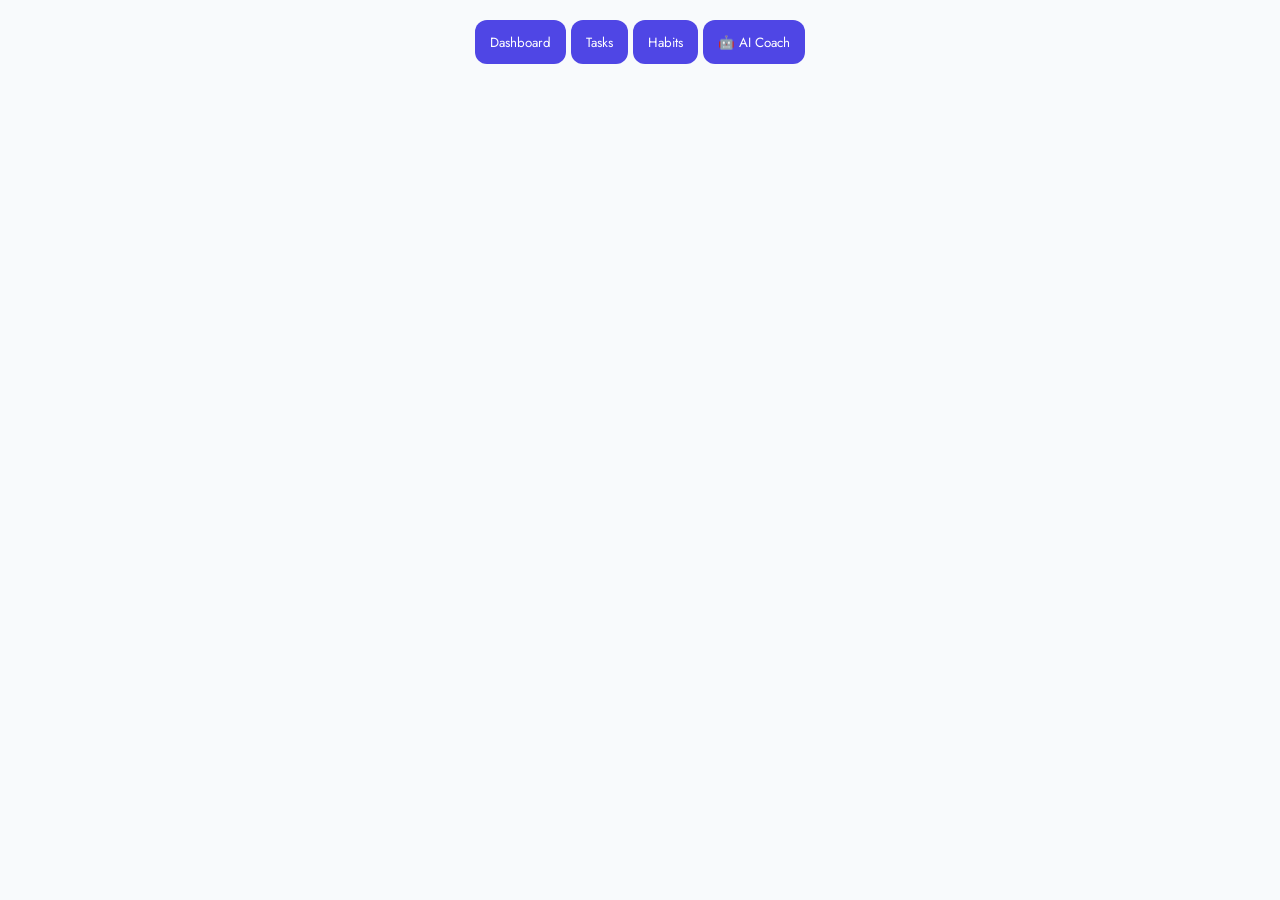
<file: www/ai-coach.html>
<!-- ===== AI STUDY COACH INTEGRATION GUIDE ===== -->
<!-- Add these script tags to your index.html BEFORE the closing </body> tag -->

<!-- AI Coach Core Modules -->
<script src="js/ai-coach/behaviorAnalyzer.js"></script>
<script src="js/ai-coach/weakSubjectDetector.js"></script>
<script src="js/ai-coach/productivityPredictor.js"></script>
<script src="js/ai-coach/examPreparationAdvisor.js"></script>
<script src="js/ai-coach/studyPatternAnalyzer.js"></script>
<script src="js/ai-coach/motivationGenerator.js"></script>
<script src="js/ai-coach/studyRecommendationEngine.js"></script>
<script src="js/ai-coach/aiCoachEngine.js"></script>
<script src="js/ai-coach/coachUIRenderer.js"></script>

<!-- Optional: Test Data Generator (for development only, remove in production) -->
<script src="js/ai-coach/testDataGenerator.js"></script>

<!-- Add this CSS link to your <head> section -->
<link rel="stylesheet" href="js/ai-coach/ai-coach.css">

<!-- ===== SAMPLE HTML STRUCTURE ===== -->
<!-- Add this to create an AI Coach dashboard page/tab -->

<!-- Option 1: As a separate tab in your navigation -->
<div class="tab-content" id="aiCoachTab" style="display: none;">
    <div id="aiCoachDashboard"></div>
</div>

<!-- Option 2: As a modal popup -->
<div id="aiCoachModal" class="modal" style="display: none;">
    <div class="modal-content">
        <span class="close-modal">&times;</span>
        <div id="aiCoachDashboard"></div>
    </div>
</div>

<!-- Option 3: As a dedicated page section -->
<section id="ai-coach-section" class="page-section">
    <div id="aiCoachDashboard"></div>
</section>

<!-- ===== EVENT DISPATCH INTEGRATION ===== -->
<!-- Add these event dispatches to your existing functions -->

<script>
// Example 1: After completing a focus session
function onFocusSessionComplete() {
    // Your existing code to save the focus session...
    
    // Trigger AI Coach update
    document.dispatchEvent(new Event('focusSessionCompleted'));
}

// Example 2: After completing a task
function markTaskAsComplete(taskId) {
    // Your existing code to mark task complete...
    
    // Trigger AI Coach update
    document.dispatchEvent(new Event('taskCompleted'));
}

// Example 3: After updating a habit
function updateHabit(habitId) {
    // Your existing code to update habit...
    
    // Trigger AI Coach update
    document.dispatchEvent(new Event('habitUpdated'));
}

// Example 4: After adding an exam
function addNewExam(examData) {
    // Your existing code to add exam...
    
    // Trigger AI Coach update
    document.dispatchEvent(new Event('examAdded'));
}

// Example 5: Show AI Coach dashboard when tab is clicked
document.getElementById('aiCoachTabButton').addEventListener('click', function() {
    // Show the AI Coach tab
    document.getElementById('aiCoachTab').style.display = 'block';
    
    // Render the dashboard (will use cached data if fresh)
    CoachUIRenderer.renderDashboard();
    
    // Optional: Force refresh
    // AICoachEngine.recalculateInsights('manual_refresh');
});
</script>

<!-- ===== QUICK START FOR TESTING ===== -->
<!-- Use these commands in the browser console to test -->

<script>
// Quick Test Commands (run in browser console after page loads)

// 1. Generate test data
// TestDataGenerator.generateAll();

// 2. View AI Coach data
// console.log(AICoachEngine.getCoachData());

// 3. Manually render dashboard
// CoachUIRenderer.renderDashboard();

// 4. Test with excellent student scenario
// TestDataGenerator.scenarios.excellentStudent();
// AICoachEngine.recalculateInsights();
// CoachUIRenderer.renderDashboard();

// 5. Clear all test data
// TestDataGenerator.clearAll();
</script>

<!-- ===== COMPLETE INTEGRATION EXAMPLE ===== -->
<!-- Full example showing complete integration -->

<!DOCTYPE html>
<html lang="en">
<head>
    <meta charset="UTF-8">
    <meta name="viewport" content="width=device-width, initial-scale=1.0">
    <title>Prodify - AI Study Coach</title>
    
    <!-- Your existing stylesheets -->
    <link rel="stylesheet" href="css/style.css">
    
    <!-- AI Coach CSS -->
    <link rel="stylesheet" href="js/ai-coach/ai-coach.css">
</head>
<body>
    <!-- Your existing navigation -->
    <nav>
        <button data-tab="dashboard">Dashboard</button>
        <button data-tab="tasks">Tasks</button>
        <button data-tab="habits">Habits</button>
        <button data-tab="ai-coach" id="aiCoachTabButton">🤖 AI Coach</button>
    </nav>
    
    <!-- Your existing tabs -->
    <div id="dashboard-tab" class="tab-content">
        <!-- Dashboard content -->
    </div>
    
    <div id="tasks-tab" class="tab-content" style="display: none;">
        <!-- Tasks content -->
    </div>
    
    <div id="habits-tab" class="tab-content" style="display: none;">
        <!-- Habits content -->
    </div>
    
    <!-- AI Coach Tab -->
    <div id="ai-coach-tab" class="tab-content" style="display: none;">
        <div id="aiCoachDashboard"></div>
    </div>
    
    <!-- Your existing scripts -->
    <script src="js/core/data.js"></script>
    <script src="js/core/ui.js"></script>
    <!-- ... other scripts ... -->
    
    <!-- AI Coach Scripts (load after core scripts) -->
    <script src="js/ai-coach/behaviorAnalyzer.js"></script>
    <script src="js/ai-coach/weakSubjectDetector.js"></script>
    <script src="js/ai-coach/productivityPredictor.js"></script>
    <script src="js/ai-coach/examPreparationAdvisor.js"></script>
    <script src="js/ai-coach/studyPatternAnalyzer.js"></script>
    <script src="js/ai-coach/motivationGenerator.js"></script>
    <script src="js/ai-coach/studyRecommendationEngine.js"></script>
    <script src="js/ai-coach/aiCoachEngine.js"></script>
    <script src="js/ai-coach/coachUIRenderer.js"></script>
    <script src="js/ai-coach/testDataGenerator.js"></script>
    
    <!-- Tab switching logic -->
    <script>
        // Handle tab switching
        document.querySelectorAll('[data-tab]').forEach(button => {
            button.addEventListener('click', function() {
                const tabName = this.getAttribute('data-tab');
                
                // Hide all tabs
                document.querySelectorAll('.tab-content').forEach(tab => {
                    tab.style.display = 'none';
                });
                
                // Show selected tab
                const selectedTab = document.getElementById(tabName + '-tab');
                if (selectedTab) {
                    selectedTab.style.display = 'block';
                    
                    // If AI Coach tab, render dashboard
                    if (tabName === 'ai-coach') {
                        CoachUIRenderer.renderDashboard();
                    }
                }
                
                // Update active button
                document.querySelectorAll('[data-tab]').forEach(btn => {
                    btn.classList.remove('active');
                });
                this.classList.add('active');
            });
        });
    </script>
</body>
</html>

<!-- ===== INTEGRATION CHECKLIST ===== -->
<!--
✅ Step 1: Add AI Coach CSS to <head>
✅ Step 2: Add AI Coach scripts before </body>
✅ Step 3: Create container <div id="aiCoachDashboard"></div>
✅ Step 4: Add event dispatches to existing functions
✅ Step 5: Add tab/button to navigate to AI Coach
✅ Step 6: Test with TestDataGenerator.generateAll()
✅ Step 7: Verify dashboard renders correctly
✅ Step 8: Remove testDataGenerator.js in production
-->

<!-- ===== CUSTOMIZATION OPTIONS ===== -->
<!--
1. Change cache duration:
   Edit CONFIG.CACHE_DURATION in aiCoachEngine.js

2. Modify analysis window:
   Edit CONFIG.ANALYSIS_WINDOW_DAYS in behaviorAnalyzer.js

3. Adjust recommendation count:
   Edit CONFIG.MAX_RECOMMENDATIONS in studyRecommendationEngine.js

4. Customize colors:
   Edit CONFIG.PRIORITY_COLORS in coachUIRenderer.js

5. Change auto-refresh interval:
   Edit CONFIG.CONFIG.REFRESH_INTERVAL in coachUIRenderer.js
-->
</file>
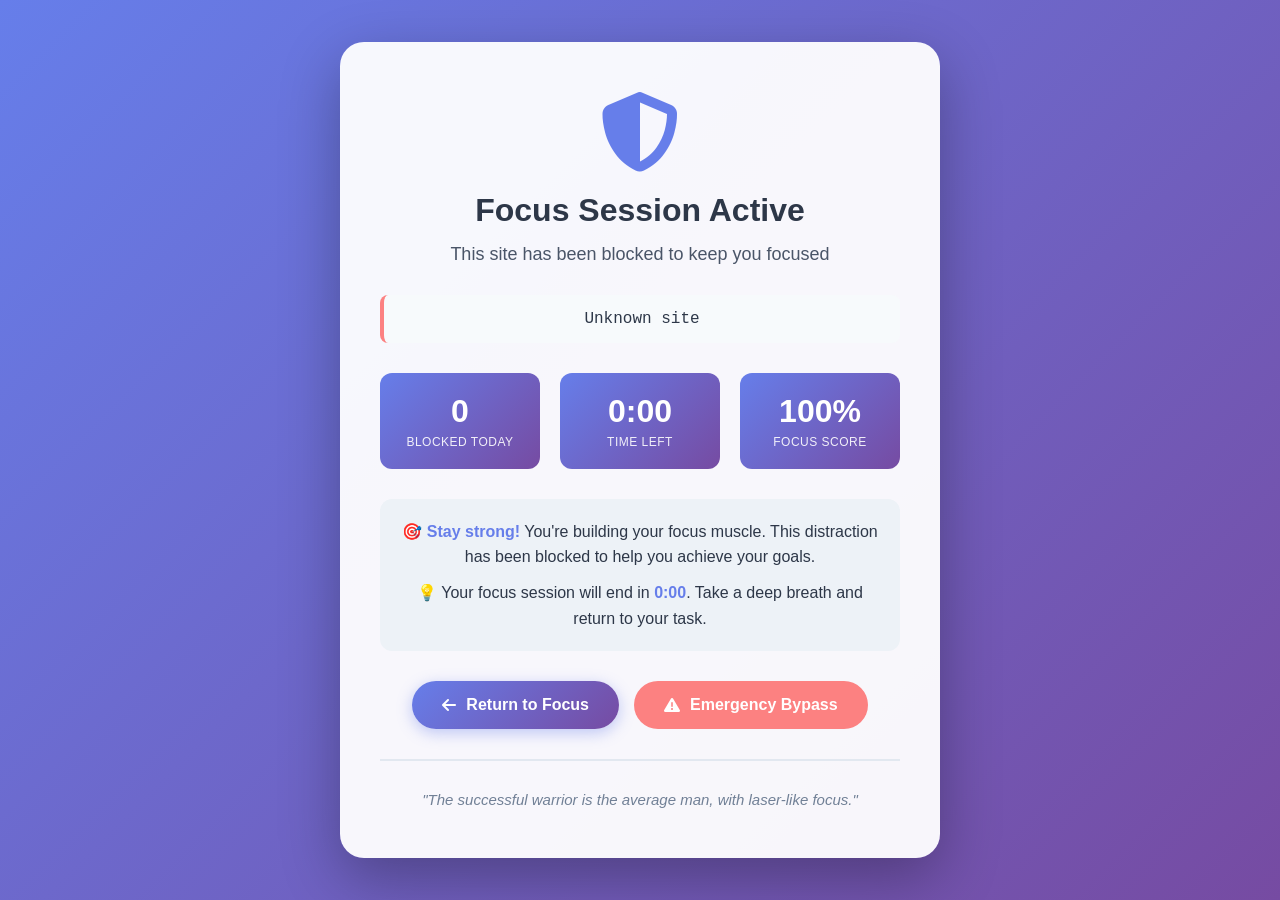
<file: www/focus-warning.html>
<!DOCTYPE html>
<html lang="en">
<head>
    <meta charset="UTF-8">
    <meta name="viewport" content="width=device-width, initial-scale=1.0">
    <title>Focus Session Active - Site Blocked</title>
    <link rel="stylesheet" href="https://cdnjs.cloudflare.com/ajax/libs/font-awesome/6.5.1/css/all.min.css">
    <style>
        * {
            margin: 0;
            padding: 0;
            box-sizing: border-box;
        }

        body {
            font-family: 'Segoe UI', Tahoma, Geneva, Verdana, sans-serif;
            background: linear-gradient(135deg, #667eea 0%, #764ba2 100%);
            min-height: 100vh;
            display: flex;
            align-items: center;
            justify-content: center;
            color: white;
            padding: 20px;
        }

        .warning-container {
            background: rgba(255, 255, 255, 0.95);
            border-radius: 24px;
            padding: 50px 40px;
            max-width: 600px;
            width: 100%;
            box-shadow: 0 20px 60px rgba(0, 0, 0, 0.3);
            text-align: center;
            animation: slideIn 0.4s ease-out;
        }

        @keyframes slideIn {
            from {
                opacity: 0;
                transform: translateY(-30px);
            }
            to {
                opacity: 1;
                transform: translateY(0);
            }
        }

        .shield-icon {
            font-size: 80px;
            color: #667eea;
            margin-bottom: 20px;
            animation: pulse 2s infinite;
        }

        @keyframes pulse {
            0%, 100% {
                transform: scale(1);
            }
            50% {
                transform: scale(1.05);
            }
        }

        h1 {
            color: #2d3748;
            font-size: 32px;
            margin-bottom: 15px;
            font-weight: 700;
        }

        .subtitle {
            color: #4a5568;
            font-size: 18px;
            margin-bottom: 30px;
        }

        .blocked-site {
            background: #f7fafc;
            border-left: 4px solid #fc8181;
            padding: 15px 20px;
            border-radius: 8px;
            margin: 25px 0;
            color: #2d3748;
            font-family: 'Courier New', monospace;
            font-size: 16px;
            word-break: break-all;
        }

        .stats-grid {
            display: grid;
            grid-template-columns: repeat(3, 1fr);
            gap: 20px;
            margin: 30px 0;
        }

        .stat-card {
            background: linear-gradient(135deg, #667eea 0%, #764ba2 100%);
            padding: 20px;
            border-radius: 12px;
            color: white;
        }

        .stat-value {
            font-size: 32px;
            font-weight: 700;
            display: block;
        }

        .stat-label {
            font-size: 12px;
            opacity: 0.9;
            text-transform: uppercase;
            letter-spacing: 0.5px;
            margin-top: 5px;
            display: block;
        }

        .message-box {
            background: #edf2f7;
            border-radius: 12px;
            padding: 20px;
            margin: 25px 0;
            color: #2d3748;
            line-height: 1.6;
        }

        .message-box strong {
            color: #667eea;
        }

        .actions {
            display: flex;
            gap: 15px;
            justify-content: center;
            margin-top: 30px;
        }

        button {
            padding: 15px 30px;
            border: none;
            border-radius: 50px;
            font-size: 16px;
            font-weight: 600;
            cursor: pointer;
            transition: all 0.3s ease;
            display: inline-flex;
            align-items: center;
            gap: 10px;
        }

        .btn-primary {
            background: linear-gradient(135deg, #667eea 0%, #764ba2 100%);
            color: white;
            box-shadow: 0 4px 15px rgba(102, 126, 234, 0.4);
        }

        .btn-primary:hover {
            transform: translateY(-2px);
            box-shadow: 0 6px 20px rgba(102, 126, 234, 0.6);
        }

        .btn-secondary {
            background: #e2e8f0;
            color: #4a5568;
        }

        .btn-secondary:hover {
            background: #cbd5e0;
        }

        .btn-danger {
            background: #fc8181;
            color: white;
        }

        .btn-danger:hover {
            background: #f56565;
        }

        .motivation-quote {
            margin-top: 30px;
            padding-top: 30px;
            border-top: 2px solid #e2e8f0;
            color: #718096;
            font-style: italic;
            font-size: 15px;
        }

        .timer {
            font-size: 48px;
            font-weight: 700;
            color: #667eea;
            margin: 20px 0;
        }

        @media (max-width: 640px) {
            .warning-container {
                padding: 30px 20px;
            }

            h1 {
                font-size: 24px;
            }

            .stats-grid {
                grid-template-columns: 1fr;
                gap: 10px;
            }

            .actions {
                flex-direction: column;
            }

            button {
                width: 100%;
            }
        }

        /* Loading animation */
        .loading {
            display: inline-block;
            width: 20px;
            height: 20px;
            border: 3px solid rgba(255,255,255,.3);
            border-radius: 50%;
            border-top-color: #fff;
            animation: spin 1s ease-in-out infinite;
        }

        @keyframes spin {
            to { transform: rotate(360deg); }
        }
    </style>
</head>
<body>
    <div class="warning-container">
        <i class="fa-solid fa-shield-halved shield-icon"></i>
        
        <h1>Focus Session Active</h1>
        <p class="subtitle">This site has been blocked to keep you focused</p>

        <div class="blocked-site" id="blockedUrl">
            Loading...
        </div>

        <div class="stats-grid">
            <div class="stat-card">
                <span class="stat-value" id="attempts">0</span>
                <span class="stat-label">Blocked Today</span>
            </div>
            <div class="stat-card">
                <span class="stat-value" id="timeRemaining">--:--</span>
                <span class="stat-label">Time Left</span>
            </div>
            <div class="stat-card">
                <span class="stat-value" id="focusScore">100%</span>
                <span class="stat-label">Focus Score</span>
            </div>
        </div>

        <div class="message-box">
            <p>🎯 <strong>Stay strong!</strong> You're building your focus muscle. This distraction has been blocked to help you achieve your goals.</p>
            <p style="margin-top: 10px;">💡 Your focus session will end in <strong id="timeRemainingText">loading...</strong>. Take a deep breath and return to your task.</p>
        </div>

        <div class="actions">
            <button class="btn-primary" onclick="returnToApp()">
                <i class="fa-solid fa-arrow-left"></i>
                Return to Focus
            </button>
            <button class="btn-danger" onclick="requestBypass()">
                <i class="fa-solid fa-triangle-exclamation"></i>
                Emergency Bypass
            </button>
        </div>

        <div class="motivation-quote" id="quote">
            "The ability to concentrate is a superpower."
        </div>
    </div>

    <script>
        // Motivational quotes
        const quotes = [
            "The ability to concentrate is a superpower.",
            "Focus is the gateway to thinking, doing, and achieving.",
            "Where focus goes, energy flows.",
            "Concentration is the secret of strength.",
            "The successful warrior is the average man, with laser-like focus.",
            "Your focus determines your reality.",
            "It's not about time, it's about focus.",
            "Productivity is never an accident. It is always the result of commitment to excellence and intelligent planning.",
            "The key to success is to focus our conscious mind on things we desire.",
            "One way to boost our will power and focus is to manage our distractions instead of letting them manage us."
        ];

        // Parse URL parameters
        const params = new URLSearchParams(window.location.search);
        const sessionId = params.get('sessionId');
        const attempts = params.get('attempts') || 0;
        const timeRemaining = parseInt(params.get('timeRemaining')) || 0;

        // Display blocked URL (referrer)
        const blockedUrl = document.referrer || 'Unknown site';
        document.getElementById('blockedUrl').textContent = extractDomain(blockedUrl);

        // Display stats
        document.getElementById('attempts').textContent = attempts;
        updateTimeDisplay(timeRemaining);

        // Calculate focus score
        const focusScore = Math.max(0, 100 - (attempts * 5));
        document.getElementById('focusScore').textContent = focusScore + '%';

        // Random motivational quote
        const randomQuote = quotes[Math.floor(Math.random() * quotes.length)];
        document.getElementById('quote').textContent = `"${randomQuote}"`;

        // Update timer
        let currentTime = timeRemaining;
        setInterval(() => {
            if (currentTime > 0) {
                currentTime--;
                updateTimeDisplay(currentTime);
            }
        }, 1000);

        function updateTimeDisplay(seconds) {
            const minutes = Math.floor(seconds / 60);
            const secs = seconds % 60;
            const display = `${minutes}:${secs.toString().padStart(2, '0')}`;
            
            document.getElementById('timeRemaining').textContent = display;
            document.getElementById('timeRemainingText').textContent = display;
        }

        function extractDomain(url) {
            try {
                const urlObj = new URL(url);
                return urlObj.hostname.replace('www.', '');
            } catch (e) {
                return url;
            }
        }

        function returnToApp() {
            // Return to the app's main page
            if (window.opener) {
                window.close();
            } else {
                // Navigate to app home
                window.location.href = 'index.html';
            }
        }

        function requestBypass() {
            const confirmed = confirm(
                '⚠️ EMERGENCY BYPASS REQUEST\n\n' +
                'This will give you 1 minute access and significantly reduce your focus score.\n\n' +
                'Are you sure this is truly urgent?'
            );

            if (confirmed) {
                // Store bypass request
                sessionStorage.setItem('bypassRequested', 'true');
                sessionStorage.setItem('bypassTime', Date.now());
                
                // Show loading state
                const btn = event.target.closest('button');
                btn.innerHTML = '<span class="loading"></span> Processing...';
                btn.disabled = true;

                // Redirect back after 1 second
                setTimeout(() => {
                    // Go back to previous page
                    if (document.referrer && document.referrer !== window.location.href) {
                        window.location.href = document.referrer;
                    } else {
                        returnToApp();
                    }
                }, 1000);
            }
        }

        // Prevent back navigation
        history.pushState(null, null, location.href);
        window.onpopstate = function () {
            history.go(1);
        };

        // Log page view for analytics
        console.log('🛡️ Focus warning page displayed:', {
            sessionId,
            attempts,
            timeRemaining,
            blocked: blockedUrl
        });
    </script>
</body>
</html>
</file>
<file: www/js/ai-coach/ai-coach.css>
/* ===== AI STUDY COACH STYLES ===== */
/* Modern, responsive styling for AI Coach dashboard with optimized performance */

/* Global Optimizations */
* {
    box-sizing: border-box;
}

/* Smooth scrolling for whole page */
html {
    scroll-behavior: smooth;
}

/* Dashboard Container */
.ai-coach-dashboard {
    max-width: 1100px;
    margin: 0 auto;
    padding: 0 0 20px 0;
    animation: fadeInUp 0.4s ease-out;
    will-change: opacity, transform;
}

/* Keyframe Animations */
@keyframes fadeInUp {
    from {
        opacity: 0;
        transform: translateY(20px);
    }
    to {
        opacity: 1;
        transform: translateY(0);
    }
}

@keyframes pulse {
    0%, 100% {
        opacity: 1;
    }
    50% {
        opacity: 0.5;
    }
}

@keyframes slideInRight {
    from {
        opacity: 0;
        transform: translateX(-20px);
    }
    to {
        opacity: 1;
        transform: translateX(0);
    }
}

/* Header */
.ai-coach-header {
    display: flex;
    align-items: center;
    justify-content: center;
    gap: 16px;
    margin-bottom: 30px;
    padding: 24px;
    background: linear-gradient(135deg, #667eea 0%, #764ba2 100%);
    border-radius: 16px;
    box-shadow: 0 10px 25px rgba(102, 126, 234, 0.3);
    animation: slideInRight 0.5s ease-out;
}

.ai-coach-header-icon {
    font-size: 2.5rem;
    color: white;
    animation: pulse 2s ease-in-out infinite;
}

.ai-coach-header-icon i {
    filter: drop-shadow(0 2px 4px rgba(0, 0, 0, 0.2));
}

.ai-coach-header-text {
    text-align: center;
}

.ai-coach-header-text h2 {
    font-size: 2rem;
    font-weight: 700;
    color: white;
    margin: 0 0 4px 0;
    text-shadow: 0 2px 4px rgba(0, 0, 0, 0.1);
}

.ai-coach-subtitle {
    font-size: 1rem;
    color: rgba(255, 255, 255, 0.9);
    margin: 0;
}

/* Grid Layout */
.ai-coach-grid {
    display: grid;
    grid-template-columns: repeat(auto-fit, minmax(280px, 1fr));
    gap: 14px;
    margin-bottom: 18px;
}

/* Staggered card animations */
.ai-coach-card:nth-child(1) { animation-delay: 0.1s; }
.ai-coach-card:nth-child(2) { animation-delay: 0.2s; }
.ai-coach-card:nth-child(3) { animation-delay: 0.3s; }
.ai-coach-card:nth-child(4) { animation-delay: 0.4s; }
.ai-coach-card:nth-child(5) { animation-delay: 0.5s; }
.ai-coach-card:nth-child(6) { animation-delay: 0.6s; }

/* Card Base */
.ai-coach-card {
    background: white;
    border-radius: 10px;
    box-shadow: 0 1px 3px rgba(0, 0, 0, 0.1);
    padding: 14px;
    transition: all 0.3s cubic-bezier(0.4, 0, 0.2, 1);
    animation: fadeInUp 0.5s ease-out backwards;
    position: relative;
    overflow: hidden;
}

.ai-coach-card::before {
    content: '';
    position: absolute;
    top: 0;
    left: 0;
    right: 0;
    height: 4px;
    background: linear-gradient(90deg, #3b82f6, #8b5cf6);
    transform: scaleX(0);
    transition: transform 0.3s ease;
}

.ai-coach-card:hover::before {
    transform: scaleX(1);
}

.ai-coach-card:hover {
    transform: translateY(-4px);
    box-shadow: 0 12px 24px rgba(0, 0, 0, 0.15);
}

/* Card Header */
.ai-coach-card-header {
    display: flex;
    justify-content: space-between;
    align-items: center;
    margin-bottom: 14px;
    padding-bottom: 10px;
    border-bottom: 2px solid #f3f4f6;
}

.ai-coach-card-header h3 {
    font-size: 1.25rem;
    font-weight: 600;
    color: #1f2937;
    margin: 0;
    display: flex;
    align-items: center;
    gap: 8px;
}

.ai-coach-card-header h3 i {
    color: #3b82f6;
    font-size: 1.1rem;
}

.ai-coach-badge {
    background: linear-gradient(135deg, #3b82f6 0%, #8b5cf6 100%);
    color: white;
    padding: 4px 12px;
    border-radius: 20px;
    font-size: 0.875rem;
    font-weight: 600;
    box-shadow: 0 2px 8px rgba(59, 130, 246, 0.3);
    animation: pulse 2s ease-in-out infinite;
}

.ai-coach-refresh-btn {
    background: #f3f4f6;
    border: none;
    padding: 8px 12px;
    border-radius: 8px;
    cursor: pointer;
    transition: all 0.2s ease;
    display: flex;
    align-items: center;
    justify-content: center;
}

.ai-coach-refresh-btn:hover {
    background: #e5e7eb;
    transform: scale(1.05);
}

.ai-coach-refresh-btn:active {
    transform: scale(0.95);
}

.ai-coach-refresh-btn i {
    transition: transform 0.3s ease;
    color: #1f2937;
    font-size: 14px;
}

.ai-coach-refresh-btn:hover i {
    transform: rotate(180deg);
    color: #111827;
}

/* Performance Summary */
.performance-summary {
    grid-column: span 2;
    background: linear-gradient(135deg, #f0f9ff 0%, #e0f2fe 100%);
    border: 2px solid #bae6fd;
}

.ai-coach-metrics-grid {
    display: grid;
    grid-template-columns: repeat(auto-fit, minmax(150px, 1fr));
    gap: 16px;
}

.ai-coach-metric {
    text-align: center;
    padding: 20px 16px;
    background: white;
    border-radius: 12px;
    transition: all 0.3s ease;
    cursor: pointer;
    position: relative;
    overflow: hidden;
    will-change: transform;
    transform: translateZ(0); /* GPU acceleration */
    -webkit-backface-visibility: hidden;
    backface-visibility: hidden;
}

.ai-coach-metric::before {
    content: '';
    position: absolute;
    top: 0;
    left: 0;
    right: 0;
    bottom: 0;
    background: linear-gradient(135deg, rgba(59, 130, 246, 0.1), rgba(139, 92, 246, 0.1));
    opacity: 0;
    transition: opacity 0.3s ease;
}

.ai-coach-metric:hover::before {
    opacity: 1;
}

.ai-coach-metric:hover {
    transform: translateY(-4px) translateZ(0);
    box-shadow: 0 8px 16px rgba(0, 0, 0, 0.1);
}

.ai-coach-metric-icon {
    font-size: 2rem;
    margin-bottom: 12px;
    color: #3b82f6;
    transition: transform 0.3s ease;
}

.ai-coach-metric:hover .ai-coach-metric-icon {
    transform: scale(1.2);
}

.ai-coach-metric-icon i {
    filter: drop-shadow(0 2px 4px rgba(59, 130, 246, 0.3));
}

.ai-coach-metric-value {
    font-size: 1.875rem;
    font-weight: 700;
    color: #1f2937;
    margin-bottom: 4px;
    background: linear-gradient(135deg, #1f2937 0%, #3b82f6 100%);
    -webkit-background-clip: text;
    -webkit-text-fill-color: transparent;
    background-clip: text;
}

.ai-coach-metric-label {
    font-size: 0.875rem;
    color: #6b7280;
    font-weight: 500;
    text-transform: uppercase;
    letter-spacing: 0.5px;
}

/* Recommendations */
.ai-coach-recommendations-list {
    display: flex;
    flex-direction: column;
    gap: 16px;
}

.ai-coach-recommendation {
    display: flex;
    gap: 16px;
    padding: 16px;
    background: #f9fafb;
    border-radius: 10px;
    border-left: 4px solid #3b82f6;
    transition: all 0.3s ease;
    position: relative;
    overflow: hidden;
}

.ai-coach-recommendation::after {
    content: '';
    position: absolute;
    top: 0;
    right: 0;
    bottom: 0;
    width: 4px;
    background: linear-gradient(180deg, #3b82f6, #8b5cf6);
    transform: scaleY(0);
    transition: transform 0.3s ease;
}

.ai-coach-recommendation:hover::after {
    transform: scaleY(1);
}

.ai-coach-recommendation[data-priority="critical"] {
    border-left-color: #ef4444;
    background: linear-gradient(135deg, #fef2f2 0%, #fee2e2 100%);
    animation: pulse 2s ease-in-out infinite;
}

.ai-coach-recommendation[data-priority="high"] {
    border-left-color: #f59e0b;
    background: linear-gradient(135deg, #fffbeb 0%, #fef3c7 100%);
}

.ai-coach-recommendation[data-priority="medium"] {
    border-left-color: #3b82f6;
}

.ai-coach-recommendation[data-priority="low"] {
    border-left-color: #10b981;
    background: linear-gradient(135deg, #f0fdf4 0%, #dcfce7 100%);
}

.ai-coach-recommendation:hover {
    transform: translateX(4px);
    box-shadow: 0 4px 12px rgba(0, 0, 0, 0.1);
}

.ai-coach-rec-icon {
    font-size: 2rem;
    flex-shrink: 0;
    filter: drop-shadow(0 2px 4px rgba(0, 0, 0, 0.1));
}

.ai-coach-rec-content {
    flex: 1;
}

.ai-coach-rec-header {
    display: flex;
    justify-content: space-between;
    align-items: flex-start;
    gap: 12px;
    margin-bottom: 8px;
}

.ai-coach-rec-header h4 {
    font-size: 1rem;
    font-weight: 600;
    color: #1f2937;
    margin: 0;
}

.ai-coach-priority-badge {
    padding: 4px 10px;
    border-radius: 12px;
    font-size: 0.75rem;
    font-weight: 600;
    color: white;
    text-transform: uppercase;
    flex-shrink: 0;
}

.ai-coach-rec-message {
    font-size: 0.875rem;
    color: #4b5563;
    margin-bottom: 8px;
}

.ai-coach-rec-action {
    font-size: 0.875rem;
    color: #6b7280;
}

/* Predictions */
.ai-coach-prediction-group {
    display: flex;
    flex-direction: column;
    gap: 20px;
}

.ai-coach-prediction {
    display: flex;
    gap: 16px;
    padding: 16px;
    background: #f9fafb;
    border-radius: 8px;
}

.ai-coach-pred-icon {
    font-size: 2rem;
    flex-shrink: 0;
}

.ai-coach-pred-content {
    flex: 1;
}

.ai-coach-pred-content h4 {
    font-size: 0.875rem;
    font-weight: 600;
    color: #6b7280;
    margin-bottom: 8px;
    text-transform: uppercase;
}

.ai-coach-pred-value {
    font-size: 1.5rem;
    font-weight: 700;
    color: #3b82f6;
    margin-bottom: 8px;
}

.ai-coach-pred-detail {
    font-size: 0.875rem;
    color: #4b5563;
    margin-bottom: 8px;
}

.ai-coach-confidence {
    margin-top: 8px;
}

.ai-coach-confidence-badge {
    display: inline-block;
    padding: 4px 12px;
    border-radius: 12px;
    font-size: 0.75rem;
    font-weight: 600;
}

.confidence-high {
    background: #d1fae5;
    color: #065f46;
}

.confidence-medium {
    background: #dbeafe;
    color: #1e40af;
}

.confidence-low {
    background: #fef3c7;
    color: #92400e;
}

/* Patterns */
.ai-coach-pattern-list {
    display: flex;
    flex-direction: column;
    gap: 16px;
}

.ai-coach-pattern {
    display: flex;
    gap: 16px;
    padding: 16px;
    background: #f9fafb;
    border-radius: 8px;
}

.ai-coach-pattern-icon {
    font-size: 1.5rem;
    flex-shrink: 0;
}

.ai-coach-pattern-content {
    flex: 1;
}

.ai-coach-pattern-content h4 {
    font-size: 0.875rem;
    font-weight: 600;
    color: #6b7280;
    margin-bottom: 4px;
    text-transform: uppercase;
}

.ai-coach-pattern-value {
    font-size: 1.125rem;
    font-weight: 700;
    color: #1f2937;
    margin-bottom: 8px;
}

.ai-coach-pattern-detail {
    font-size: 0.875rem;
    color: #4b5563;
    margin-bottom: 8px;
}

.ai-coach-pattern-rec {
    font-size: 0.875rem;
    color: #6b7280;
    padding: 8px 12px;
    background: white;
    border-radius: 6px;
    border-left: 3px solid #3b82f6;
}

/* Weak Subjects */
.ai-coach-weak-subjects-list {
    display: flex;
    flex-direction: column;
    gap: 16px;
}

.ai-coach-weak-subject {
    padding: 16px;
    background: #f9fafb;
    border-radius: 8px;
}

.ai-coach-ws-header {
    display: flex;
    justify-content: space-between;
    align-items: center;
    margin-bottom: 12px;
}

.ai-coach-ws-name {
    font-size: 1rem;
    font-weight: 600;
    color: #1f2937;
    padding-left: 12px;
}

.ai-coach-ws-stats {
    display: flex;
    gap: 16px;
    margin-bottom: 12px;
}

.ai-coach-ws-stat {
    flex: 1;
    text-align: center;
    padding: 8px;
    background: white;
    border-radius: 6px;
}

.ai-coach-ws-label {
    display: block;
    font-size: 0.75rem;
    color: #6b7280;
    margin-bottom: 4px;
}

.ai-coach-ws-value {
    display: block;
    font-size: 1rem;
    font-weight: 700;
    color: #1f2937;
}

.ai-coach-ws-value.deficit {
    color: #ef4444;
}

.ai-coach-ws-progress {
    display: flex;
    align-items: center;
    gap: 12px;
}

.ai-coach-progress-bar {
    flex: 1;
    height: 8px;
    background: #e5e7eb;
    border-radius: 4px;
    overflow: hidden;
}

.ai-coach-progress-fill {
    height: 100%;
    border-radius: 4px;
    transition: width 0.3s;
}

.ai-coach-ws-percentage {
    font-size: 0.875rem;
    font-weight: 600;
    color: #6b7280;
}

/* Motivation */
.motivation-card {
    background: linear-gradient(135deg, #667eea 0%, #764ba2 100%);
    color: white;
}

.motivation-card .ai-coach-card-header h3 {
    color: white;
}

.ai-coach-motivation-list {
    display: flex;
    flex-direction: column;
    gap: 12px;
}

.ai-coach-motivation-message {
    display: flex;
    align-items: center;
    gap: 12px;
    padding: 12px;
    background: rgba(255, 255, 255, 0.2);
    border-radius: 8px;
    backdrop-filter: blur(10px);
}

.ai-coach-msg-icon {
    font-size: 1.5rem;
    flex-shrink: 0;
}

.ai-coach-msg-text {
    font-size: 0.875rem;
    line-height: 1.5;
    margin: 0;
}

/* Exam Preparation */
.ai-coach-exams-list {
    display: flex;
    flex-direction: column;
    gap: 16px;
}

.ai-coach-exam {
    padding: 16px;
    background: #f9fafb;
    border-radius: 8px;
    border-left: 4px solid #3b82f6;
}

.ai-coach-exam.urgent {
    border-left-color: #ef4444;
    background: #fef2f2;
}

.ai-coach-exam.high {
    border-left-color: #f59e0b;
    background: #fffbeb;
}

.ai-coach-exam-header {
    display: flex;
    justify-content: space-between;
    align-items: center;
    margin-bottom: 8px;
}

.ai-coach-exam-header h4 {
    font-size: 1rem;
    font-weight: 600;
    color: #1f2937;
    margin: 0;
}

.ai-coach-exam-countdown {
    padding: 4px 12px;
    background: #3b82f6;
    color: white;
    border-radius: 12px;
    font-size: 0.75rem;
    font-weight: 700;
}

.ai-coach-exam.urgent .ai-coach-exam-countdown {
    background: #ef4444;
}

.ai-coach-exam.high .ai-coach-exam-countdown {
    background: #f59e0b;
}

.ai-coach-exam-subject {
    font-size: 0.875rem;
    color: #6b7280;
    margin-bottom: 12px;
}

.ai-coach-exam-strategy {
    font-size: 0.875rem;
    color: #4b5563;
    margin-bottom: 12px;
}

.ai-coach-exam-readiness {
    display: flex;
    align-items: center;
    gap: 12px;
    margin-bottom: 12px;
}

.ai-coach-readiness-label {
    font-size: 0.75rem;
    font-weight: 600;
    color: #6b7280;
}

.ai-coach-readiness-bar {
    flex: 1;
    height: 8px;
    background: #e5e7eb;
    border-radius: 4px;
    overflow: hidden;
}

.ai-coach-readiness-fill {
    height: 100%;
    border-radius: 4px;
    transition: width 0.3s;
}

.ai-coach-readiness-score {
    font-size: 0.75rem;
    font-weight: 600;
    text-transform: uppercase;
}

.ai-coach-exam-tips {
    list-style: none;
    padding: 0;
    margin: 0;
}

.ai-coach-exam-tips li {
    font-size: 0.875rem;
    color: #4b5563;
    padding-left: 20px;
    position: relative;
    margin-bottom: 4px;
}

.ai-coach-exam-tips li:before {
    content: "•";
    position: absolute;
    left: 8px;
    color: #3b82f6;
}

/* Empty State */
.ai-coach-empty {
    text-align: center;
    padding: 40px 20px;
    color: #9ca3af;
}

.ai-coach-empty i {
    font-size: 3rem;
    margin-bottom: 16px;
    display: block;
    color: #10b981;
    animation: pulse 2s ease-in-out infinite;
}

.ai-coach-empty p {
    font-size: 0.875rem;
    margin: 0;
    font-weight: 500;
}

/* Loading State */
.ai-coach-loading {
    text-align: center;
    padding: 60px 20px;
    color: #6b7280;
}

.ai-coach-loading i {
    font-size: 2.5rem;
    margin-bottom: 16px;
    display: block;
    color: #3b82f6;
    animation: spin 1s linear infinite;
}

@keyframes spin {
    from {
        transform: rotate(0deg);
    }
    to {
        transform: rotate(360deg);
    }
}

.ai-coach-loading p {
    font-size: 1rem;
    margin: 0;
    animation: pulse 1.5s ease-in-out infinite;
}

/* Skeleton Loading */
.ai-coach-skeleton {
    background: linear-gradient(90deg, #f3f4f6 25%, #e5e7eb 50%, #f3f4f6 75%);
    background-size: 200% 100%;
    animation: shimmer 1.5s infinite;
    border-radius: 8px;
}

@keyframes shimmer {
    0% {
        background-position: 200% 0;
    }
    100% {
        background-position: -200% 0;
    }
}

.ai-coach-skeleton-card {
    padding: 20px;
    background: white;
    border-radius: 12px;
    box-shadow: 0 1px 3px rgba(0, 0, 0, 0.1);
}

.ai-coach-skeleton-header {
    height: 24px;
    width: 60%;
    margin-bottom: 16px;
}

.ai-coach-skeleton-text {
    height: 16px;
    margin-bottom: 12px;
}

.ai-coach-skeleton-text:last-child {
    width: 80%;
}

/* Footer */
.ai-coach-footer {
    text-align: center;
    padding: 20px;
    border-top: 1px solid #e5e7eb;
    margin-top: 20px;
    background: linear-gradient(135deg, #f9fafb 0%, #ffffff 100%);
    border-radius: 12px;
}

.ai-coach-updated {
    font-size: 0.75rem;
    color: #9ca3af;
    margin: 0;
    display: flex;
    align-items: center;
    justify-content: center;
    gap: 8px;
}

.ai-coach-updated::before {
    content: '\f017';
    font-family: 'Font Awesome 6 Free';
    font-weight: 900;
    color: #3b82f6;
}

/* Responsive Design */
@media (max-width: 1024px) {
    .ai-coach-grid {
        grid-template-columns: repeat(auto-fit, minmax(300px, 1fr));
    }
    
    .performance-summary {
        grid-column: span 1;
    }
}

@media (max-width: 768px) {
    .ai-coach-dashboard {
        padding: 16px;
    }
    
    .ai-coach-header {
        flex-direction: column;
        padding: 20px;
    }
    
    .ai-coach-header-icon {
        font-size: 2rem;
    }
    
    .ai-coach-header-text h2 {
        font-size: 1.5rem;
    }
    
    .ai-coach-grid {
        grid-template-columns: 1fr;
        gap: 16px;
    }
    
    .performance-summary {
        grid-column: span 1;
    }
    
    .ai-coach-metrics-grid {
        grid-template-columns: repeat(2, 1fr);
        gap: 12px;
    }
    
    .ai-coach-metric {
        padding: 16px 12px;
    }
    
    .ai-coach-metric-value {
        font-size: 1.5rem;
    }
    
    .ai-coach-ws-stats {
        flex-direction: column;
        gap: 8px;
    }
    
    .ai-coach-card {
        padding: 16px;
    }
    
    .ai-coach-card-header h3 {
        font-size: 1.125rem;
    }
}

@media (max-width: 480px) {
    .ai-coach-metrics-grid {
        grid-template-columns: 1fr;
    }
    
    .ai-coach-recommendation,
    .ai-coach-prediction,
    .ai-coach-pattern {
        flex-direction: column;
        text-align: center;
    }
    
    .ai-coach-rec-icon,
    .ai-coach-pred-icon,
    .ai-coach-pattern-icon {
        margin: 0 auto 12px;
    }
}

/* Dark Mode Support (optional) */
@media (prefers-color-scheme: dark) {
    .ai-coach-dashboard {
        background: #0f172a;
    }
    
    .ai-coach-header {
        background: linear-gradient(135deg, #1e293b 0%, #334155 100%);
        box-shadow: 0 10px 25px rgba(0, 0, 0, 0.5);
    }
    
    .ai-coach-card {
        background: #1e293b;
        box-shadow: 0 1px 3px rgba(0, 0, 0, 0.3);
    }
    
    .ai-coach-card:hover {
        box-shadow: 0 12px 24px rgba(0, 0, 0, 0.4);
    }
    
    .ai-coach-card-header {
        border-bottom-color: #334155;
    }
    
    .ai-coach-card-header h3,
    .ai-coach-metric-value,
    .ai-coach-pattern-value,
    .ai-coach-rec-header h4,
    .ai-coach-ws-name,
    .ai-coach-exam-header h4 {
        color: #f1f5f9;
    }
    
    .ai-coach-metric,
    .ai-coach-recommendation,
    .ai-coach-prediction,
    .ai-coach-pattern,
    .ai-coach-weak-subject,
    .ai-coach-exam {
        background: #334155;
    }
    
    .ai-coach-ws-stat {
        background: #1e293b;
    }
    
    .ai-coach-subtitle,
    .ai-coach-metric-label,
    .ai-coach-rec-message,
    .ai-coach-pred-detail,
    .ai-coach-pattern-detail {
        color: #cbd5e1;
    }
    
    .ai-coach-footer {
        background: #1e293b;
        border-top-color: #334155;
    }
    
    .performance-summary {
        background: linear-gradient(135deg, #1e3a5f 0%, #1e293b 100%);
        border-color: #334155;
    }
    
    .ai-coach-metric {
        background: #1e293b;
    }
    
    .ai-coach-loading,
    .ai-coach-empty {
        color: #cbd5e1;
    }
}

/* Accessibility Improvements */
.ai-coach-card:focus,
.ai-coach-metric:focus,
.ai-coach-refresh-btn:focus {
    outline: 3px solid #3b82f6;
    outline-offset: 2px;
}

.ai-coach-card:focus-visible,
.ai-coach-metric:focus-visible,
.ai-coach-refresh-btn:focus-visible {
    outline: 3px solid #3b82f6;
    outline-offset: 2px;
}

/* Remove outline for mouse users */
.ai-coach-card:focus:not(:focus-visible),
.ai-coach-metric:focus:not(:focus-visible),
.ai-coach-refresh-btn:focus:not(:focus-visible) {
    outline: none;
}

/* Keyboard navigation support */
.ai-coach-metric:focus {
    transform: translateY(-4px) translateZ(0);
    box-shadow: 0 8px 16px rgba(0, 0, 0, 0.1);
}

/* Screen reader only content */
.sr-only {
    position: absolute;
    width: 1px;
    height: 1px;
    padding: 0;
    margin: -1px;
    overflow: hidden;
    clip: rect(0, 0, 0, 0);
    white-space: nowrap;
    border-width: 0;
}

/* Reduced Motion Support */
@media (prefers-reduced-motion: reduce) {
    *,
    *::before,
    *::after {
        animation-duration: 0.01ms !important;
        animation-iteration-count: 1 !important;
        transition-duration: 0.01ms !important;
    }
}

/* Print Styles */
@media print {
    .ai-coach-header {
        background: white;
        color: black;
        box-shadow: none;
    }
    
    .ai-coach-card {
        break-inside: avoid;
        box-shadow: none;
        border: 1px solid #e5e7eb;
    }
    
    .ai-coach-refresh-btn {
        display: none;
    }
}

/* High Contrast Mode */
@media (prefers-contrast: high) {
    .ai-coach-card {
        border: 2px solid currentColor;
    }
    
    .ai-coach-badge {
        border: 1px solid white;
    }
}
</file>
<file: www/css/style.css>
@import url('https://fonts.googleapis.com/css2?family=Jost:wght@400;500;600;700&display=swap');

* {
    margin: 0;
    padding: 0;
    box-sizing: border-box;
    -webkit-tap-highlight-color: transparent;
    -webkit-touch-callout: none;
}

/* Remove blue focus outlines globally — use accent-based ring instead */
*:focus {
    outline: none;
}

*:focus-visible {
    outline: 2px solid var(--accent-color);
    outline-offset: 0;
}

body,
input,
button,
select,
textarea,
.fc {
    font-family: 'Jost', sans-serif;
}

/* ===== Animations ===== */
@keyframes fadeIn {
    from {
        opacity: 0;
        transform: translateY(-10px);
    }

    to {
        opacity: 1;
        transform: translateY(0);
    }
}

/* Smooth section reveal utility used when content first appears */
.fade-section {
    opacity: 0;
    transform: translateY(8px);
    transition: opacity 0.22s ease-out, transform 0.22s ease-out;
}

.fade-section.is-visible {
    opacity: 1;
    transform: translateY(0);
}

@keyframes slideOut {
    from {
        opacity: 1;
        transform: translateX(0);
    }

    to {
        opacity: 0;
        transform: translateX(100%);
    }
}

@keyframes slideInHabit {
    from {
        opacity: 0;
        transform: translateX(-10px);
    }

    to {
        opacity: 1;
        transform: translateX(0);
    }
}

@keyframes bounce {

    0%,
    100% {
        transform: translateY(0);
    }

    25% {
        transform: translateY(-10px);
    }

    50% {
        transform: translateY(-5px);
    }

    75% {
        transform: translateY(-7px);
    }
}

@keyframes spin {
    from {
        transform: rotate(0deg);
    }

    to {
        transform: rotate(360deg);
    }
}

@keyframes buttonPress {
    0% {
        transform: scale(1);
    }

    50% {
        transform: scale(0.95);
    }

    100% {
        transform: scale(1);
    }
}

/* ===== Theme Variables ===== */

/* ── Dark Theme (default) ── */
:root {
    /* Background */
    --bg-gradient: #0a0f1e;
    --glass-bg: #0f172a;
    --card-bg: #111827;
    --input-bg: #0f172a;

    /* Text */
    --text-color: #f1f5f9;
    --text-secondary: #94a3b8;
    --text-rgb: 148, 163, 184;

    /* Accent – Royal Indigo (Default) */
    --accent-color: #4F46E5;
    --accent-rgb: 79, 70, 229;
    --accent-hover: #4338CA;
    --accent-light: rgba(79, 70, 229, 0.10);
    --accent-muted: rgba(79, 70, 229, 0.06);
    --accent-surface: rgba(79, 70, 229, 0.06);
    --accent-surface-hover: rgba(79, 70, 229, 0.10);
    --accent-border: rgba(79, 70, 229, 0.20);
    --progress-track: rgba(79, 70, 229, 0.15);

    /* Borders */
    --surface-border: rgba(148, 163, 184, 0.12);
    --border-color: rgba(148, 163, 184, 0.15);

    /* Semantic */
    --danger-color: #ef4444;
    --warning-color: #eab308;
    --success-color: #10b981;

    /* Shadows & Glow */
    --shadow-sm: 0 1px 3px rgba(0, 0, 0, 0.3);
    --shadow-md: 0 4px 12px rgba(0, 0, 0, 0.4);
    --shadow-lg: 0 8px 32px rgba(0, 0, 0, 0.5);
    --accent-glow: 0 0 20px rgba(var(--accent-rgb), 0.25);
    --focus-ring: 0 0 0 2px rgba(var(--accent-rgb), 0.25);

    /* Hover */
    --hover-bg: rgba(var(--accent-rgb), 0.08);
    --hover-overlay: rgba(255, 255, 255, 0.06);

    /* Spinner */
    --spinner-border: rgba(255, 255, 255, 0.3);
    --spinner-active: #ffffff;

    /* Radii */
    --radius-card: 14px;
    --radius-input: 12px;
    --radius-button: 12px;
    --radius-chip: 999px;

    /* Transition speed */
    --transition-fast: 0.15s ease;
    --transition-normal: 0.25s ease;
}

/* ── Light Theme ── */
body.light {
    /* Background */
    --bg-gradient: #f8fafc;
    --glass-bg: #ffffff;
    --card-bg: #ffffff;
    --input-bg: #ffffff;

    /* Text */
    --text-color: #0f172a;
    --text-secondary: #64748b;
    --text-rgb: 100, 116, 139;

    /* Accent – Royal Indigo (Default) */
    --accent-color: #4F46E5;
    --accent-rgb: 79, 70, 229;
    --accent-hover: #4338CA;
    --accent-light: rgba(79, 70, 229, 0.08);
    --accent-muted: rgba(79, 70, 229, 0.04);
    --accent-surface: #f5f3ff;
    --accent-surface-hover: #ede9fe;
    --accent-border: #c7d2fe;
    --progress-track: #e5e7eb;

    /* Borders */
    --surface-border: rgba(148, 163, 184, 0.20);
    --border-color: #e2e8f0;

    /* Shadows & Glow */
    --shadow-sm: 0 1px 3px rgba(0, 0, 0, 0.05);
    --shadow-md: 0 4px 12px rgba(0, 0, 0, 0.08);
    --shadow-lg: 0 8px 32px rgba(0, 0, 0, 0.12);
    --accent-glow: none;
    --focus-ring: 0 0 0 2px var(--accent-light);

    /* Hover */
    --hover-bg: var(--accent-muted);
    --hover-overlay: rgba(0, 0, 0, 0.03);

    /* Spinner */
    --spinner-border: var(--accent-light);
    --spinner-active: var(--accent-color);
}

/* ── Theme Transition ── */
body,
.container,
.auth-box,
.task-stats,
.tabs-nav,
.task-stats__card,
.tabs-sidebar,
.grid-box,
.empty-state,
.task-options,
.header,
.tab-bar,
.tab-item,
.card,
.home-card,
.home-score,
.app,
.badge-item,
.level-card,
.menu-pill,
.mood-btn,
.setting-section,
.setting-row,
.toggle-header,
.toggle-content,
textarea,
input,
select,
button,
li,
a,
span,
h1,
h2,
h3,
h4,
p,
label {
    transition: background-color 0.3s ease,
        color 0.3s ease,
        border-color 0.3s ease,
        box-shadow 0.3s ease;
}

/* ===== Layout ===== */
body {
    min-height: 100vh;
    min-height: -webkit-fill-available;
    /* iOS fix */
    display: flex;
    justify-content: center;
    align-items: center;
    background: var(--bg-gradient);
    color: var(--text-color);
    transition: background-color 0.3s ease, color 0.3s ease;
    padding: 20px;
    /* Safe area insets for notched iPhones & Android */
    padding-top: max(20px, env(safe-area-inset-top));
    padding-bottom: max(20px, env(safe-area-inset-bottom));
    padding-left: max(20px, env(safe-area-inset-left));
    padding-right: max(20px, env(safe-area-inset-right));
}

.container {
    width: 100%;
    max-width: 420px;
    padding: 24px 30px 40px;
    /* Reduced top padding to alleviate double scrolling */
    border-radius: var(--radius-card);
    background: var(--glass-bg);
    box-shadow: var(--shadow-md);
    border: 1px solid var(--surface-border);
    transition: background-color 0.3s ease, box-shadow 0.3s ease, border-color 0.3s ease;
}

@media (min-width: 900px) {
    body {
        align-items: flex-start;
    }

    .container {
        width: min(1120px, calc(100vw - 40px));
        max-width: 1120px;
        min-height: calc(100vh - 40px);
    }

    .tabs-wrapper,
    .tabs-track,
    .tab-content.active {
        min-height: 0;
    }
}



/* ===== Auth Section ===== */

/* -- Entrance Animations -- */
@keyframes authFadeSlideUp {
    from {
        opacity: 0;
        transform: translateY(24px);
    }

    to {
        opacity: 1;
        transform: translateY(0);
    }
}

@keyframes authOrbFloat {

    0%,
    100% {
        transform: translate(0, 0) scale(1);
    }

    33% {
        transform: translate(30px, -20px) scale(1.05);
    }

    66% {
        transform: translate(-20px, 15px) scale(0.95);
    }
}

@keyframes authLogoPulse {

    0%,
    100% {
        box-shadow: 0 0 0 0 rgba(var(--accent-rgb), 0.4);
    }

    50% {
        box-shadow: 0 0 0 12px rgba(var(--accent-rgb), 0);
    }
}

@keyframes authShimmer {
    0% {
        background-position: -200% center;
    }

    100% {
        background-position: 200% center;
    }
}

/* Stagger delays */
.auth-stagger-1 {
    animation: authFadeSlideUp 0.6s cubic-bezier(0.22, 1, 0.36, 1) 0.1s both;
}

.auth-stagger-2 {
    animation: authFadeSlideUp 0.6s cubic-bezier(0.22, 1, 0.36, 1) 0.2s both;
}

.auth-stagger-3 {
    animation: authFadeSlideUp 0.6s cubic-bezier(0.22, 1, 0.36, 1) 0.35s both;
}

.auth-stagger-4 {
    animation: authFadeSlideUp 0.6s cubic-bezier(0.22, 1, 0.36, 1) 0.45s both;
}

.auth-stagger-5 {
    animation: authFadeSlideUp 0.6s cubic-bezier(0.22, 1, 0.36, 1) 0.55s both;
}

.auth-stagger-6 {
    animation: authFadeSlideUp 0.6s cubic-bezier(0.22, 1, 0.36, 1) 0.65s both;
}

/* -- Container -- */
.auth-container {
    display: flex !important;
    justify-content: center !important;
    align-items: center !important;
    min-height: 100vh;
    min-height: 100dvh;
    padding: 0 !important;
    overflow-y: auto;
    overflow-x: hidden;
    box-sizing: border-box;
    position: fixed !important;
    top: 0;
    left: 0;
    width: 100%;
    height: 100%;
    z-index: 9999;
    background: var(--bg-gradient);
}

/* Hidden state for auth container */
.auth-container.auth-hidden {
    display: none !important;
    visibility: hidden !important;
    opacity: 0 !important;
    pointer-events: none !important;
}

/* -- Animated Background Orbs -- */
.auth-orb {
    position: absolute;
    border-radius: 50%;
    filter: blur(80px);
    opacity: 0.35;
    pointer-events: none;
    z-index: 0;
    animation: authOrbFloat 8s ease-in-out infinite;
    will-change: transform;
}

.auth-orb--1 {
    width: 260px;
    height: 260px;
    background: radial-gradient(circle, rgba(var(--accent-rgb), 0.6), transparent 70%);
    top: -60px;
    left: -40px;
    animation-delay: 0s;
}

.auth-orb--2 {
    width: 200px;
    height: 200px;
    background: radial-gradient(circle, rgba(124, 58, 237, 0.5), transparent 70%);
    bottom: -30px;
    right: -30px;
    animation-delay: -3s;
}

.auth-orb--3 {
    width: 150px;
    height: 150px;
    background: radial-gradient(circle, rgba(16, 185, 129, 0.35), transparent 70%);
    top: 40%;
    right: 10%;
    animation-delay: -5s;
}

body.light .auth-orb {
    opacity: 0.2;
    filter: blur(100px);
}

/* -- Logo / Brand Area -- */
.auth-logo {
    display: flex;
    justify-content: center;
    margin-bottom: 20px;
}

.auth-logo__ring {
    width: 72px;
    height: 72px;
    border-radius: 50%;
    background: linear-gradient(135deg, var(--accent-color), #7c3aed);
    display: flex;
    align-items: center;
    justify-content: center;
    font-size: 28px;
    color: #fff;
    position: relative;
    animation: authLogoPulse 2.5s ease-in-out infinite;
    box-shadow: 0 0 30px rgba(var(--accent-rgb), 0.4),
                0 8px 24px rgba(0, 0, 0, 0.2);
}

.auth-logo__ring::before {
    content: '';
    position: absolute;
    inset: -4px;
    border-radius: 50%;
    background: linear-gradient(135deg, var(--accent-color), #7c3aed, #10b981);
    z-index: -1;
    opacity: 0.3;
    animation: spin 6s linear infinite;
}

body.light .auth-logo__ring {
    box-shadow: 0 0 24px rgba(var(--accent-rgb), 0.25),
                0 6px 18px rgba(0, 0, 0, 0.08);
}

.auth-box h2 {
    font-size: 24px;
    font-weight: 700;
    color: var(--text-color);
    margin-bottom: 4px;
    text-align: center;
}

.auth-tagline {
    font-size: 13px;
    font-weight: 500;
    color: var(--text-secondary);
    letter-spacing: 1.5px;
    text-transform: uppercase;
    margin-bottom: 28px;
    text-align: center;
}

/* -- Icon-Prefixed Input Fields -- */
.auth-field {
    position: relative;
    display: flex;
    align-items: center;
    width: 100%;
}

.auth-field__icon {
    position: absolute;
    left: 14px;
    font-size: 15px;
    color: var(--text-secondary);
    pointer-events: none;
    transition: color 0.25s ease;
    z-index: 1;
}

.auth-field input {
    width: 100%;
    padding: 14px 44px 14px 42px;
    font-size: 15px;
    border-radius: var(--radius-input);
    border: 1px solid var(--surface-border);
    background: var(--input-bg);
    color: var(--text-color);
    transition: border-color 0.25s ease, box-shadow 0.25s ease;
}

.auth-field input:focus {
    border-color: var(--accent-color);
    box-shadow: 0 0 0 3px rgba(var(--accent-rgb), 0.15);
}

.auth-field input:focus~.auth-field__icon,
.auth-field:focus-within .auth-field__icon {
    color: var(--accent-color);
}

/* Password toggle inside auth-field */
.auth-field .password-toggle-btn {
    position: absolute;
    right: 8px;
    top: 50%;
    transform: translateY(-50%);
    background: transparent !important;
    border: none;
    color: var(--text-secondary);
    cursor: pointer;
    padding: 10px;
    display: flex;
    align-items: center;
    justify-content: center;
    border-radius: 6px;
    transition: color 0.2s ease;
    box-shadow: none !important;
    min-width: auto;
    z-index: 2;
}

@media (hover: hover) {
    .auth-field .password-toggle-btn:hover {
        color: var(--accent-color);
        background: transparent !important;
        transform: translateY(-50%);
        box-shadow: none !important;
    }
}

.auth-field .password-toggle-btn:active {
    transform: translateY(-50%) scale(0.92);
}

/* -- Forgot Password -- */
.auth-forgot-row {
    display: flex;
    justify-content: flex-end;
    margin-top: -4px;
}

.auth-forgot-link {
    font-size: 13px;
    font-weight: 500;
    color: var(--accent-color);
    text-decoration: none;
    transition: opacity 0.2s ease;
    background: none;
    border: none;
    cursor: pointer;
}

.auth-forgot-link:hover {
    opacity: 0.8;
    text-decoration: underline;
}

.header {
    display: flex;
    justify-content: space-between;
    align-items: center;
    margin-bottom: 40px;
    transition: opacity 0.3s ease, transform 0.3s ease;
    position: sticky;
    top: 0;
    background: var(--bg-primary);
    z-index: 100;
    padding-top: 16px;
    padding-bottom: 16px;
}

.header.hide-for-settings {
    display: none;
}

.header-titles {
    display: flex;
    flex-direction: column;
    align-items: flex-start;
}

.app-subtitle {
    font-size: 11px;
    font-weight: 500;
    opacity: 0.6;
    margin-top: 2px;
    letter-spacing: 0.5px;
}

.header-controls {
    display: flex;
    align-items: center;
    gap: 10px;
}

/* ── Header Theme Toggle Button (Sun/Moon) ── */
.theme-toggle-btn {
    position: relative;
    width: 40px;
    height: 40px;
    border: none;
    background: transparent;
    color: var(--text-color);
    border-radius: 10px;
    cursor: pointer;
    display: flex;
    align-items: center;
    justify-content: center;
    overflow: hidden;
    padding: 0;
}

.theme-toggle-btn:active {
    transform: scale(0.9);
}

@media (hover: hover) {
    .theme-toggle-btn:hover {
        background: var(--hover-bg, rgba(var(--accent-rgb), 0.08));
    }
}

.theme-toggle-icon {
    position: absolute;
    font-size: 18px;
    transition: transform 0.45s cubic-bezier(0.34, 1.56, 0.64, 1),
        opacity 0.3s ease;
}

/* Dark mode (default): moon visible, sun hidden */
.theme-icon-sun {
    color: #f59e0b;
    opacity: 0;
    transform: scale(0.5) rotate(-90deg);
}

.theme-icon-moon {
    color: #a78bfa;
    opacity: 1;
    transform: scale(1) rotate(0deg);
}

/* Light mode: sun visible, moon hidden */
body.light .theme-icon-sun {
    opacity: 1;
    transform: scale(1) rotate(0deg);
}

body.light .theme-icon-moon {
    opacity: 0;
    transform: scale(0.5) rotate(90deg);
}

/* ── Minimal Settings Checkbox ── */
.settings-checkbox {
    position: relative;
    width: 22px;
    height: 22px;
    border: 2px solid rgba(var(--text-rgb), 0.3);
    border-radius: 6px;
    background: transparent;
    cursor: pointer;
    flex-shrink: 0;
    transition: all 0.25s cubic-bezier(0.4, 0, 0.2, 1);
    display: flex;
    align-items: center;
    justify-content: center;
    pointer-events: none;
}

.checkbox-tick {
    font-size: 13px;
    color: #ffffff;
    opacity: 0;
    transform: scale(0.3);
    transition: all 0.2s cubic-bezier(0.34, 1.56, 0.64, 1);
}

/* Notification Checkbox - OFF state (default) */
#notifToggleBtn {
    border-color: rgba(var(--text-rgb), 0.3);
    background: transparent;
}

#notifToggleBtn .checkbox-tick {
    opacity: 0;
    transform: scale(0.3);
}

/* Notification Checkbox - ON state */
#notifToggleBtn.notif-on {
    background: var(--accent-color);
    border-color: var(--accent-color);
}

#notifToggleBtn.notif-on .checkbox-tick {
    opacity: 1;
    transform: scale(1);
}

/* Theme Checkbox - Dark mode active */
body:not(.light) #profileThemeToggleBtn {
    background: var(--accent-color);
    border-color: var(--accent-color);
}

body:not(.light) #profileThemeToggleBtn .checkbox-tick {
    opacity: 1;
    transform: scale(1);
}

/* Theme Checkbox - Light mode active */
body.light #profileThemeToggleBtn {
    border-color: rgba(var(--text-rgb), 0.3);
    background: transparent;
}

body.light #profileThemeToggleBtn .checkbox-tick {
    opacity: 0;
    transform: scale(0.3);
}

.profile-btn {
    background: transparent;
    color: var(--text-color);
    border: none;
    font-size: 20px;
    cursor: pointer;
    transition: all 0.3s ease;
    padding: 12px;
    /* Increased touch target */
    border-radius: 8px;
    line-height: 1;
    display: flex;
    align-items: center;
    justify-content: center;
}

@media (hover: hover) {
    .profile-btn:hover {
        transform: scale(1.1);
        background: var(--hover-overlay);
    }
}

/* 
#themeToggle {
    background: transparent;
    color: var(--text-color);
    border: none;
    font-size: 20px;
    cursor: pointer;
    transition: all 0.3s ease;
    padding: 8px;
    border-radius: 8px;
    line-height: 1;
    display: flex;
    align-items: center;
    justify-content: center;
}
*/

@media (hover: hover) {
    /*
    #themeToggle:hover {
        transform: scale(1.1);
        background: var(--hover-overlay);
    }
    */
}

.logout-btn {
    background: transparent;
    color: var(--text-color);
    border: 1px solid var(--surface-border);
    padding: 10px 16px;
    /* Increased for mobile taps */
    font-size: 13px;
    /* Slightly larger readability */
    border-radius: 6px;
    cursor: pointer;
    transition: 0.3s ease;
}

@media (hover: hover) {
    .logout-btn:hover {
        background: rgba(239, 68, 68, 0.1);
        color: #ef4444;
        border-color: #ef4444;
    }
}

h1 {
    font-size: 22px;
}

/* ===== Input Section ===== */
.input-section {
    display: flex;
    flex-direction: column;
    gap: 10px;
    margin-bottom: 50px;
    /* extra space between input & task list */
}

/* Habits tab: input section sits right below tab nav — reduce bottom gap */
#habits-tab .input-section {
    margin-bottom: 16px;
}

.task-input-row {
    display: flex;
    gap: 10px;
}

.task-input-row input {
    flex: 1;
}

/* ===== Inline Validation Error ===== */
.input-error-msg {
    display: none;
    font-size: 12px;
    font-weight: 600;
    color: #ef4444;
    margin: 4px 0 0 2px;
    padding: 0;
    animation: errorSlideIn .25s cubic-bezier(.34, 1.56, .64, 1);
}

@keyframes errorSlideIn {
    from {
        opacity: 0;
        transform: translateY(-4px);
    }

    to {
        opacity: 1;
        transform: translateY(0);
    }
}

input.input-error {
    border-color: #ef4444 !important;
    box-shadow: 0 0 0 2px rgba(239, 68, 68, .15) !important;
}

.priority-select {
    padding: 10px;
    border: 1px solid rgba(0, 0, 0, 0.1);
    border-radius: 8px;
    font-size: 0.9rem;
    font-family: inherit;
    background: var(--input-bg);
    color: var(--text-color);
    outline: none;
    transition: all 0.2s ease;
    cursor: pointer;
}

.priority-select:focus {
    border-color: var(--accent-color);
    box-shadow: var(--focus-ring);
}

.input-options {
    margin-top: 10px;
    display: flex;
    flex-direction: column;
    gap: 15px;
    width: 100%;
}

.habit-options-row {
    display: flex;
    gap: 15px;
    width: 100%;
    align-items: flex-start;
    /* Align top to prevent box shifting */
}

.frequency-container {
    flex: 1;
    display: flex;
    flex-direction: column;
    gap: 8px;
    /* Match spacing */
}

.frequency-container select {
    width: 100%;
    height: 42px;
    /* Match the height of the reminder input/button */
}

/* Reminders Custom Styling */
.reminders-box {
    flex: 1;
    margin-top: 0;
}

.reminders-box-title {
    font-size: 13px;
    font-weight: 600;
    color: var(--text-color);
    margin-bottom: 8px;
    text-transform: uppercase;
    letter-spacing: 0.5px;
    opacity: 0.8;
}

.reminders-container {
    display: flex;
    flex-direction: column;
    gap: 10px;
}

.reminder-row {
    display: flex;
    gap: 10px;
    align-items: center;
    width: 100%;
}

.reminder-row input[type="time"] {
    flex: 1;
}

.reminder-row input[type="time"]::-webkit-calendar-picker-indicator {
    filter: invert(0.8);
}

body.light .reminder-row input[type="time"]::-webkit-calendar-picker-indicator {
    filter: invert(0);
}

.small-btn {
    width: 44px;
    /* Slightly larger for touch */
    height: 44px;
    padding: 0;
    display: flex;
    justify-content: center;
    align-items: center;
    font-size: 20px;
    font-weight: bold;
    border-radius: 8px;
    flex-shrink: 0;
    background: var(--accent-color);
    color: white;
    border: none;
    cursor: pointer;
    transition: all 0.3s ease;
}

@media (hover: hover) {
    .small-btn:hover {
        background: var(--accent-hover);
        transform: translateY(-2px);
        box-shadow: var(--shadow-md);
    }
}

.small-btn:active {
    transform: translateY(0) scale(0.95);
}

.delete-reminder-btn {
    background: #ef4444;
    /* Red for delete */
}

.delete-reminder-btn:hover {
    background: #dc2626;
    box-shadow: 0 2px 8px rgba(239, 68, 68, 0.3);
}

.day-checkboxes {
    display: flex;
    flex-wrap: wrap;
    gap: 5px;
}

.day-checkboxes label {
    display: flex;
    align-items: center;
    gap: 5px;
    /* Increase gap slightly */
    font-size: 0.95rem;
    /* Better readability */
    color: var(--text-color);
    background: var(--glass-bg);
    padding: 8px 12px;
    /* Ensure 44px-ish touch target on mobile */
    border-radius: 12px;
    border: 1px solid rgba(0, 0, 0, 0.05);
    cursor: pointer;
    transition: 0.2s;
}

@media (hover: hover) {
    .day-checkboxes label:hover {
        background: rgba(0, 0, 0, 0.05);
    }
}

.day-checkboxes input[type="checkbox"] {
    accent-color: var(--accent-color);
}

input {
    flex: 1;
    padding: 12px;
    min-height: 44px;
    /* Minimum touch target */
    border-radius: var(--radius-input);
    border: 1px solid var(--surface-border);
    outline: none;
    background: var(--input-bg);
    color: var(--text-color);
    transition: all 0.3s ease;
    /* Prevent iOS auto-zoom on focus — font-size must be >= 16px */
    font-size: 16px;
}

input:focus {
    border-color: var(--accent-color);
    box-shadow: var(--focus-ring);
}

input::placeholder {
    color: #999999;
}

.task-options {
    display: flex;
    flex-wrap: wrap;
    gap: 15px;
    margin-top: 15px;
    padding-top: 15px;
    border-top: 1px solid var(--surface-border);
    max-height: 1000px;
    opacity: 1;
    transform: translateY(0);
    transition: max-height 0.28s ease, opacity 0.28s ease, transform 0.28s ease, margin-top 0.28s ease, padding-top 0.28s ease, border-top-color 0.28s ease;
    overflow: hidden;
}

.task-options.collapsed {
    max-height: 0;
    opacity: 0;
    margin-top: 0;
    padding-top: 0;
    border-top: none;
    transform: translateY(-4px);
}

.option-group {
    display: flex;
    flex-direction: column;
    gap: 5px;
    flex: 1;
    min-width: 120px;
}

.priority-group {
    flex: 2;
}

.option-group label {
    font-size: 12px;
    font-weight: 600;
    color: var(--text-color);
    opacity: 0.8;
}

.option-group input,
.option-group select {
    width: 100%;
    padding: 10px;
    font-size: 13px;
    border-radius: 8px;
    cursor: pointer;
}

.option-group select {
    background: var(--input-bg);
    color: var(--text-color);
    border: 2px solid var(--accent-border);
    outline: none;
    transition: all 0.3s ease;
    appearance: none;
}

.option-group select:focus {
    border-color: var(--accent-color);
    box-shadow: var(--focus-ring);
}

.task-due-date {
    font-size: 12px;
    color: var(--accent-color);
    margin-right: 10px;
    white-space: nowrap;
    font-style: italic;
    display: flex;
    align-items: center;
    gap: 5px;
}

.task-due-date:empty {
    display: none;
}

/* Task Priority Background Colors */
#taskList li.priority-vital-quick {
    background: rgba(239, 68, 68, 0.15) !important;
    /* Light Red */
    border-left: 4px solid #ef4444;
}

#taskList li.priority-vital-notquick {
    background: rgba(234, 179, 8, 0.15) !important;
    /* Light Yellow */
    border-left: 4px solid #eab308;
}

#taskList li.priority-notvital-quick {
    background: var(--accent-light) !important;
    /* Light Blue */
    border-left: 4px solid var(--accent-color);
}

#taskList li.priority-notvital-notquick {
    background: rgba(156, 163, 175, 0.15) !important;
    /* Light Gray */
    border-left: 4px solid #9ca3af;
}

body.light #taskList li.priority-vital-quick {
    background: rgba(239, 68, 68, 0.1) !important;
}

body.light #taskList li.priority-vital-notquick {
    background: rgba(234, 179, 8, 0.1) !important;
}

body.light #taskList li.priority-notvital-quick {
    background: rgba(var(--accent-rgb), 0.1) !important;
}

body.light #taskList li.priority-notvital-notquick {
    background: rgba(156, 163, 175, 0.1) !important;
}

/* Hide the old text badge but keep it in DOM if needed, or remove completely from ui.js */
.priority-badge {
    display: none;
}

button {
    padding: 12px 15px;
    min-height: 44px;
    /* Minimum touch target for mobile */
    border-radius: var(--radius-button);
    border: none;
    background: var(--accent-color);
    color: white;
    cursor: pointer;
    transition: all 0.3s ease;
    -webkit-tap-highlight-color: transparent;
    /* Remove tap flash on iOS/Android */
    touch-action: manipulation;
    /* Faster tap response, no double-tap zoom */
}

@media (hover: hover) {
    button:hover {
        background: var(--accent-hover);
        box-shadow: var(--shadow-md);
    }
}

/* Reusable tap-scale effect for primary interactive buttons */
.btn-press {
    transform: scale(1);
    transition: transform 0.16s ease-out, box-shadow 0.3s ease, background-color 0.3s ease;
}

.btn-press:active {
    transform: scale(0.97);
}

/* ===== AI Habit Suggestions Button & Container ===== */
.habit-input-container {
    display: flex;
    gap: 10px;
    width: 100%;
    margin-bottom: 5px;
    /* space between input and options */
}

.habit-input-container input {
    flex: 1;
}

.ai-habits-btn {
    display: flex;
    align-items: center;
    justify-content: center;
    gap: 6px;
    padding: 0 16px;
    font-weight: 600;
    font-size: 15px;
    border-radius: 10px;
    border: none;
    cursor: pointer;
    background: linear-gradient(135deg, #6366f1, #a855f7, #ec4899);
    background-size: 200% 200%;
    color: white;
    box-shadow: 0 4px 15px rgba(168, 85, 247, 0.4);
    transition: all 0.3s cubic-bezier(0.25, 0.8, 0.25, 1);
    animation: gradientShift 4s ease infinite;
    flex-shrink: 0;
}

@keyframes gradientShift {
    0% {
        background-position: 0% 50%;
    }

    50% {
        background-position: 100% 50%;
    }

    100% {
        background-position: 0% 50%;
    }
}

@media (hover: hover) {
    .ai-habits-btn:hover {
        transform: translateY(-3px) scale(1.02);
        box-shadow: 0 8px 25px rgba(168, 85, 247, 0.6);
    }
}

.ai-habits-btn:active {
    transform: translateY(1px) scale(0.96);
    box-shadow: 0 2px 10px rgba(168, 85, 247, 0.4);
}

.ai-icon {
    font-size: 16px;
    display: inline-block;
    animation: sparkle 2s infinite alternate;
}

@keyframes sparkle {
    0% {
        transform: scale(1) rotate(0deg);
        opacity: 0.8;
    }

    100% {
        transform: scale(1.2) rotate(10deg);
        opacity: 1;
    }
}

.ai-suggestions-container {
    display: flex;
    flex-wrap: wrap;
    gap: 8px;
    margin-bottom: 15px;
    padding: 10px 12px;
    background: var(--card-bg);
    border-radius: 10px;
    border: 1px solid rgba(168, 85, 247, 0.2);
    animation: slideDownFade 0.3s cubic-bezier(0.175, 0.885, 0.32, 1.275);
}

@keyframes slideDownFade {
    0% {
        opacity: 0;
        transform: translateY(-10px);
    }

    100% {
        opacity: 1;
        transform: translateY(0);
    }
}

.ai-suggestion-chip {
    padding: 6px 14px;
    background: rgba(168, 85, 247, 0.1);
    color: var(--text-color);
    border: 1px solid rgba(168, 85, 247, 0.3);
    border-radius: 20px;
    font-size: 13px;
    font-weight: 500;
    cursor: pointer;
    transition: all 0.2s ease;
    animation: fadeIn 0.4s ease forwards;
    opacity: 0;
    /* Starting state for stagger animation */
}

/* Stagger chip animations */
.ai-suggestion-chip:nth-child(1) {
    animation-delay: 0.05s;
}

.ai-suggestion-chip:nth-child(2) {
    animation-delay: 0.1s;
}

.ai-suggestion-chip:nth-child(3) {
    animation-delay: 0.15s;
}

.ai-suggestion-chip:nth-child(4) {
    animation-delay: 0.2s;
}

.ai-suggestion-chip:nth-child(5) {
    animation-delay: 0.25s;
}

body.light .ai-suggestion-chip {
    background: rgba(168, 85, 247, 0.08);
}

.ai-suggestion-chip:hover {
    background: rgba(168, 85, 247, 0.25);
    transform: translateY(-2px);
    border-color: rgba(168, 85, 247, 0.6);
}

.ai-generating-text {
    width: 100%;
    text-align: center;
    font-size: 13px;
    color: #a855f7;
    font-style: italic;
    padding: 5px 0;
    animation: pulse 1.5s infinite;
}

@keyframes pulse {
    0% {
        opacity: 0.6;
    }

    50% {
        opacity: 1;
    }

    100% {
        opacity: 0.6;
    }
}

/* ===== Task List ===== */
ul {
    list-style: none;
    display: flex;
    flex-direction: column;
    gap: 24px;
}

li {
    padding: 12px;
    border-radius: var(--radius-card);
    background: var(--card-bg);
    display: flex;
    justify-content: space-between;
    /* text left, button right */
    align-items: center;
    transition: all 0.3s ease;
    cursor: grab;
    border-top: 3px solid transparent;
    animation: fadeIn 0.3s ease;
}

li.deleting {
    animation: slideOut 0.3s ease forwards;
}

li:active {
    cursor: grabbing;
}

@media (hover: hover) {
    li:hover {
        transform: scale(1.02);
        background: rgba(255, 255, 255, 0.25);
    }
}

li.completed {
    opacity: 0.6;
    transform: scale(0.98);
}

li.bouncing {
    animation: bounce 0.6s ease;
}

li.overdue {
    background: rgba(244, 67, 54, 0.15);
    border-left: 4px solid #F44336;
}

li.overdue span {
    color: #D32F2F;
    font-weight: bold;
}

li.due-today {
    background: rgba(255, 193, 7, 0.15);
    border-left: 4px solid #FFC107;
}

li.due-today span {
    color: #F57F17;
}

li.completed span {
    text-decoration: line-through;
    opacity: 0.7;
}

li span {
    flex: 0 1 auto;
    cursor: pointer;
    word-break: break-word;
    overflow-wrap: break-word;
    white-space: pre-wrap;
    padding-right: 10px;
}

li input {
    flex: 1;
}

.delete-btn {
    padding: 0;
    width: 32px;
    height: 32px;
    background: transparent;
    color: var(--text-secondary);
    border: 1.5px solid var(--surface-border, rgba(255, 255, 255, .12));
    font-size: 12px;
    font-weight: 700;
    border-radius: 50%;
    display: flex;
    align-items: center;
    justify-content: center;
    transition: all 0.3s cubic-bezier(.34, 1.56, .64, 1);
    cursor: pointer;
}

.delete-btn:hover {
    background: rgba(239, 68, 68, .12);
    color: #ef4444;
    border-color: #ef4444;
    transform: translateY(-2px);
}

.task-buttons {
    display: flex;
    gap: 6px;
    align-items: center;
}

.edit-btn {
    padding: 0;
    width: 32px;
    height: 32px;
    background: transparent;
    color: var(--text-secondary);
    border: 1.5px solid var(--surface-border, rgba(255, 255, 255, .12));
    font-size: 13px;
    border-radius: 50%;
    display: flex;
    align-items: center;
    justify-content: center;
    transition: all 0.3s cubic-bezier(.34, 1.56, .64, 1);
    cursor: pointer;
}

.edit-btn:hover {
    background: var(--accent-light, rgba(37, 99, 235, .10));
    color: var(--accent-color);
    border-color: var(--accent-color);
    transform: translateY(-2px);
}

.edit-btn:active {
    transform: translateY(0) scale(0.95);
}

.small-btn:disabled {
    opacity: 0.4;
    cursor: not-allowed;
    background: var(--input-bg);
    border-color: rgba(0, 0, 0, 0.1);
    box-shadow: none;
    transform: none;
}

.edit-input {
    flex: 1;
    padding: 8px;
    border-radius: 5px;
    border: 2px solid var(--accent-color);
    outline: none;
    background: var(--input-bg);
    color: var(--text-color);
    font-family: 'Jost', sans-serif;
    font-size: 14px;
}

/* ===== Progress Bar ===== */
/* ===== Task Progress Bar ===== */
.task-progress {
    margin-bottom: 32px;
}

.task-progress__labels {
    display: flex;
    justify-content: space-between;
    margin-bottom: 8px;
}

.task-progress__title {
    font-size: 13px;
    font-weight: 600;
    color: var(--text-color);
}

.task-progress__pct {
    font-size: 13px;
    font-weight: 700;
    color: var(--accent-color);
}

.progress-container {
    width: 100%;
    height: 10px;
    background: var(--input-bg, rgba(37, 99, 235, 0.12));
    border-radius: 20px;
    overflow: hidden;
    border: 1px solid var(--surface-border, rgba(255, 255, 255, .06));
}

body.light .progress-container {
    background: #e5e7eb;
    box-shadow: none;
}

#progressBar {
    height: 100%;
    width: 0%;
    background: linear-gradient(90deg, var(--accent-color), var(--accent-hover));
    transition: width 0.5s cubic-bezier(.34, 1.56, .64, 1);
    border-radius: 20px;
    box-shadow: 0 0 8px rgba(var(--accent-rgb), .25);
}

/* ===== Task Filters (pill toggle) ===== */
.task-filters {
    display: flex;
    gap: 6px;
    margin: 24px 0 18px;
    justify-content: center;
}

.task-filters__btn {
    display: inline-flex;
    align-items: center;
    gap: 5px;
    padding: 7px 16px;
    border-radius: 20px;
    border: 1.5px solid var(--surface-border, rgba(255, 255, 255, .12));
    cursor: pointer;
    background: transparent;
    color: var(--text-secondary);
    font-size: 13px;
    font-weight: 600;
    transition: all .25s cubic-bezier(.34, 1.56, .64, 1);
}

.task-filters__btn i {
    font-size: 11px;
}

.task-filters__btn:hover {
    border-color: var(--accent-color);
    color: var(--accent-color);
    background: var(--accent-light, rgba(37, 99, 235, .08));
}

.task-filters__btn.active,
.task-filters__btn.active-filter {
    background: var(--accent-color);
    color: #fff;
    border-color: var(--accent-color);
    box-shadow: 0 2px 8px rgba(var(--accent-rgb), .25);
}

/* ===== Task Statistics Panel ===== */
.task-stats {
    margin-top: 18px;
    padding: 16px;
    border-radius: var(--radius-card);
    background: var(--card-bg);
    border: 1px solid var(--surface-border, rgba(255, 255, 255, .08));
}

.task-stats__heading {
    display: flex;
    align-items: center;
    justify-content: center;
    gap: 7px;
    margin-bottom: 14px;
    font-size: 13px;
    font-weight: 700;
    color: var(--text-color);
    letter-spacing: .3px;
    text-transform: uppercase;
}

.task-stats__heading i {
    font-size: 14px;
    color: var(--accent-color);
}

.task-stats__grid {
    display: grid;
    grid-template-columns: repeat(3, 1fr);
    gap: 10px;
}

.task-stats__card {
    display: flex;
    flex-direction: column;
    align-items: center;
    gap: 4px;
    padding: 14px 8px;
    border-radius: var(--radius-card);
    background: var(--input-bg, var(--card-bg));
    border: 1px solid var(--surface-border, rgba(255, 255, 255, .08));
    transition: all .3s cubic-bezier(.34, 1.56, .64, 1);
}

.task-stats__card:hover {
    transform: translateY(-3px);
    border-color: var(--accent-color);
    box-shadow: 0 4px 14px rgba(var(--accent-rgb), .12);
}

.task-stats__icon {
    font-size: 18px;
    line-height: 1;
}

.task-stats__value {
    font-size: 22px;
    font-weight: 800;
    color: var(--text-color);
    line-height: 1.1;
}

.task-stats__label {
    font-size: 11px;
    font-weight: 600;
    color: var(--text-secondary);
    text-transform: uppercase;
    letter-spacing: .4px;
}

/* ===== Tabs Navigation ===== */
.tabs-nav {
    display: flex;
    gap: 10px;
    margin-top: 25px;
    margin-bottom: 20px;
    justify-content: center;
    border-bottom: 1px solid rgba(0, 0, 0, 0.1);
    padding-bottom: 10px;
    /* Prevent text selection on tap */
    -webkit-user-select: none;
    user-select: none;
    position: relative;
}

body.light .tabs-nav {
    border-bottom: 1px solid #e5e5e5;
}

.tab-btn {
    display: flex;
    align-items: center;
    justify-content: center;
    gap: 8px;
    padding: 8px 16px;
    min-height: 40px;
    /* Minimum touch target */
    border-radius: 12px;
    border: none;
    background: transparent;
    color: var(--text-color);
    cursor: pointer;
    font-size: 14px;
    font-weight: 600;
    transition: all 0.3s ease;
    border-bottom: none;
    -webkit-tap-highlight-color: transparent;
    /* Remove tap flash on iOS */
}

.tab-btn svg {
    width: 18px;
    height: 18px;
    stroke-width: 2.5px;
    transition: transform 0.3s ease;
}

.tab-btn.active svg {
    transform: scale(1.1);
}

.tab-btn.active {
    background: color-mix(in srgb, var(--accent-color) 18%, transparent);
    color: var(--accent-color);
    transform: translateY(-2px);
    box-shadow: 0 6px 16px rgba(var(--accent-rgb), 0.18);
    border: 1px solid rgba(var(--accent-rgb), 0.12);
}

body.light .tab-btn.active {
    background: rgba(var(--accent-rgb), 0.12);
    color: var(--accent-color);
    border: 1px solid rgba(var(--accent-rgb), 0.14);
}

.tab-btn:hover {
    background: var(--hover-bg);
    transform: translateY(-1px);
}

body.light .tab-btn:hover {
    background: #f8f9ff;
    transform: translateY(-1px);
}

/* Sliding pill indicator that tracks the active tab */
.tabs-indicator {
    display: none;
}

.tabs-indicator.visible {
    opacity: 1;
}

/* ===== Tabs Container Structure ===== */
.tabs-wrapper {
    flex: 1;
    display: flex;
    flex-direction: column;
    overflow: hidden;
    min-height: 0;
    /* Important for flex children to respect overflow */
}

.tabs-track {
    flex: 1;
    display: flex;
    flex-direction: column;
    overflow: hidden;
    min-height: 0;
    /* Important for flex children to respect overflow */
}

/* ===== Tab Content ===== */
.tab-content {
    display: none;
}

.tab-content.active {
    display: flex;
    flex-direction: column;
    gap: 24px;
    overflow-y: auto;
    overflow-x: hidden;
    height: 100%;
    -webkit-overflow-scrolling: touch;
}

/* Settings Tab Full Screen Layout - Covers Entire Screen */
#settings-tab {
    padding: 0;
    gap: 0;
}

#settings-tab.active {
    display: block;
    position: fixed;
    top: 0;
    left: 0;
    width: 100%;
    height: 100vh;
    height: 100dvh;
    overflow-y: auto;
    overflow-x: hidden;
    -webkit-overflow-scrolling: touch;
    background: var(--bg-color);
    z-index: 9999;
    overscroll-behavior: contain;
}

.settings-header-bar {
    display: flex;
    align-items: center;
    gap: 16px;
    padding: max(61px, env(safe-area-inset-top) + 61px) 20px 16px 20px;
    background: #ffffff;
    border-bottom: none;
    position: sticky;
    top: 0;
    z-index: 100;
    backdrop-filter: blur(10px);
    -webkit-backdrop-filter: blur(10px);
    min-height: 76px;
    margin-bottom: 16px;
}

body:not(.light) .settings-header-bar {
    background: var(--bg-color);
}

.settings-back-btn {
    background: transparent;
    border: none;
    color: var(--text-color);
    font-size: 26px;
    cursor: pointer;
    padding: 8px;
    display: flex;
    align-items: center;
    justify-content: center;
    border-radius: 10px;
    transition: background 0.2s ease, transform 0.15s ease;
    flex-shrink: 0;
    width: 40px;
    height: 40px;
}

.settings-back-btn:hover {
    background: rgba(148, 163, 184, 0.1);
}

.settings-back-btn:active {
    transform: scale(0.95);
    background: rgba(148, 163, 184, 0.15);
}

.settings-title {
    font-size: 22px;
    font-weight: 700;
    color: var(--text-color);
    margin: 0;
    letter-spacing: -0.5px;
    line-height: 1.2;
}

.ai-coach-container {
    display: flex;
    flex-direction: column;
    gap: 12px;
    padding: 16px 20px 20px;
}

.ai-coach-page-header {
    display: flex;
    flex-direction: column;
    gap: 4px;
    padding: 16px 18px;
    background: var(--card-bg);
    border-radius: var(--radius-card);
    border: 1px solid var(--border-color);
}

.ai-coach-page-title {
    font-size: 22px;
    font-weight: 700;
    color: var(--text-primary);
    margin: 0;
    letter-spacing: -0.4px;
    line-height: 1.2;
}

.ai-coach-page-subtitle {
    margin: 0;
    font-size: 13px;
    color: var(--text-secondary);
}

#settings-tab .profile-header,
#settings-tab .profile-stats,
#settings-tab .premium-card,
#settings-tab .profile-chart-section,
#settings-tab .profile-settings-section,
#settings-tab .smart-insights-section {
    margin: 0 20px 24px 20px;
}

#settings-tab .profile-header {
    margin-top: 8px;
}

#settings-tab .profile-settings-section:last-child {
    margin-bottom: max(40px, env(safe-area-inset-bottom) + 40px); /* Extra space at bottom for comfortable scrolling + safe area */
}

/* Mobile overrides for tab-content */

@media (max-width: 899px) {
    #mind-tab.active {
        max-height: none !important;
        overflow: visible !important;
        visibility: visible !important;
        opacity: 1 !important;
    }
}

/* ===== Habit List ===== */
#habitList {
    list-style: none;
    display: flex;
    flex-direction: column;
    gap: 24px;
}

.habit-item {
    padding: 14px 16px;
    border-radius: var(--radius-card);
    background: var(--card-bg);
    border: 1px solid var(--surface-border, rgba(255, 255, 255, .08));
    display: flex;
    justify-content: space-between;
    align-items: center;
    transition: all 0.3s cubic-bezier(.34, 1.56, .64, 1);
    cursor: grab;
    animation: slideInHabit 0.3s ease;
}

.habit-item.deleting {
    animation: slideOut 0.3s ease forwards;
}

.habit-item:active {
    cursor: grabbing;
}

@media (hover: hover) {
    .habit-item:hover {
        transform: translateY(-2px);
        border-color: var(--accent-color);
        box-shadow: 0 4px 16px rgba(var(--accent-rgb), .10);
    }
}

.habit-info {
    flex: 1;
    display: flex;
    flex-direction: column;
    gap: 6px;
    min-width: 0;
}

.habit-name {
    font-size: 1rem;
    font-weight: 600;
    color: var(--text-color);
}

.habit-streak {
    display: flex;
    align-items: center;
    gap: 4px;
    font-size: 0.82rem;
    color: var(--text-secondary);
    font-weight: 500;
}

.habit-streak i {
    font-size: 0.9em;
}

.habit-grid {
    display: flex;
    gap: 5px;
    margin-top: 8px;
}

.grid-box {
    width: 22px;
    height: 22px;
    border-radius: 6px;
    background: var(--input-bg, rgba(255, 255, 255, .06));
    border: 1.5px solid var(--surface-border, rgba(255, 255, 255, .10));
    transition: all .3s cubic-bezier(.34, 1.56, .64, 1);
    display: flex;
    align-items: center;
    justify-content: center;
    font-size: 9px;
    font-weight: 700;
    color: var(--text-secondary);
}

body.light .grid-box {
    background: rgba(0, 0, 0, 0.04);
}

.grid-box.done {
    background: #10B981;
    border-color: #10B981;
    color: #fff;
    box-shadow: 0 1px 6px rgba(16, 185, 129, .35);
    transform: scale(1.05);
}

.grid-box.done::after {
    content: '\\f00c';
    font-family: 'Font Awesome 6 Free';
    font-weight: 900;
    font-size: 10px;
}

.habit-actions {
    display: flex;
    gap: 8px;
    align-items: center;
}

.habit-complete-btn {
    padding: 0;
    width: 36px;
    height: 36px;
    background: var(--accent-color);
    color: white;
    border: none;
    border-radius: 50%;
    cursor: pointer;
    font-size: 15px;
    font-weight: 700;
    display: flex;
    align-items: center;
    justify-content: center;
    transition: all 0.3s cubic-bezier(.34, 1.56, .64, 1);
    box-shadow: 0 2px 8px rgba(var(--accent-rgb), .20);
}

.habit-complete-btn:hover:not(:disabled) {
    background: var(--accent-hover);
    transform: translateY(-2px) scale(1.08);
    box-shadow: 0 4px 14px rgba(var(--accent-rgb), .30);
}

.habit-complete-btn:active:not(:disabled) {
    transform: translateY(0) scale(0.95);
}

.habit-complete-btn.done {
    background: #10B981;
    animation: none;
    box-shadow: 0 2px 10px rgba(16, 185, 129, .30);
}

.habit-complete-btn.done:hover:not(:disabled) {
    background: #059669;
    transform: translateY(-2px) scale(1.08);
    box-shadow: 0 4px 14px rgba(16, 185, 129, .35);
}

/* Disabled state */
.habit-complete-btn:disabled {
    cursor: not-allowed;
    opacity: 0.85;
    background: #10B981;
    color: white;
}

.habit-complete-btn:disabled:hover {
    background: #10B981;
    transform: none;
    box-shadow: none;
}

.habit-complete-btn:disabled::after {
    content: " (Check in tomorrow)";
}

@keyframes buttonPulse {
    0% {
        transform: scale(1);
    }

    50% {
        transform: scale(1.05);
    }

    100% {
        transform: scale(1);
    }
}

.habit-delete-btn {
    padding: 0;
    width: 36px;
    height: 36px;
    background: transparent;
    color: var(--text-secondary);
    border: 1.5px solid var(--surface-border, rgba(255, 255, 255, .12));
    border-radius: 50%;
    cursor: pointer;
    font-size: 12px;
    font-weight: 700;
    display: flex;
    align-items: center;
    justify-content: center;
    transition: all 0.3s cubic-bezier(.34, 1.56, .64, 1);
}

.habit-delete-btn:hover {
    background: rgba(239, 68, 68, .12);
    color: #ef4444;
    border-color: #ef4444;
    transform: translateY(-2px);
}

/* ===== Chart Container Fix ===== */
.chart-container {
    position: relative;
    width: 100%;
    height: 220px;
    /* Fixed proportional height */
    max-height: 100%;
    overflow: hidden;
    /* Prevent the long-stick graph bug */
}

/* Force canvas to strictly respect parent bounds */
canvas#habitChart {
    width: 100% !important;
    height: 100% !important;
}

/* ===== Auth UI (Extended) ===== */

.auth-input-group {
    display: flex;
    flex-direction: column;
    gap: 14px;
    margin-bottom: 24px;
}

/* -- Error Message -- */
.auth-error {
    color: #ef4444;
    font-size: 13px;
    font-weight: 600;
    margin-bottom: 14px;
    min-height: 0;
    text-align: center;
    display: none;
    padding: 10px 14px;
    background: rgba(239, 68, 68, 0.08);
    border: 1px solid rgba(239, 68, 68, 0.2);
    border-radius: 10px;
    animation: authFadeSlideUp 0.3s cubic-bezier(0.22, 1, 0.36, 1);
    max-width: 380px;
    width: 100%;
}

/* -- Buttons -- */
.auth-btn {
    width: 100%;
    font-size: 16px;
    font-weight: 600;
    margin-bottom: 12px;
    position: relative;
    border-radius: var(--radius-button);
    min-height: 48px;
    transition: all 0.25s ease;
    cursor: pointer;
    letter-spacing: 0.3px;
}

.auth-btn--primary {
    background: linear-gradient(135deg, var(--accent-color), #7c3aed);
    color: #fff;
    border: none;
    box-shadow: 0 4px 15px rgba(var(--accent-rgb), 0.35);
}

.auth-btn--primary:hover {
    box-shadow: 0 6px 24px rgba(var(--accent-rgb), 0.5);
    transform: translateY(-1px);
    background: linear-gradient(135deg, var(--accent-hover), #6d28d9);
}

.auth-btn--primary:active {
    transform: translateY(0) scale(0.98);
    box-shadow: 0 2px 10px rgba(var(--accent-rgb), 0.3);
}

.auth-btn--secondary {
    background: transparent;
    border: 1.5px solid rgba(var(--accent-rgb), 0.4);
    color: var(--accent-color);
}

.auth-btn--secondary:hover {
    background: rgba(var(--accent-rgb), 0.08);
    border-color: var(--accent-color);
    box-shadow: none;
}

.auth-btn--secondary:active {
    transform: scale(0.98);
}

body.light .auth-btn--secondary {
    border-color: rgba(var(--accent-rgb), 0.35);
    color: var(--accent-color);
}

body.light .auth-btn--secondary:hover {
    background: rgba(var(--accent-rgb), 0.06);
    border-color: var(--accent-color);
}

/* Google sign-in button */
.auth-btn--google {
    display: flex;
    align-items: center;
    justify-content: center;
    gap: 10px;
    background: rgba(255, 255, 255, 0.04);
    border: 1.5px solid rgba(255, 255, 255, 0.18);
    color: var(--text-color);
    font-weight: 600;
    transition: all 0.25s ease;
    backdrop-filter: blur(8px);
    -webkit-backdrop-filter: blur(8px);
}

.auth-btn--google:hover {
    background: rgba(255, 255, 255, 0.08);
    border-color: rgba(255, 255, 255, 0.35);
    box-shadow: 0 4px 20px rgba(0, 0, 0, 0.15);
    transform: translateY(-1px);
}

.auth-btn--google:active {
    transform: scale(0.97);
    box-shadow: 0 2px 8px rgba(0, 0, 0, 0.1);
}

body.light .auth-btn--google {
    background: rgba(0, 0, 0, 0.02);
    border-color: rgba(0, 0, 0, 0.15);
    color: var(--text-color);
    backdrop-filter: none;
}

body.light .auth-btn--google:hover {
    background: rgba(0, 0, 0, 0.04);
    border-color: rgba(0, 0, 0, 0.25);
    box-shadow: 0 4px 16px rgba(0, 0, 0, 0.06);
}

.auth-btn--google .google-icon {
    flex-shrink: 0;
}

/* Loading spinner */
.auth-btn.loading,
.btn-loading {
    color: transparent !important;
    pointer-events: none;
}

.auth-btn.loading::after,
.btn-loading::after {
    content: "";
    position: absolute;
    width: 22px;
    height: 22px;
    top: 50%;
    left: 50%;
    margin-top: -11px;
    margin-left: -11px;
    border: 3px solid rgba(255, 255, 255, 0.3);
    border-top-color: white;
    border-radius: 50%;
    animation: spin 0.8s linear infinite;
}

body.light .auth-btn.loading.auth-btn--secondary::after {
    border: 3px solid var(--accent-light);
    border-top-color: var(--accent-color);
}

/* -- Divider -- */
.auth-divider {
    display: flex;
    align-items: center;
    margin: 16px 0;
    color: var(--text-secondary);
    font-size: 13px;
    font-weight: 500;
}

.auth-divider::before,
.auth-divider::after {
    content: "";
    flex: 1;
    height: 1px;
    background: var(--surface-border);
    margin: 0 12px;
}

/* -- Switch Text -- */
.auth-switch-text {
    margin-top: 18px;
    font-size: 14px;
    color: var(--text-secondary);
    text-align: center;
}

.auth-switch-text a {
    color: var(--accent-color);
    text-decoration: none;
    font-weight: 700;
    margin-left: 5px;
    transition: opacity 0.2s ease;
}

.auth-switch-text a:hover {
    text-decoration: underline;
    opacity: 0.85;
}

.header-actions {
    display: flex;
    align-items: center;
    gap: 10px;
}

#themeToggle {
    padding: 6px 10px;
    font-size: 14px;
    border-radius: 6px;
}

.logout-btn {
    background: var(--accent-color);
    padding: 6px 10px;
    font-size: 12px;
    border-radius: 6px;
    color: white;
}

.logout-btn:hover {
    background: var(--accent-hover);
    /* darker blue */
}

/* ===== Modal UI ===== */
.modal-overlay {
    position: fixed;
    top: 0;
    left: 0;
    width: 100%;
    height: 100%;
    background: rgba(15, 23, 42, 0.6);
    backdrop-filter: blur(10px);
    display: flex;
    justify-content: center;
    align-items: center;
    overflow-y: auto;
    /* overlay itself scrolls */
    padding: 24px 16px;
    /* breathing room top & bottom */
    z-index: 2000;
    opacity: 0;
    transition: opacity 0.3s ease;
    pointer-events: none;
    box-sizing: border-box;
}

.modal-overlay.show {
    opacity: 1;
    pointer-events: all;
}

.modal-box {
    width: 90%;
    max-width: 320px;
    background: var(--card-bg);
    padding: 25px;
    border-radius: var(--radius-card);
    text-align: center;
    box-shadow: 0 10px 25px rgba(0, 0, 0, 0.3);
    border: 1px solid rgba(255, 255, 255, 0.1);
    transform: translateY(20px);
    transition: transform 0.3s ease;
    margin: auto;
    /* centers short modals (delete) vertically in the scrollable overlay */
    flex-shrink: 0;
}

.modal-overlay.show .modal-box {
    transform: translateY(0);
}

/* ── Specific Fix for Cropping Modal (Center on all screens) ── */
#cropModal.modal-overlay {
    align-items: center !important;
    /* Override mobile bottom-sheet */
}

#cropModal .modal-box {
    position: relative !important;
    /* Reset fixed positioning from mobile */
    bottom: auto !important;
    left: auto !important;
    border-radius: var(--radius-card) !important;
    transform: none !important;
    /* Reset translateY */
    margin: auto !important;
    width: 90% !important;
    max-width: 400px !important;
    flex-shrink: 0 !important;
}

.modal-box h3 {
    margin-bottom: 10px;
    color: var(--text-color);
}

.modal-box p {
    font-size: 14px;
    color: var(--text-color);
    opacity: 0.8;
    margin-bottom: 20px;
}

.modal-actions {
    display: flex;
    gap: 10px;
}

.modal-actions button {
    flex: 1;
    padding: 10px;
    font-size: 14px;
}

/* Scroll Lock when Modal is Open (for other modals, not settings) */
body.modal-open {
    overflow: hidden !important;
    overscroll-behavior: none;
    position: fixed;
    width: 100%;
    height: 100%;
}

/* ===================================================================
   MOBILE OPTIMIZATIONS — Android & iOS (Capacitor)
   =================================================================== */

/* ── 1. Tablet / Small Desktop ── */
@media screen and (max-width: 900px) {}

/* ── 2. Mobile Portrait (≤ 600px) — Primary mobile breakpoint ── */
@media screen and (max-width: 600px) {

    /* ─ Body & Container: Full-screen native like layout ─ */
    body {
        align-items: flex-start;
        /* Re-apply safe area insets tightly on mobile */
        padding-top: max(16px, env(safe-area-inset-top));
        padding-bottom: max(20px, env(safe-area-inset-bottom));
        /* Reduced from 56px since bottom bar is removed */
        padding-left: max(12px, env(safe-area-inset-left));
        padding-right: max(12px, env(safe-area-inset-right));
        overflow: hidden;
        /* Prevent body scrolling - only tab-content should scroll */
    }

    .container {
        flex: 1;
        /* Allow container to fill but not strictly force 100vh which overflows body */
        width: 100%;
        max-width: 100%;
        padding: 20px 15px 0 15px;
        border-radius: 0;
        /* Edge-to-edge like a native app */
        box-shadow: none;
        border: none;
        display: flex;
        flex-direction: column;
        overflow: hidden;
        /* Contain scrolling within tab-content */
    }

    /* Reduce extra vertical spacing in mobile */
    .task-progress {
        margin-bottom: 20px !important;
    }

    .task-filters {
        margin-top: 16px;
        margin-bottom: 8px;
    }

    .task-stats {
        margin-top: 8px;
        margin-bottom: 8px;
    }

    #focusHideables {
        max-height: fit-content;
    }

    #taskList,
    #habitList {
        margin-bottom: 0;
    }

    #taskList li:last-child,
    #habitList .habit-item:last-child {
        margin-bottom: 0;
    }

    /* Reduce empty state padding */
    #tasksEmptyState,
    #habitsEmptyState {
        padding: 24px 16px !important;
    }

    #habitList {
        margin-top: 8px;
    }

    /* Calendar view needs no extra width override */


    /* ─ Auth Screen ─ */
    .auth-container {
        display: flex !important;
        justify-content: center !important;
        align-items: center !important;
        min-height: 100vh;
        min-height: 100dvh;
        padding: 0 !important;
        overflow-y: auto;
        box-sizing: border-box;
        position: fixed !important;
        top: 0;
        left: 0;
        width: 100%;
        height: 100%;
        z-index: 9999;
        background: var(--bg-gradient)
    }

    .auth-box {
        width: 100% !important;
        max-width: none !important;
        height: 100vh !important;
        margin: 0 !important;
        border-radius: 0 !important;
        padding: 32px 24px !important;
        background: var(--glass-bg) !important;
        border: none !important;
        display: flex;
        flex-direction: column;
        justify-content: center;
    }


    .auth-input-group input {
        font-size: 16px;
        /* Prevents iOS auto-zoom on focus */
    }

    /* ─ Header ─ */
    h1 {
        font-size: 20px;
    }

    .header {
        margin-bottom: 30px;
        /* Keep sticky positioning on mobile */
        position: sticky;
        top: 0;
        background: var(--bg-primary);
        z-index: 100;
    }

    /* ─ Tab Navigation — Sticky bottom bar (native app pattern) ─ */
    .tabs-nav {
        position: fixed;
        bottom: 0;
        left: 0;
        right: 0;
        margin: 0;
        padding: 4px 8px;
        padding-bottom: max(4px, env(safe-area-inset-bottom));
        background: var(--glass-bg);
        border-top: 1px solid rgba(0, 0, 0, 0.1);
        border-bottom: none;
        z-index: 100;
        gap: 4px;
        box-shadow: 0 -2px 10px rgba(0, 0, 0, 0.08);
    }

    body.light .tabs-nav {
        border-top: 1px solid #e0e0e0;
    }

    .tab-btn {
        flex: 1;
        flex-direction: column;
        justify-content: center;
        align-items: center;
        gap: 2px;
        text-align: center;
        padding: 8px 2px;
        font-size: 10px;
        font-weight: 500;
        white-space: nowrap;
        min-height: 50px;
        border-bottom: none;
        border-radius: 8px;
        color: var(--text-color);
        opacity: 0.7;
    }

    .tab-btn.active {
        opacity: 1;
        transform: none;
        box-shadow: none;
        background: color-mix(in srgb, var(--accent-color) 20%, transparent);
        color: var(--accent-color);
        border: 1px solid rgba(var(--accent-rgb), 0.12);
    }

    body.light .tab-btn.active {
        background: rgba(var(--accent-rgb), 0.14);
        color: var(--accent-color);
        border: 1px solid rgba(var(--accent-rgb), 0.14);
    }

    .tab-btn svg {
        width: 24px;
        height: 24px;
        margin-bottom: 2px;
        stroke-width: 2px;
        display: block;
    }

    .tab-btn.active svg {
        transform: scale(1.1);
        stroke-width: 2.5px;
    }

    /* Hide text on very small screens if needed, or keep for clarity */
    .tab-btn span {
        display: block;
        line-height: 1;
    }

/* Forceful override for active tab chips to ensure visible emphasis */
.tabs-nav .tab-btn.active,
.tabs-nav .tab-btn.active svg,
body.light .tabs-nav .tab-btn.active {
    background: rgba(var(--accent-rgb), 0.20) !important;
    color: var(--accent-color) !important;
    border: 1px solid rgba(var(--accent-rgb), 0.18) !important;
    opacity: 1 !important;
    transform: translateY(-2px) !important;
    box-shadow: 0 8px 20px rgba(var(--accent-rgb), 0.22) !important;
}

    /* ─ Input Section ─ */
    .input-section {
        margin-bottom: 20px;
    }

    /* Stack task input vertically */
    .task-input-row {
        flex-direction: row;
        /* Keep side-by-side for space efficiency */
        gap: 8px;
    }

    .task-input-row input {
        font-size: 16px;
        /* Prevents iOS auto-zoom */
    }

    .task-input-row button {
        padding: 0 18px;
        min-width: 70px;
        flex-shrink: 0;
    }

    /* Habit input full width */
    #habitInput {
        width: 100%;
        font-size: 16px;
    }

    /* Habit options row stacks on narrow screens */
    .habit-options-row {
        flex-direction: column;
        gap: 12px;
    }

    .frequency-container,
    .reminders-box {
        width: 100%;
    }

    /* Scrollable reminders list on mobile to prevent overflow */
    .reminders-container {
        max-height: 200px;
        overflow-y: auto;
        padding-bottom: 10px;
        -webkit-overflow-scrolling: touch;
    }

    .task-options {
        flex-direction: column;
        gap: 10px;
        max-height: 2000px;
        overflow-y: auto;
    }

    .option-group {
        width: 100%;
    }

    .priority-group {
        flex: 1;
    }

    /* ─ Filter Buttons ─ */
    .task-filters {
        flex-wrap: wrap;
        gap: 5px;
        margin-top: 20px;
    }

    .task-filters__btn {
        flex: 1;
        min-width: 28%;
        min-height: 44px;
        font-size: 13px;
        justify-content: center;
    }

    /* ─ Stats Grid ─ */
    .task-stats__grid {
        grid-template-columns: repeat(3, 1fr);
        gap: 8px;
    }

    .task-stats__card {
        padding: 10px 5px;
    }

    .task-stats__value {
        font-size: 20px;
    }

    .task-stats__label {
        font-size: 10px;
    }

    /* ─ Task List Items ─ */
    #taskList li {
        flex-direction: column;
        align-items: flex-start;
        gap: 8px;
        padding: 14px 12px;
    }

    li span {
        width: 100%;
        padding-right: 0;
        font-size: 15px;
    }

    .task-due-date {
        font-size: 11px;
    }

    .task-buttons {
        width: 100%;
        justify-content: flex-end;
        align-items: center;
    }

    /* Bigger touch targets for task action buttons */
    .delete-btn,
    .edit-btn {
        min-width: 44px;
        height: 44px;
        font-size: 15px;
    }

    /* ─ Habit Items ─ */
    .habit-item {
        flex-direction: column;
        align-items: flex-start;
        gap: 10px;
        padding: 14px 12px;
    }

    .habit-name {
        font-size: 1rem;
    }

    .habit-streak {
        font-size: 0.8rem;
    }

    .habit-grid {
        width: 100%;
        justify-content: space-between;
    }

    /* Slightly larger grid boxes for easier reading on small screens */
    .grid-box {
        width: 30px;
        height: 30px;
        border-radius: 6px;
        font-size: 10px;
        flex: 1;
    }

    .habit-actions {
        width: 100%;
        justify-content: flex-end;
    }

    /* Bigger habit action buttons */
    .habit-complete-btn,
    .habit-delete-btn {
        min-width: 44px;
        height: 44px;
        font-size: 15px;
    }

    /* ─ Chart ─ */
    .chart-container {
        width: 100%;
        overflow-y: hidden;
        /* Lock vertical */
        overflow-x: auto;
        -webkit-overflow-scrolling: touch;
    }

    /* ─ Modals: Sheet from bottom on mobile ─ */
    .modal-box {
        width: 100%;
        max-width: 100%;
        border-radius: 20px 20px 0 0;
        position: fixed;
        bottom: 0;
        left: 0;
        transform: translateY(30px);
    }

    .modal-overlay {
        align-items: flex-end;
    }

    .modal-overlay.show .modal-box {
        transform: translateY(0);
    }

    /* ── 2. Profile Full-Screen — now handled globally ── */

    /* ── 3. Profile Cancel Button ── */
    /* Handled by global .close-modal-btn styles */

    /* ─ Small Buttons (reminder + / -) ─ */
    .small-btn {
        width: 44px;
        height: 44px;
        font-size: 22px;
    }

    /* ─ Profile modal stats ─ */
    .profile-stats {
        grid-template-columns: repeat(3, 1fr);
    }

    .profile-stat-card {
        padding: 15px 8px;
    }

    .profile-stat-card h3 {
        font-size: 20px;
    }
}

.close-modal-btn {
    position: absolute;
    top: max(56px, env(safe-area-inset-top) + 25.5px);
    /* Nudged down ~0.03cm */
    left: auto !important;
    right: 7px !important;
    /* Moved left ~0.04cm from previous position */
    width: 52px;
    height: 52px;
    display: flex;
    align-items: center;
    justify-content: center;
    background: transparent;
    /* Removed background shade */
    border: none;
    /* Removed border */
    border-radius: 50%;
    color: var(--text-color);
    font-size: 0;
    cursor: pointer;
    opacity: 0.9;
    transition: all 0.25s cubic-bezier(0.4, 0, 0.2, 1);
    box-shadow: none;
    /* Removed shadow */
    z-index: 100;
}

body.dark .close-modal-btn {
    background: transparent;
    border: none;
}

.close-modal-btn:hover {
    opacity: 1;
    transform: translateY(-2px) scale(1.05);
    background: transparent;
    /* Keep transparent on hover */
    box-shadow: none;
}

body.dark .close-modal-btn:hover {
    background: transparent;
}

.close-modal-btn:active {
    transform: translateY(0) scale(0.95);
}

.profile-header {
    text-align: center;
    margin-bottom: 30px;
}

.profile-avatar {
    font-size: 54px;
    background: var(--card-bg);
    border: 2px solid var(--surface-border);
    width: 100px;
    height: 100px;
    line-height: 100px;
    border-radius: 50%;
    margin: 0 auto 10px;
    overflow: hidden;
    text-align: center;
    display: flex;
    align-items: center;
    justify-content: center;
}

.profile-header h2 {
    font-size: 22px;
    margin-bottom: 4px;
}

.profile-email {
    color: #9ca3af;
    font-size: 14px;
}

.profile-stats {
    display: grid;
    grid-template-columns: repeat(auto-fit, minmax(110px, 1fr));
    gap: 15px;
    margin-bottom: 30px;
}

.profile-stat-card {
    background: var(--card-bg);
    border: 1px solid var(--surface-border);
    padding: 20px 10px;
    border-radius: var(--radius-card);
    text-align: center;
}

.profile-stat-card h3 {
    font-size: 24px;
    margin-bottom: 5px;
}

.profile-stat-card p {
    font-size: 12px;
    color: #9ca3af;
}

.profile-settings-section {
    margin-bottom: 20px;
}

.profile-settings-section h3 {
    margin-bottom: 15px;
    font-size: 16px;
    border-bottom: 1px solid var(--surface-border);
    padding-bottom: 10px;
}

.settings-group {
    display: flex;
    justify-content: space-between;
    align-items: center;
    padding: 10px 0;
}

.settings-group label {
    font-size: 15px;
}

/* ===== Switch Component ===== */
.switch {
    position: relative;
    display: inline-block;
    width: 46px;
    height: 24px;
}

.switch input {
    opacity: 0;
    width: 0;
    height: 0;
}

.slider {
    position: absolute;
    cursor: pointer;
    top: 0;
    left: 0;
    right: 0;
    bottom: 0;
    background-color: #ccc;
    transition: .4s;
}

.slider:before {
    position: absolute;
    content: "";
    height: 18px;
    width: 18px;
    left: 3px;
    bottom: 3px;
    background-color: white;
    transition: .4s;
}

input:checked+.slider {
    background-color: var(--accent-color);
}

input:focus+.slider {
    box-shadow: none;
}

.switch,
.slider {
    -webkit-tap-highlight-color: transparent;
}

input:checked+.slider:before {
    transform: translateX(22px);
}

.slider.round {
    border-radius: 34px;
}

.slider.round:before {
    border-radius: 50%;
}

/* (Reminder button styles are defined in the .small-btn block above) */

/* ===== AI Feature Enhancements ===== */
.clean-spinner {
    display: inline-block;
    width: 14px;
    height: 14px;
    border: 2px solid rgba(255, 255, 255, 0.3);
    border-radius: 50%;
    border-top-color: white;
    animation: spin 0.8s ease-in-out infinite;
    margin-right: 5px;
    vertical-align: middle;
}

body.light .clean-spinner {
    border: 2px solid var(--accent-light);
    border-top-color: var(--accent-color);
}

.cancel-ai-btn {
    background: transparent;
    color: var(--text-color);
    opacity: 0.6;
    border: none;
    font-size: 12px;
    padding: 4px 10px;
    cursor: pointer;
    transition: opacity 0.2s;
    text-decoration: underline;
}

.cancel-ai-btn:hover {
    opacity: 1;
}

@keyframes fadeInUp {
    from {
        opacity: 0;
        transform: translateY(5px);
    }

    to {
        opacity: 1;
        transform: translateY(0);
    }
}

.fade-in {
    animation: fadeInUp 0.4s ease forwards;
}

/* ===== Profile Dashboard Chart & Segmented Control ===== */
.stats-toggle {
    display: flex;
    background: var(--card-bg);
    border-radius: 999px;
    padding: 4px;
    margin: 10px auto 14px;
    width: 220px;
    border: 1px solid var(--surface-border);
}

.stats-tab-btn {
    flex: 1;
    background: transparent;
    border: none;
    color: var(--text-color);
    padding: 6px 10px;
    font-size: 13px;
    font-weight: 500;
    border-radius: 999px;
    cursor: pointer;
    transition: background-color 0.22s ease, color 0.22s ease, transform 0.16s ease;
    opacity: 0.6;
}

.stats-tab-btn.active {
    background: var(--accent-color);
    opacity: 1;
    font-weight: 600;
    color: #ffffff;
}

.profile-chart-container {
    width: 100%;
    height: 220px;
    background: var(--card-bg);
    border-radius: var(--radius-card);
    padding: 16px 14px 12px;
    position: relative;
}

/* Canvas fills its container — height controlled by .profile-chart-container */
canvas#profileChart {
    width: 100% !important;
}

body.light .stats-tab-btn.active {
    background: #ffffff;
}


/* ── Mobile-Specific Override for Crop Modal ── */
@media screen and (max-width: 600px) {
    #cropModal.modal-overlay {
        align-items: center !important;
        /* Center again, don't use flex-end */
        padding: 24px 16px !important;
    }

    #cropModal .modal-box {
        position: relative !important;
        /* Reset fixed positioning from mobile */
        bottom: auto !important;
        left: auto !important;
        border-radius: var(--radius-card) !important;
        transform: none !important;
        /* Reset translateY */
        margin: auto !important;
        width: 90% !important;
        max-width: 400px !important;
    }
}

.profile-header {
    margin-top: 90px;
    /* Even more space for the top elements */
    padding: 20px 18px;
    border-radius: var(--radius-card);
    background: var(--card-bg);
    border: 1px solid var(--surface-border);
}

.profile-name-container {
    display: flex;
    justify-content: center;
    align-items: center;
    gap: 10px;
    margin-bottom: 5px;
}

.profile-name-container h2 {
    margin: 0;
    font-size: 20px;
}

.profile-name-input {
    font-size: 20px;
    font-weight: bold;
    text-align: center;
    padding: 4px;
    border: 1px solid var(--accent-color);
    border-radius: 6px;
    background: var(--input-bg);
    color: var(--text-color);
    max-width: 200px;
}

/* edit-profile-btn styles consolidated below */
\n\n.profile-name-actions {
    display: flex;
    gap: 8px;
    justify-content: center;
    margin-bottom: 10px;
}

.profile-email {
    font-size: 13px !important;
    opacity: 0.75;
    margin-top: -5px;
}

.profile-stats {
    display: grid;
    grid-template-columns: repeat(3, 1fr);
    gap: 12px;
}

.profile-stat-card {
    background: var(--card-bg);
    padding: 18px 12px;
    border-radius: 14px;
    transition: border-color 0.2s ease;
    display: flex;
    flex-direction: column;
    justify-content: center;
    border: 1px solid var(--surface-border);
}

.profile-stat-card:hover {
    border-color: var(--accent-color);
}

.profile-stat-card h3 {
    margin-bottom: 4px;
    font-size: 24px;
}

.profile-stat-card p {
    margin-bottom: 0;
    font-size: 11px;
    text-transform: uppercase;
    letter-spacing: 0.5px;
    opacity: 0.7;
}

.profile-chart-section {
    padding: 18px 16px 20px;
    border-radius: var(--radius-card);
    background: var(--card-bg);
    border: 1px solid var(--surface-border);
}

.profile-chart-section h3 {
    text-align: center;
    margin-bottom: 12px;
    font-size: 15px;
    font-weight: 600;
}

.toggle-section-header {
    -webkit-tap-highlight-color: transparent;
    padding: 4px 0;
    transition: opacity 0.2s ease;
}

.toggle-section-header:hover {
    opacity: 0.8;
}

.toggle-section-header .chevron-icon {
    transition: transform 0.3s ease;
}

.toggle-section-header.open .chevron-icon {
    transform: rotate(180deg);
}

.settings-card {
    background: var(--card-bg);
    border: 1px solid var(--surface-border);
    border-radius: var(--radius-card);
    overflow: hidden;
}

.settings-row {
    display: flex;
    justify-content: space-between;
    align-items: center;
    padding: 16px 18px;
    transition: background-color 0.18s ease, transform 0.16s ease;
    cursor: pointer;
    background: transparent;
    -webkit-tap-highlight-color: transparent;
}

/* Subtle tap feedback */
.settings-row:active {
    background-color: rgba(148, 163, 184, 0.08);
}

.settings-row:hover {
    background-color: rgba(148, 163, 184, 0.04);
}

.settings-row > span {
    margin-bottom: 0;
    font-weight: 500;
    color: var(--text-color);
    font-size: 15px;
}

.settings-row i.fa-solid {
    font-size: 14px;
}

.settings-divider {
    height: 1px;
    background-color: var(--surface-border);
    margin: 0 16px;
}

/* Chevron pseudo-element removed — chevrons are now explicit <i> elements inside rows */

.sync-btn-small {
    margin: 0;
    padding: 6px 14px;
    font-size: 13px;
    width: auto;
    border-radius: 8px;
    transition: all 0.2s ease;
}

.sync-btn-small:hover {
    opacity: 0.85;
}

#logoutBtn {
    transition: all 0.3s ease;
    border-radius: 12px;
}

#logoutBtn:hover {
    background-color: rgba(239, 68, 68, 0.1) !important;
    border-color: #ef4444 !important;
}

#logoutBtn:active {
    transform: scale(0.98);
    background-color: rgba(239, 68, 68, 0.18) !important;
}

/* ===== Profile Name Editing ===== */
.profile-name-container {
    display: flex;
    align-items: center;
    justify-content: center;
    gap: 8px;
    margin-bottom: 5px;
}

.profile-name-input {
    font-size: 20px;
    font-weight: 700;
    text-align: center;
    border: none;
    border-bottom: 2px solid var(--accent-color);
    background: transparent;
    color: var(--text-color);
    padding: 0;
    width: 200px;
    outline: none;
    box-shadow: none;
    min-height: unset;
}

body.light .profile-name-input {
    border: none;
    border-bottom: 2px solid var(--accent-color);
}

.edit-profile-btn {
    background: rgba(var(--accent-rgb), 0.12);
    border: 1px solid rgba(var(--accent-rgb), 0.2);
    font-size: 13px;
    cursor: pointer;
    padding: 8px;
    width: 34px;
    height: 34px;
    border-radius: 50%;
    opacity: 0.85;
    transition: all 0.25s ease;
    min-height: unset;
    box-shadow: none;
    display: flex;
    align-items: center;
    justify-content: center;
    color: var(--accent-color);
    flex-shrink: 0;
}

.edit-profile-btn:hover {
    opacity: 1;
    background: rgba(var(--accent-rgb), 0.2);
    transform: scale(1.08);
    box-shadow: none;
}

.edit-profile-btn:active {
    transform: scale(0.95);
}

.profile-name-actions {
    display: flex;
    justify-content: center;
    gap: 10px;
    margin-bottom: 15px;
}

.profile-email {
    font-size: 14px;
    opacity: 0.6;
    margin-bottom: 20px;
}

/* ===== Change Password Section ===== */
.change-password-container {
    overflow: hidden;
    max-height: 500px;
    transition: max-height 0.28s ease, opacity 0.28s ease, transform 0.28s ease;
    opacity: 1;
    transform: translateY(0);
}

.change-password-container.collapsed {
    max-height: 0;
    opacity: 0;
    transform: translateY(-4px);
}

/* ===== Smart Insights Section ===== */
.smart-insights-section {
    display: flex;
    flex-direction: column;
}

.smart-insights-title {
    font-size: 14px;
    text-transform: uppercase;
    letter-spacing: 0.5px;
    color: var(--text-color);
    opacity: 0.6;
    font-weight: 600;
    margin-bottom: 10px;
    margin-left: 5px;
}

.insight-card {
    display: flex;
    align-items: flex-start;
    gap: 12px;
    background: var(--card-bg);
    border-left: 3px solid var(--accent-color);
    border-radius: 10px;
    padding: 12px 14px;
    margin-bottom: 10px;
    animation: insightFadeIn 220ms ease forwards;
    opacity: 0;
    border: 1px solid var(--surface-border);
    border-left-width: 3px;
}

.insight-card:nth-child(2) {
    animation-delay: 50ms;
}

.insight-card:nth-child(3) {
    animation-delay: 100ms;
}

.insight-card:nth-child(4) {
    animation-delay: 150ms;
}

.insight-card.accent-green {
    border-left-color: #10b981;
}

.insight-card.accent-orange {
    border-left-color: #f59e0b;
}

.insight-card.accent-purple {
    border-left-color: #8b5cf6;
}

.insight-card.accent-blue {
    border-left-color: var(--accent-color);
}

.insight-card.accent-red {
    border-left-color: #ef4444;
}

.insight-icon {
    font-size: 20px;
    line-height: 1.3;
    flex-shrink: 0;
}

.insight-text {
    font-size: 13px;
    line-height: 1.5;
    color: var(--text-color);
    opacity: 0.9;
}

@keyframes insightFadeIn {
    from {
        opacity: 0;
        transform: translateY(6px);
    }

    to {
        opacity: 1;
        transform: translateY(0);
    }
}

/* ===== Focus Mode ===== */

@keyframes focusPulse {

    0%,
    100% {
        box-shadow: 0 0 0 0 rgba(var(--accent-rgb), 0);
    }

    50% {
        box-shadow: 0 0 0 6px rgba(var(--accent-rgb), 0.18);
    }
}

@keyframes focusIconPop {
    0% {
        transform: scale(1) rotate(0deg);
    }

    40% {
        transform: scale(1.3) rotate(-10deg);
    }

    70% {
        transform: scale(0.95) rotate(4deg);
    }

    100% {
        transform: scale(1) rotate(0deg);
    }
}

/* ── Bar that holds the toggle ── */
.focus-mode-bar {
    display: flex;
    flex-direction: column;
    align-items: center;
    gap: 6px;
    margin-bottom: 16px;
}

/* ── The pill toggle button ── */
.focus-mode-pill {
    display: inline-flex;
    align-items: center;
    gap: 7px;
    padding: 9px 20px;
    min-height: 40px;
    border-radius: 999px;
    border: 1.5px solid var(--surface-border);
    background: transparent;
    color: var(--text-color);
    font-size: 14px;
    font-weight: 600;
    letter-spacing: 0.2px;
    cursor: pointer;
    transition: background 0.25s ease, border-color 0.25s ease,
        color 0.25s ease, box-shadow 0.25s ease, transform 0.18s ease;
    -webkit-tap-highlight-color: transparent;
}

@media (hover: hover) {
    .focus-mode-pill:hover {
        border-color: var(--accent-color);
        color: var(--accent-color);
        background: var(--hover-bg);
    }
}

.focus-mode-pill:active {
    transform: scale(0.96);
}

/* Active / ON state */
.focus-mode-pill.active {
    background: linear-gradient(135deg, var(--accent-hover), var(--accent-color));
    border-color: transparent;
    color: #ffffff;
    box-shadow: var(--accent-glow);
    animation: focusPulse 2.5s ease-in-out infinite;
}

@media (hover: hover) {
    .focus-mode-pill.active:hover {
        background: linear-gradient(135deg, var(--accent-hover), var(--accent-color));
        color: #ffffff;
        box-shadow: var(--accent-glow);
    }
}

/* Icon inside the pill */
.focus-icon {
    font-size: 15px;
    display: inline-block;
    transition: transform 0.3s ease;
}

.focus-mode-pill.active .focus-icon {
    animation: focusIconPop 0.45s ease forwards;
}

/* Small hint label shown beneath the pill when active */
.focus-mode-hint {
    font-size: 11px;
    font-weight: 500;
    color: var(--accent-color);
    opacity: 0.75;
    letter-spacing: 0.3px;
    text-align: center;
}

/* ===== Task Header ===== */
.task-header {
    display: flex;
    flex-direction: column;
    margin-bottom: 16px;
    padding: 0 2px;
}

.task-header__title {
    display: flex;
    align-items: center;
    gap: 10px;
    font-size: 20px;
    font-weight: 700;
    color: var(--text-color);
}

.task-header__title i {
    font-size: 21px;
    color: var(--accent-color);
}

.task-header__sub {
    font-size: 12px;
    color: var(--text-secondary, var(--text-color));
    opacity: 0.55;
    font-weight: 500;
    margin-top: 2px;
}

/* ===== Habit Header ===== */
.habit-header {
    display: flex;
    flex-direction: column;
    margin-bottom: 16px;
    padding: 0 2px;
}

.habit-header__title {
    display: flex;
    align-items: center;
    gap: 10px;
    font-size: 20px;
    font-weight: 700;
    color: var(--text-color);
}

.habit-header__title i {
    font-size: 21px;
    color: var(--accent-color);
}

.habit-header__sub {
    font-size: 12px;
    color: var(--text-secondary, var(--text-color));
    opacity: 0.55;
    font-weight: 500;
    margin-top: 2px;
}

/* ===== Universal Empty States ===== */
.empty-state {
    display: none;
    flex-direction: column;
    align-items: center;
    justify-content: center;
    padding: 60px 20px;
    text-align: center;
}

.empty-state__icon {
    width: 70px;
    height: 70px;
    border-radius: 50%;
    display: flex;
    align-items: center;
    justify-content: center;
    font-size: 32px;
    margin-bottom: 20px;
    background: rgba(var(--accent-rgb), 0.08);
    color: var(--accent-color);
    border: 2px solid rgba(var(--accent-rgb), 0.15);
}

.empty-state__title {
    font-size: 18px;
    font-weight: 600;
    color: var(--text-color);
    margin-bottom: 8px;
    letter-spacing: -0.3px;
}

.empty-state__subtitle {
    font-size: 14px;
    color: var(--text-secondary);
    opacity: 0.8;
    line-height: 1.5;
}

/* Legacy support for existing empty states */
.task-empty,
.habit-empty {
    display: none;
    flex-direction: column;
    align-items: center;
    justify-content: center;
    padding: 60px 20px;
    text-align: center;
}

.task-empty__icon,
.habit-empty__icon {
    width: 70px;
    height: 70px;
    border-radius: 50%;
    display: flex;
    align-items: center;
    justify-content: center;
    font-size: 32px;
    margin-bottom: 20px;
    background: rgba(var(--accent-rgb), 0.08);
    color: var(--accent-color);
    border: 2px solid rgba(var(--accent-rgb), 0.15);
}

.task-empty__title,
.habit-empty__title {
    font-size: 18px;
    font-weight: 600;
    color: var(--text-color);
    margin-bottom: 8px;
    letter-spacing: -0.3px;
}

.task-empty__hint,
.habit-empty__hint {
    font-size: 14px;
    color: var(--text-secondary);
    opacity: 0.8;
    line-height: 1.5;
}

/* ── Smooth task list transitions ── */
#taskList li {
    transition: all 0.25s cubic-bezier(.34, 1.56, .64, 1);
    border: 1px solid var(--surface-border, rgba(255, 255, 255, .08));
    border-radius: var(--radius-card);
}

/* ===== SMART TASK MANAGEMENT STYLES ===== */

/* Task content layout */
.task-content {
    display: flex;
    flex-direction: column;
    flex: 1;
    gap: 6px;
    min-width: 0;
}

.task-left {
    display: flex;
    align-items: center;
    gap: 8px;
}

.task-text {
    font-size: 15px;
    font-weight: 600;
    word-break: break-word;
    color: var(--text-color);
}

/* Task metadata row */
.task-meta {
    display: flex;
    flex-wrap: wrap;
    gap: 6px;
    align-items: center;
    margin-top: 4px;
}

/* Subject badge */
.task-subject-badge {
    font-size: 11px;
    font-weight: 600;
    padding: 3px 8px;
    border-radius: 12px;
    white-space: nowrap;
}

/* Priority badge */
.task-priority-badge {
    font-size: 11px;
    font-weight: 600;
    padding: 3px 8px;
    border-radius: 12px;
    white-space: nowrap;
}

/* Countdown badge */
.task-countdown {
    font-size: 11px;
    font-weight: 600;
    padding: 3px 8px;
    border-radius: 12px;
    white-space: nowrap;
}

.task-countdown.overdue {
    background: rgba(239, 68, 68, 0.15);
    color: #ef4444;
}

.task-countdown.today {
    background: rgba(245, 158, 11, 0.15);
    color: #f59e0b;
}

.task-countdown.upcoming {
    background: var(--accent-light);
    color: var(--accent-color);
}

.task-countdown.future {
    background: rgba(107, 114, 128, 0.15);
    color: #6b7280;
}

/* Recurrence badge */
.task-recurrence-badge {
    font-size: 11px;
    font-weight: 500;
    padding: 3px 8px;
    border-radius: 12px;
    background: rgba(139, 92, 246, 0.15);
    color: #8b5cf6;
    white-space: nowrap;
}

/* New priority colors (High/Medium/Low) */
#taskList li.priority-high {
    background: rgba(239, 68, 68, 0.12) !important;
    border-left: 4px solid #ef4444;
}

#taskList li.priority-medium {
    background: rgba(245, 158, 11, 0.12) !important;
    border-left: 4px solid #f59e0b;
}

#taskList li.priority-low {
    background: rgba(34, 197, 94, 0.12) !important;
    border-left: 4px solid #22c55e;
}

body.light #taskList li.priority-high {
    background: rgba(239, 68, 68, 0.08) !important;
}

body.light #taskList li.priority-medium {
    background: rgba(245, 158, 11, 0.08) !important;
}

body.light #taskList li.priority-low {
    background: rgba(34, 197, 94, 0.08) !important;
}

/* Due soon styling */
#taskList li.due-soon {
    border-left: 4px solid #f59e0b;
}

/* Subtask expand button */
.subtask-expand-btn {
    background: transparent;
    border: none;
    color: var(--text-color);
    font-size: 12px;
    padding: 6px 10px;
    border-radius: 6px;
    cursor: pointer;
    display: flex;
    align-items: center;
    gap: 4px;
    opacity: 0.7;
    transition: all 0.2s ease;
    min-width: auto;
    min-height: auto;
}

.subtask-expand-btn:hover {
    opacity: 1;
    background: rgba(0, 0, 0, 0.05);
}

.subtask-count {
    font-weight: 600;
    color: var(--accent-color);
}

/* Subtasks container */
.subtasks-container {
    display: none;
    width: 100%;
    padding: 12px 0 0 0;
    margin-top: 10px;
    border-top: 1px solid var(--surface-border);
}

#taskList li.subtasks-expanded .subtasks-container {
    display: block;
}

/* Subtask progress bar */
.subtask-progress {
    display: flex;
    align-items: center;
    gap: 10px;
    margin-bottom: 12px;
}

.subtask-progress-bar {
    flex: 1;
    height: 6px;
    background: var(--surface-border);
    border-radius: 3px;
    overflow: hidden;
}

.subtask-progress-fill {
    height: 100%;
    background: linear-gradient(90deg, #22c55e, #16a34a);
    border-radius: 3px;
    transition: width 0.3s ease;
}

.subtask-progress-text {
    font-size: 12px;
    font-weight: 600;
    color: #22c55e;
    min-width: 36px;
}

/* Subtask list */
.subtask-list {
    list-style: none;
    padding: 0;
    margin: 0;
    display: flex;
    flex-direction: column;
    gap: 8px;
}

.subtask-item {
    display: flex;
    align-items: center;
    gap: 10px;
    padding: 8px 10px;
    background: var(--input-bg);
    border-radius: 8px;
    border: 1px solid var(--surface-border);
    transition: all 0.2s ease;
}

.subtask-item.completed {
    opacity: 0.6;
}

.subtask-item.completed .subtask-text {
    text-decoration: line-through;
}

.subtask-checkbox {
    width: 18px;
    height: 18px;
    cursor: pointer;
    accent-color: var(--accent-color);
    flex-shrink: 0;
}

.subtask-text {
    flex: 1;
    font-size: 14px;
    color: var(--text-color);
}

.subtask-delete {
    background: transparent;
    border: none;
    color: #ef4444;
    font-size: 16px;
    cursor: pointer;
    padding: 8px;
    border-radius: 4px;
    opacity: 0.6;
    transition: all 0.2s ease;
    min-width: 44px;
    min-height: 44px;
    display: flex;
    align-items: center;
    justify-content: center;
}

.subtask-delete:hover {
    opacity: 1;
    background: rgba(239, 68, 68, 0.1);
}

/* Add subtask row */
.add-subtask-row {
    display: flex;
    gap: 8px;
    margin-top: 10px;
}

.add-subtask-input {
    flex: 1;
    padding: 8px 12px;
    font-size: 13px;
    border: 1px solid var(--surface-border);
    border-radius: 6px;
    background: var(--input-bg);
    color: var(--text-color);
    min-height: auto;
}

.add-subtask-input:focus {
    border-color: var(--accent-color);
    box-shadow: var(--focus-ring);
    outline: none;
}

.add-subtask-btn {
    padding: 8px 14px;
    min-width: auto;
    min-height: auto;
    font-size: 16px;
    font-weight: 600;
}

/* All subtasks completed indicator */
#taskList li.all-subtasks-done {
    box-shadow: 0 0 0 2px rgba(34, 197, 94, 0.3);
}

/* Subtasks group in task options */
.subtasks-group {
    width: 100%;
}

.subtasks-group input {
    font-size: 14px;
}

/* ── Elements hidden in focus mode ── */
#focusHideables {
    transition: opacity 0.25s ease, max-height 0.3s ease;
    max-height: 1000px;
    opacity: 1;
    overflow: hidden;
}

body.focus-active #focusHideables {
    max-height: 0;
    opacity: 0;
    pointer-events: none;
}

/* Hide task input form when focus mode is on */
body.focus-active #taskInputSection {
    max-height: 0;
    opacity: 0;
    pointer-events: none;
    overflow: hidden;
    margin-bottom: 0 !important;
    transition: max-height 0.28s ease, opacity 0.22s ease, margin-bottom 0.22s ease;
}

#taskInputSection {
    max-height: 600px;
    opacity: 1;
    transition: max-height 0.28s ease, opacity 0.22s ease, margin-bottom 0.22s ease;
    overflow: hidden;
}

/* Increase task spacing in focus mode */
body.focus-active #taskList li {
    margin-bottom: 14px;
}

/* Highlight active tasks in focus mode */
body.focus-active #taskList li.focus-highlight {
    background: var(--hover-bg) !important;
    border-left: 3px solid var(--accent-color) !important;
    border-radius: var(--radius-card);
    box-shadow: var(--shadow-sm);
    padding-left: 12px;
}

body.light.focus-active #taskList li.focus-highlight {
    background: var(--accent-muted) !important;
    box-shadow: var(--shadow-sm);
}

/* Override priority colors so highlight is still visible over them */
body.focus-active #taskList li.focus-highlight.priority-vital-quick {
    background: rgba(239, 68, 68, 0.1) !important;
    border-left-color: #ef4444 !important;
    box-shadow: 0 2px 10px rgba(239, 68, 68, 0.12);
}

body.focus-active #taskList li.focus-highlight.priority-vital-notquick {
    background: rgba(234, 179, 8, 0.1) !important;
    border-left-color: #eab308 !important;
    box-shadow: 0 2px 10px rgba(234, 179, 8, 0.12);
}

body.focus-active #taskList li.focus-highlight.priority-notvital-quick {
    background: var(--accent-light) !important;
    border-left-color: var(--accent-color) !important;
    box-shadow: var(--shadow-sm);
}

/* Focus mode empty state — when no eligible tasks */
.focus-empty {
    display: flex;
    flex-direction: column;
    align-items: center;
    justify-content: center;
    padding: 40px 20px;
    text-align: center;
    animation: fadeIn 0.3s ease;
}

.focus-empty-icon {
    font-size: 44px;
    margin-bottom: 12px;
}

.focus-empty-title {
    font-size: 16px;
    font-weight: 600;
    color: var(--text-color);
    margin-bottom: 4px;
}

.focus-empty-sub {
    font-size: 13px;
    color: var(--text-color);
    opacity: 0.5;
}

/* ========================================================================
   ACADEMIC PRODUCTIVITY SYSTEM
   ======================================================================== */

/* ─── Subject Chip Strip ────────────────────────────────────────────────── */

.subject-chip-strip {
    display: flex;
    gap: 8px;
    padding: 6px 0 10px;
    overflow-x: auto;
    scrollbar-width: none;
    -ms-overflow-style: none;
    -webkit-overflow-scrolling: touch;
}

.subject-chip-strip::-webkit-scrollbar {
    display: none;
}

.subject-chip {
    --chip-color: #6b7280;
    display: inline-flex;
    align-items: center;
    gap: 4px;
    padding: 6px 14px;
    border-radius: 20px;
    border: 1.5px solid var(--chip-color);
    background: transparent;
    color: var(--chip-color);
    font-size: 13px;
    font-weight: 500;
    cursor: pointer;
    white-space: nowrap;
    transition: all 0.2s ease;
    flex-shrink: 0;
    font-family: 'Jost', sans-serif;
}

.subject-chip:hover {
    background: color-mix(in srgb, var(--chip-color) 12%, transparent);
}

.subject-chip.active {
    background: var(--chip-color);
    color: #fff;
    border-color: var(--chip-color);
    box-shadow: 0 2px 8px color-mix(in srgb, var(--chip-color) 35%, transparent);
}

.subject-chip-add {
    border-style: dashed;
    font-size: 16px;
    padding: 6px 12px;
    color: var(--text-color);
    opacity: 0.5;
    border-color: var(--text-color);
}

.subject-chip-add:hover {
    opacity: 0.8;
}

/* ─── Academics Panel (modal overlay) ───────────────────────────────────── */

.academics-panel {
    z-index: 1001;
}

.academics-modal-box {
    max-width: 680px;
    width: 95%;
    max-height: 90vh;
    overflow-y: auto;
    padding: 28px 24px 32px;
    scrollbar-width: thin;
}

.academics-title {
    font-size: 22px;
    font-weight: 700;
    margin-bottom: 20px;
    color: var(--text-color);
}

/* ===== Academics Tab — Redesigned ===== */

/* ── Header ── */
.acad-header {
    display: flex;
    flex-direction: column;
    margin-bottom: 16px;
    padding: 0 2px;
}

.acad-header__title {
    display: flex;
    align-items: center;
    gap: 10px;
    font-size: 20px;
    font-weight: 700;
    color: var(--text-color);
}

.acad-header__title i {
    font-size: 21px;
    color: var(--accent-color);
}

.acad-header__sub {
    font-size: 12px;
    color: var(--text-secondary, var(--text-color));
    opacity: 0.55;
    font-weight: 500;
}

/* ── Card (shared wrapper) ── */
.acad-card {
    background: var(--card-bg);
    border-radius: 16px;
    padding: 22px;
    border: 1px solid var(--surface-border);
    box-shadow: 0 2px 12px rgba(0, 0, 0, 0.04);
    margin-bottom: 14px;
}

.acad-card__head {
    display: flex;
    align-items: center;
    gap: 9px;
    font-size: 15px;
    font-weight: 700;
    color: var(--text-color);
    margin-bottom: 18px;
}

.acad-card__head i {
    font-size: 14px;
    color: var(--accent-color);
}

/* ── Shared Select ── */
.acad-select {
    padding: 9px 14px;
    border: 1.5px solid var(--surface-border);
    border-radius: 10px;
    background: var(--input-bg);
    color: var(--text-color);
    font-size: 13.5px;
    font-family: 'Jost', sans-serif;
    outline: none;
    transition: border-color 0.2s, box-shadow 0.2s;
}

.acad-select:focus {
    border-color: var(--accent-color);
    box-shadow: 0 0 0 3px color-mix(in srgb, var(--accent-color) 12%, transparent);
}

/* ── Shared Button ── */
.acad-btn {
    padding: 10px 20px;
    border-radius: 12px;
    border: none;
    font-size: 13.5px;
    font-weight: 600;
    cursor: pointer;
    transition: all 0.2s ease;
    font-family: 'Jost', sans-serif;
    display: inline-flex;
    align-items: center;
    gap: 6px;
}

.acad-btn--start {
    background: var(--accent-color);
    color: #fff;
}

.acad-btn--start:hover {
    background: var(--accent-hover, var(--accent-color));
    transform: translateY(-1px);
    box-shadow: 0 4px 12px rgba(var(--accent-rgb), 0.22);
}

.acad-btn--pause {
    background: #f59e0b;
    color: #fff;
}

.acad-btn--pause:hover {
    background: #d97706;
}

.acad-btn--reset {
    background: var(--input-bg);
    color: var(--text-color);
    border: 1px solid var(--surface-border);
}

.acad-btn--reset:hover {
    background: var(--hover-bg, rgba(0, 0, 0, 0.04));
}

/* ── Focus Timer ── */
.acad-focus {
    display: flex;
    flex-direction: column;
    align-items: center;
    gap: 20px;
}

.acad-focus__ring {
    position: relative;
    width: 200px;
    height: 200px;
}

.acad-focus__ring svg {
    width: 100%;
    height: 100%;
    transform: rotate(-90deg);
}

.focus-ring-bg {
    fill: none;
    stroke: var(--surface-border, #e5e7eb);
    stroke-width: 8;
}

.focus-ring-progress {
    fill: none;
    stroke: var(--accent-color);
    stroke-width: 8;
    stroke-linecap: round;
    stroke-dasharray: 753.98;
    stroke-dashoffset: 753.98;
    transition: stroke-dashoffset 0.5s ease;
}

.acad-focus__display {
    position: absolute;
    inset: 0;
    display: flex;
    align-items: center;
    justify-content: center;
    font-size: 42px;
    font-weight: 700;
    color: var(--text-color);
    letter-spacing: 2px;
    font-variant-numeric: tabular-nums;
    gap: 8px;
}

.acad-focus__controls {
    display: flex;
    flex-direction: column;
    align-items: center;
    gap: 12px;
    width: 100%;
    max-width: 280px;
}

.acad-focus__dur {
    display: flex;
    align-items: center;
    gap: 8px;
    font-size: 13.5px;
    color: var(--text-color);
}

.acad-focus__dur label {
    display: flex;
    align-items: center;
    gap: 5px;
    font-weight: 500;
}

.acad-focus__dur label i {
    font-size: 12px;
    color: var(--accent-color);
    opacity: 0.7;
}

.acad-focus__btns {
    display: flex;
    gap: 10px;
}

.acad-focus__stats {
    font-size: 12.5px;
    color: var(--text-color);
    opacity: 0.55;
    margin-top: 4px;
    text-align: center;
    display: flex;
    align-items: center;
    gap: 6px;
}

.acad-focus__stats i {
    font-size: 11px;
    color: var(--accent-color);
}

/* ── Exam Countdown ── */
.acad-exam-form {
    display: flex;
    gap: 8px;
    flex-wrap: wrap;
    margin-bottom: 12px;
}

.acad-exam-form input,
.acad-exam-form select {
    min-width: 0;
}

.acad-exam-guide {
    font-size: 12px;
    color: var(--text-color);
    opacity: 0.45;
    margin-bottom: 14px;
    display: flex;
    align-items: center;
    gap: 5px;
}

.acad-exam-guide i {
    font-size: 12px;
}

.exam-list {
    display: flex;
    flex-direction: column;
    gap: 8px;
}

.acad-exam {
    display: flex;
    align-items: center;
    gap: 12px;
    padding: 14px 16px;
    border-radius: 14px;
    background: var(--input-bg);
    border: 1px solid var(--surface-border);
    transition: all 0.2s ease;
    position: relative;
}

.acad-exam:hover {
    transform: translateY(-1px);
    box-shadow: 0 3px 10px rgba(0, 0, 0, 0.05);
}

.acad-exam--urgent {
    border-color: #ef4444;
    background: rgba(239, 68, 68, 0.06);
}

.acad-exam--past {
    opacity: 0.45;
}

.acad-exam__info {
    flex: 1;
    min-width: 0;
}

.acad-exam__name {
    font-weight: 600;
    font-size: 14.5px;
    color: var(--text-color);
    white-space: nowrap;
    overflow: hidden;
    text-overflow: ellipsis;
}

.acad-exam__meta {
    display: flex;
    align-items: center;
    gap: 8px;
    margin-top: 4px;
}

.acad-exam__subj {
    display: inline-block;
    padding: 2px 8px;
    border-radius: 8px;
    font-size: 11px;
    font-weight: 600;
}

.acad-exam__date {
    font-size: 11.5px;
    color: var(--text-color);
    opacity: 0.5;
    display: flex;
    align-items: center;
    gap: 4px;
}

.acad-exam__date i {
    font-size: 10px;
}

.acad-exam__badge {
    min-width: 48px;
    text-align: center;
    padding: 6px 12px;
    border-radius: 12px;
    font-size: 14px;
    font-weight: 700;
    background: rgba(var(--accent-rgb), 0.1);
    color: var(--accent-color);
    flex-shrink: 0;
}

.acad-exam__badge--urgent {
    background: rgba(239, 68, 68, 0.12);
    color: #dc2626;
    animation: pulse-badge 2s infinite;
}

.acad-exam__badge--past {
    background: var(--input-bg);
    color: #9ca3af;
}

@keyframes pulse-badge {

    0%,
    100% {
        transform: scale(1);
    }

    50% {
        transform: scale(1.06);
    }
}

.acad-exam__del {
    background: none;
    border: none;
    font-size: 14px;
    color: var(--text-color);
    opacity: 0.25;
    cursor: pointer;
    padding: 8px;
    min-width: 36px;
    min-height: 36px;
    display: flex;
    align-items: center;
    justify-content: center;
    transition: all 0.2s;
    border-radius: 8px;
}

.acad-exam__del:hover {
    opacity: 0.8;
    color: #ef4444;
    background: rgba(239, 68, 68, 0.08);
}

/* ===== Academic Empty States ===== */
.acad-empty {
    text-align: center;
    padding: 40px 20px;
    display: flex;
    flex-direction: column;
    align-items: center;
    gap: 12px;
    color: var(--text-color);
}

.acad-empty i {
    font-size: 36px;
    color: var(--accent-color);
    opacity: 0.7;
    margin-bottom: 4px;
}

.acad-empty span {
    font-size: 14px;
    color: var(--text-secondary);
    opacity: 0.8;
}

/* ── Study Planner Grid ── */
.study-planner-grid {
    display: grid;
    grid-template-columns: repeat(auto-fill, minmax(140px, 1fr));
    gap: 10px;
}

.planner-day-card {
    background: var(--input-bg);
    border: 1px solid var(--surface-border);
    border-radius: 14px;
    padding: 14px;
    display: flex;
    flex-direction: column;
    gap: 8px;
    min-height: 100px;
    transition: all 0.2s ease;
}

.planner-day-card.today {
    border-color: var(--accent-color);
    box-shadow: 0 0 0 2px color-mix(in srgb, var(--accent-color) 18%, transparent);
}

.acad-day__header {
    display: flex;
    justify-content: space-between;
    align-items: center;
}

.acad-day__name {
    font-weight: 700;
    font-size: 14px;
    color: var(--text-color);
}

.acad-day__hours {
    font-size: 12px;
    color: var(--accent-color);
    font-weight: 600;
}

.acad-day__blocks {
    display: flex;
    flex-direction: column;
    gap: 4px;
}

.acad-block {
    display: flex;
    align-items: center;
    gap: 6px;
    padding: 7px 9px;
    border-radius: 10px;
    background: var(--card-bg);
    font-size: 12px;
}

.acad-block__name {
    flex: 1;
    font-weight: 500;
    color: var(--text-color);
    overflow: hidden;
    text-overflow: ellipsis;
    white-space: nowrap;
}

.acad-block__dur {
    font-size: 11px;
    color: var(--text-color);
    opacity: 0.5;
}

.acad-block__del {
    background: none;
    border: none;
    font-size: 12px;
    color: var(--text-color);
    opacity: 0.25;
    cursor: pointer;
    padding: 4px;
    min-width: 28px;
    min-height: 28px;
    display: flex;
    align-items: center;
    justify-content: center;
    border-radius: 6px;
    transition: all 0.2s;
}

.acad-block__del:hover {
    opacity: 0.8;
    color: #ef4444;
    background: rgba(239, 68, 68, 0.08);
}

.acad-day__add {
    background: none;
    border: 1.5px dashed var(--surface-border);
    border-radius: 10px;
    padding: 6px;
    font-size: 13px;
    color: var(--text-color);
    opacity: 0.35;
    cursor: pointer;
    transition: all 0.2s;
    font-family: 'Jost', sans-serif;
}

.acad-day__add:hover {
    opacity: 0.7;
    border-color: var(--accent-color);
    color: var(--accent-color);
}

/* Mobile-Only Elements (hidden on desktop) */
.mobile-add-study-btn {
    display: none;
}

.study-day-selector {
    display: none;
}

/* ── Academic Analytics (Profile modal) ── */
.academic-analytics-container {
    margin-bottom: 8px;
}

.acad-analytics__grid {
    display: grid;
    grid-template-columns: repeat(2, 1fr);
    gap: 10px;
    margin-bottom: 14px;
}

.acad-analytics__stat {
    background: var(--input-bg);
    border: 1px solid var(--surface-border);
    border-radius: 14px;
    padding: 14px 10px;
    text-align: center;
    display: flex;
    flex-direction: column;
    align-items: center;
    gap: 5px;
    transition: transform 0.2s cubic-bezier(0.34, 1.56, 0.64, 1);
}

.acad-analytics__stat:hover {
    transform: translateY(-2px);
}

.acad-analytics__stat-icon {
    width: 32px;
    height: 32px;
    border-radius: 10px;
    display: flex;
    align-items: center;
    justify-content: center;
    font-size: 14px;
}

.acad-analytics__stat-val {
    font-size: 19px;
    font-weight: 700;
    color: var(--text-color);
    line-height: 1;
}

.acad-analytics__stat-label {
    font-size: 10px;
    font-weight: 500;
    color: var(--text-secondary, var(--text-color));
    opacity: 0.6;
    text-transform: uppercase;
    letter-spacing: 0.4px;
}

.acad-analytics__insights {
    display: flex;
    flex-direction: column;
    gap: 8px;
}

.acad-analytics__insight {
    display: flex;
    align-items: flex-start;
    gap: 10px;
    padding: 10px 14px;
    background: var(--input-bg);
    border-radius: 12px;
    font-size: 13px;
    line-height: 1.55;
    color: var(--text-secondary, var(--text-color));
    transition: background 0.18s;
}

.acad-analytics__insight:hover {
    background: var(--hover-bg, rgba(37, 99, 235, 0.04));
    color: var(--text-color);
}

.acad-analytics__insight>i {
    font-size: 14px;
    margin-top: 1px;
    flex-shrink: 0;
}

.acad-analytics__insight p {
    margin: 0;
}

/* ── Dark Mode ── */
[data-theme="dark"] .acad-exam--urgent,
body:not(.light) .acad-exam--urgent {
    background: rgba(239, 68, 68, 0.08);
    border-color: #7f1d1d;
}

[data-theme="dark"] .acad-exam__badge,
body:not(.light) .acad-exam__badge {
    background: rgba(var(--accent-rgb), 0.15);
}

[data-theme="dark"] .acad-exam__badge--urgent,
body:not(.light) .acad-exam__badge--urgent {
    background: rgba(239, 68, 68, 0.15);
    color: #f87171;
}

[data-theme="dark"] .acad-exam__badge--past,
body:not(.light) .acad-exam__badge--past {
    background: #1e293b;
    color: #64748b;
}

body:not(.light) .focus-ring-bg {
    stroke: #334155;
}

/* ─── Mobile adjustments ────────────────────────────────────────────────── */

@media (max-width: 899px) {
    .study-planner-grid {
        grid-template-columns: 1fr;
    }

    .acad-exam-form {
        flex-direction: column;
    }

    .acad-exam-form input,
    .acad-exam-form select,
    .acad-exam-form button {
        flex: none !important;
        width: 100%;
    }

    /* Academics panel: full-screen slide from right (like profile modal) */
    .academics-modal-box {
        max-width: 100%;
        width: 100%;
        height: 100vh;
        max-height: 100vh;
        overflow-y: auto;
        -webkit-overflow-scrolling: touch;
        position: fixed;
        top: 0;
        right: 0;
        bottom: auto;
        left: auto;
        border-radius: 0;
        transform: translateX(100%);
        transition: transform 0.3s ease-in-out;
    }

    .modal-overlay.show .academics-modal-box {
        transform: translateX(0);
    }

    .acad-focus__ring {
        width: 170px;
        height: 170px;
    }

    .acad-focus__display {
        font-size: 34px;
    }
}

/* ============================================================
   MOBILE FIXES (max-width: 768px)
   All changes here are mobile-only.
   Desktop layout is NOT affected.
   ============================================================ */

@media (max-width: 768px) {

    /* ── Global Mobile Safety ── */
    *,
    *::before,
    *::after {
        box-sizing: border-box;
    }

    html,
    body {
        overflow-x: hidden;
        max-width: 100vw;
    }

    /* ── 1. Remove White Box Above Title ── */
    .container {
        margin-top: 0 !important;
        padding-top: 32px !important;
        /* Increased top space */
        border-top: none !important;
        background: transparent !important;
        box-shadow: none !important;
        border: none !important;
        padding-bottom: 0 !important;
    }

    .main-panel {
        margin-top: 0 !important;
        padding-top: 0 !important;
        background: transparent !important;
    }

    .header {
        margin-top: 0 !important;
        padding-top: max(24px, env(safe-area-inset-top)) !important;
        /* increased space above header */
        border-top: none !important;
        /* Keep sticky positioning */
        position: sticky;
        top: 0;
        background: var(--bg-primary) !important;
        z-index: 100;
    }

    .header-titles {
        margin-top: 0 !important;
        padding-top: 0 !important;
    }

    /* Reduce empty space at bottom of content */
    body {
        padding-top: 0 !important;
        padding-bottom: 56px !important;
    }

    .tabs-wrapper {
        padding-bottom: 0 !important;
        margin-bottom: 0 !important;
    }

    .tab-content {
        padding-bottom: 0 !important;
        margin-bottom: 0 !important;
    }

    .input-section {
        margin-bottom: 20px !important;
    }

    #habits-tab .input-section {
        margin-bottom: 12px !important;
    }

    /* Reduce empty state padding */
    #tasksEmptyState,
    #habitsEmptyState {
        padding: 24px 16px !important;
    }

    #habitList {
        margin-top: 8px !important;
        margin-bottom: 0 !important;
    }

    /* Reduce extra space in task tab elements */
    .task-progress {
        margin-bottom: 20px !important;
    }

    .task-filters {
        margin-top: 20px !important;
        margin-bottom: 10px !important;
    }

    .task-stats {
        margin-top: 10px !important;
        margin-bottom: 10px !important;
    }

    #focusHideables {
        max-height: fit-content !important;
    }

    /* Mind tab mobile visibility */
    #mind-tab.active {
        display: flex !important;
        visibility: visible !important;
        max-height: none !important;
        overflow: visible !important;
        min-height: 200px !important;
    }

    #mind-tab .reflection-form,
    #mind-tab .mood-box,
    #mind-tab .weekly-summary {
        display: block !important;
        visibility: visible !important;
        min-height: 50px !important;
    }

    #mind-tab .mind-title {
        display: block !important;
        visibility: visible !important;
    }

    #taskList,
    #habitList {
        padding-bottom: 0 !important;
        margin-bottom: 0 !important;
    }

    /* Remove last item margin to eliminate bottom gap */
    #taskList li:last-child,
    #habitList .habit-item:last-child {
        margin-bottom: 0 !important;
    }

    /* ── 4. Increase Title & Subtitle Size ── */
    .header-titles h1 {
        font-size: 24px !important;
    }

    .header-titles .app-subtitle {
        font-size: 13px !important;
    }

    /* ── 1. Login Screen Centering ── */
    .auth-container {
        display: flex !important;
        justify-content: center !important;
        align-items: center !important;
        min-height: 100vh;
        min-height: 100dvh;
        padding: 0 !important;
        overflow-y: auto;
        box-sizing: border-box;
        position: fixed !important;
        top: 0;
        left: 0;
        width: 100%;
        height: 100%;
        z-index: 9999;
        background: var(--bg-gradient)
    }

    .auth-box {
        width: 100% !important;
        max-width: none !important;
        height: 100vh !important;
        margin: 0 !important;
        border-radius: 0 !important;
        padding: 32px 24px !important;
        background: var(--glass-bg) !important;
        border: none !important;
        display: flex;
        flex-direction: column;
        justify-content: center;
    }

    /* ── 2. Priority Box Border ── */
    .priority-select,
    .option-group select {
        border: 1px solid var(--surface-border) !important;
        border-radius: 8px !important;
        background: var(--input-bg);
        color: var(--text-color);
        outline: none;
    }

    .priority-select:focus,
    .option-group select:focus {
        border-color: var(--accent-color) !important;
        box-shadow: var(--focus-ring) !important;
    }

    /* ── 4. Study Planner Popup — center fixed overlay ── */
    #studyBlockModal .modal-box {
        position: fixed !important;
        top: 50% !important;
        left: 50% !important;
        transform: translate(-50%, -50%) !important;
        bottom: auto !important;
        width: 90% !important;
        max-width: 340px !important;
        border-radius: var(--radius-card) !important;
        z-index: 3001 !important;
    }

    #studyBlockModal.show .modal-box {
        transform: translate(-50%, -50%) !important;
    }

    #studyBlockModal {
        align-items: center !important;
    }

    /* ── 5. Exam Name Alignment ── */
    .acad-exam__info {
        display: flex;
        flex-direction: column;
        align-items: flex-start !important;
        text-align: left !important;
    }

    .acad-exam__name {
        text-align: left !important;
        padding: 0 0 2px 0;
    }

    .acad-exam {
        padding: 12px 14px !important;
        flex-direction: row;
        align-items: center;
        text-align: left;
    }

    /* ── 6. Subject Name in Study Planner ── */
    .acad-block {
        justify-content: flex-start;
        text-align: left;
    }

    .acad-block__name {
        text-align: left !important;
        flex: 1;
        overflow: hidden;
        text-overflow: ellipsis;
        white-space: nowrap;
    }

    .planner-day-card {
        text-align: left;
    }

    .acad-day__name,
    .acad-day__hours {
        text-align: left;
    }

    /* ── 7. Academics Title Safe Spacing ── */
    .academics-title {
        margin-top: 20px !important;
        margin-bottom: 16px;
        padding-top: 4px;
    }

    /* ── 9. Reminder Box Border Bleeding Fix ── */
    .reminders-box,
    .reminders-container,
    .reminder-row {
        box-sizing: border-box !important;
        max-width: 100% !important;
        overflow-x: hidden;
    }

    .insight-card {
        box-sizing: border-box !important;
        max-width: 100%;
        overflow: hidden;
    }

    /* ── 11. AI Button Overflow ── */
    .habit-input-container {
        overflow: hidden;
        max-width: 100%;
        box-sizing: border-box;
        position: relative;
    }

    .ai-habits-btn {
        max-width: 100%;
        flex-shrink: 1;
        overflow: hidden;
    }

    .ai-suggestions-container {
        max-width: 100%;
        overflow-x: hidden;
        box-sizing: border-box;
    }

    /* ── 12. Delete Confirmation Popup — centered fixed ── */
    #deleteModal .modal-box {
        position: fixed !important;
        top: 50% !important;
        left: 50% !important;
        transform: translate(-50%, -50%) scale(0.95) !important;
        bottom: auto !important;
        width: 85% !important;
        max-width: 320px !important;
        border-radius: var(--radius-card) !important;
        z-index: 3001 !important;
        animation: deleteModalIn 0.22s cubic-bezier(0.175, 0.885, 0.32, 1.275) forwards;
    }

    #deleteModal.show .modal-box {
        transform: translate(-50%, -50%) scale(1) !important;
    }

    #deleteModal {
        align-items: center !important;
    }

    @keyframes deleteModalIn {
        from {
            transform: translate(-50%, -50%) scale(0.88);
            opacity: 0;
        }

        to {
            transform: translate(-50%, -50%) scale(1);
            opacity: 1;
        }
    }

    /* ── Academics tab: safe inner padding ── */
    #academics-tab {
        padding: 0 4px 40px;
        box-sizing: border-box;
        max-width: 100%;
        overflow-x: hidden;
        overflow-y: visible !important;
        height: auto !important;
        max-height: none !important;
    }

    #academics-tab .acad-card {
        max-width: 100%;
        overflow-x: hidden;
    }

    /* ── Exam form stacked on mobile ── */
    #academics-tab .acad-exam-form {
        flex-direction: column;
    }

    #academics-tab .acad-exam-form input,
    #academics-tab .acad-exam-form select,
    #academics-tab .acad-exam-form button {
        width: 100% !important;
        flex: none !important;
    }

    /* ── Focus timer adjustments in tab ── */
    #academics-tab .acad-focus__ring {
        width: 160px;
        height: 160px;
    }

    #academics-tab .acad-focus__display {
        font-size: 32px;
    }

    /* ── Study planner single column ── */
    #academics-tab .study-planner-grid {
        grid-template-columns: 1fr;
    }

    /* ── 6. Mobile Study Planner - Collapsed into single button ── */
    .mobile-add-study-btn {
        display: flex !important;
        align-items: center;
        justify-content: center;
        gap: 8px;
        width: 100%;
        padding: 14px 20px;
        margin-bottom: 16px;
        background: var(--accent-color);
        color: white;
        border: none;
        border-radius: 12px;
        font-size: 15px;
        font-weight: 600;
        cursor: pointer;
        transition: all 0.2s ease;
    }

    .mobile-add-study-btn:active {
        transform: scale(0.98);
        background: var(--accent-hover);
    }

    /* Hide day cards on mobile, show compact list view */
    #academics-tab .study-planner-grid .planner-day-card .acad-day__add {
        display: none !important;
    }

    /* Day selector chips in modal */
    .study-day-selector {
        display: block !important;
    }

    .day-chips {
        display: flex;
        flex-wrap: wrap;
        gap: 8px;
        margin-top: 8px;
    }

    .day-chip {
        padding: 10px 14px;
        min-width: 44px;
        min-height: 44px;
        background: var(--input-bg);
        border: 1px solid var(--surface-border);
        border-radius: 8px;
        color: var(--text-color);
        font-size: 13px;
        font-weight: 500;
        cursor: pointer;
        transition: all 0.2s ease;
    }

    .day-chip:hover,
    .day-chip.selected {
        background: var(--accent-color);
        color: white;
        border-color: var(--accent-color);
    }

    .day-chip:active {
        transform: scale(0.95);
    }

    /* ── Prevent any element wider than screen ── */
    .container,
    .main-panel,
    .input-section,
    .task-input-row,
    .task-filters,
    .task-stats {
        max-width: 100% !important;
        overflow-x: hidden;
    }

    /* ── Smart Task Management Mobile Styles ── */
    .task-content {
        width: 100%;
    }

    .task-meta {
        margin-top: 8px;
    }

    .task-subject-badge,
    .task-priority-badge,
    .task-countdown,
    .task-recurrence-badge {
        font-size: 10px;
        padding: 2px 6px;
    }

    .subtasks-container {
        padding: 10px 0 0 0;
    }

    .subtask-item {
        padding: 10px;
    }

    .subtask-checkbox {
        width: 20px;
        height: 20px;
    }

    .add-subtask-row {
        flex-direction: column;
        gap: 8px;
    }

    .add-subtask-btn {
        width: 100%;
    }

    .subtask-expand-btn {
        padding: 8px 12px;
    }

    /* Task options layout on mobile */
    .subtasks-group {
        width: 100%;
    }
}

/* ===================================================================
   MIND DEVELOPMENT MODULE STYLES
   =================================================================== */

/* ── Mind Header ── */
.mind-header {
    display: flex;
    align-items: center;
    justify-content: space-between;
    margin-bottom: 16px;
    padding: 0 2px;
}

.mind-header__title {
    display: flex;
    align-items: center;
    gap: 10px;
    font-size: 20px;
    font-weight: 700;
    color: var(--text-color);
}

.mind-header__title i {
    font-size: 22px;
    color: var(--accent-color);
}

.mind-header__sub {
    font-size: 12px;
    color: var(--text-secondary, var(--text-color));
    opacity: 0.55;
    font-weight: 500;
}

/* ── Reflection Form ── */
.mind-reflect {
    background: var(--card-bg);
    border-radius: 16px;
    padding: 22px;
    border: 1px solid var(--surface-border);
    box-shadow: 0 2px 12px rgba(0, 0, 0, 0.04);
    margin-bottom: 14px;
}

.mind-reflect__head {
    display: flex;
    align-items: center;
    justify-content: space-between;
    margin-bottom: 18px;
}

.mind-reflect__title {
    display: flex;
    align-items: center;
    gap: 8px;
    font-size: 16px;
    font-weight: 700;
    color: var(--text-color);
}

.mind-reflect__title i {
    color: var(--accent-color);
    font-size: 15px;
}

.mind-reflect__date {
    font-size: 11.5px;
    color: var(--text-secondary, var(--text-color));
    opacity: 0.6;
    font-weight: 500;
    display: flex;
    align-items: center;
    gap: 5px;
}

.mind-reflect__date i {
    font-size: 12px;
}

.mind-reflect__fields {
    display: flex;
    flex-direction: column;
    gap: 14px;
    margin-bottom: 16px;
}

.mind-reflect__field label {
    display: flex;
    align-items: center;
    gap: 6px;
    font-size: 13px;
    font-weight: 600;
    margin-bottom: 6px;
    color: var(--text-color);
}

.mind-reflect__field label i {
    font-size: 12px;
    color: var(--accent-color);
    opacity: 0.7;
}

.mind-reflect__field textarea {
    width: 100%;
    min-height: 72px;
    padding: 12px 14px;
    border: 1.5px solid var(--surface-border);
    border-radius: 12px;
    background: var(--input-bg);
    color: var(--text-color);
    font-size: 14px;
    font-family: inherit;
    resize: vertical;
    line-height: 1.55;
    transition: border-color 0.2s, box-shadow 0.2s;
}

.mind-reflect__field textarea:focus {
    outline: none;
    border-color: var(--accent-color);
    box-shadow: 0 0 0 3px color-mix(in srgb, var(--accent-color) 12%, transparent);
}

.mind-reflect__save {
    width: 100%;
    padding: 12px;
    border: none;
    border-radius: 12px;
    font-size: 14px;
    font-weight: 600;
    cursor: pointer;
    color: #fff;
    background: var(--accent-color);
    display: flex;
    align-items: center;
    justify-content: center;
    gap: 8px;
    transition: all 0.2s ease;
}

.mind-reflect__save:hover {
    background: var(--accent-hover, var(--accent-color));
    transform: translateY(-1px);
    box-shadow: 0 4px 14px rgba(var(--accent-rgb), 0.22);
}

.mind-reflect__save:disabled {
    opacity: 0.55;
    cursor: not-allowed;
    transform: none;
    box-shadow: none;
}

/* ── Reflection History ── */
.mind-history {
    background: var(--card-bg);
    border-radius: 16px;
    padding: 20px;
    border: 1px solid var(--surface-border);
    box-shadow: 0 2px 12px rgba(0, 0, 0, 0.04);
    margin-top: 14px;
}

.mind-history__head {
    font-size: 14px;
    font-weight: 700;
    color: var(--text-color);
    margin-bottom: 14px;
    display: flex;
    align-items: center;
    gap: 8px;
}

.mind-history__head i {
    color: var(--accent-color);
    font-size: 13px;
}

.mind-history__list {
    display: flex;
    flex-direction: column;
    gap: 8px;
}

.mind-history__item {
    background: var(--input-bg);
    border-radius: 12px;
    overflow: hidden;
    border: 1px solid var(--surface-border);
}

.mind-history__item-head {
    display: flex;
    align-items: center;
    justify-content: space-between;
    padding: 12px 14px;
    cursor: pointer;
    transition: background 0.18s;
}

.mind-history__item-head:hover {
    background: var(--hover-bg, rgba(37, 99, 235, 0.04));
}

.mind-history__item-date {
    font-size: 13px;
    font-weight: 600;
    color: var(--text-color);
}

.mind-history__chevron {
    font-size: 11px;
    color: var(--text-secondary, var(--text-color));
    opacity: 0.5;
    transition: transform 0.22s cubic-bezier(0.34, 1.56, 0.64, 1);
}

.mind-history__item-body.hidden+.mind-history__item-head .mind-history__chevron,
.mind-history__item-head:has(+ .mind-history__item-body:not(.hidden)) .mind-history__chevron {
    transform: rotate(180deg);
}

.mind-history__item-body {
    padding: 0 14px 14px;
    border-top: 1px solid var(--surface-border);
}

.mind-history__item-body.hidden {
    display: none;
}

.mind-history__entry {
    margin-top: 10px;
}

.mind-history__entry strong {
    display: flex;
    align-items: center;
    gap: 6px;
    font-size: 11px;
    font-weight: 600;
    color: var(--accent-color);
    text-transform: uppercase;
    letter-spacing: 0.4px;
    margin-bottom: 4px;
}

.mind-history__entry strong i {
    font-size: 10px;
}

.mind-history__entry p {
    font-size: 13.5px;
    line-height: 1.55;
    color: var(--text-color);
    opacity: 0.85;
    margin: 0;
}

.empty-mind-text {
    text-align: center;
    padding: 22px;
    opacity: 0.5;
    font-size: 13px;
    color: var(--text-color);
}

/* ── Weekly Pulse (Mind Summary) ── */
.mind-pulse {
    background: var(--card-bg);
    border-radius: 16px;
    padding: 22px;
    border: 1px solid var(--surface-border);
    box-shadow: 0 2px 12px rgba(0, 0, 0, 0.04);
}

.mind-pulse__head {
    display: flex;
    align-items: center;
    justify-content: space-between;
    margin-bottom: 18px;
}

.mind-pulse__title {
    display: flex;
    align-items: center;
    gap: 8px;
    font-size: 16px;
    font-weight: 700;
    color: var(--text-color);
}

.mind-pulse__title i {
    color: var(--accent-color);
    font-size: 15px;
}

.mind-pulse__badge {
    font-size: 10.5px;
    font-weight: 600;
    padding: 3px 10px;
    border-radius: 20px;
    background: rgba(var(--accent-rgb), 0.1);
    color: var(--accent-color);
    letter-spacing: 0.01em;
}

.mind-pulse__stats {
    display: grid;
    grid-template-columns: repeat(3, 1fr);
    gap: 10px;
    margin-bottom: 18px;
}

.mind-pulse__stat {
    background: var(--input-bg);
    border-radius: 14px;
    padding: 14px 8px;
    text-align: center;
    display: flex;
    flex-direction: column;
    align-items: center;
    gap: 5px;
    border: 1px solid var(--surface-border);
    transition: transform 0.2s cubic-bezier(0.34, 1.56, 0.64, 1);
}

.mind-pulse__stat:hover {
    transform: translateY(-2px);
}

.mind-pulse__stat-icon {
    width: 32px;
    height: 32px;
    border-radius: 10px;
    display: flex;
    align-items: center;
    justify-content: center;
    font-size: 14px;
}

.mind-pulse__stat-val {
    font-size: 20px;
    font-weight: 700;
    color: var(--text-color);
    line-height: 1;
}

.mind-pulse__stat-label {
    font-size: 10px;
    font-weight: 500;
    color: var(--text-secondary, var(--text-color));
    opacity: 0.6;
    text-transform: uppercase;
    letter-spacing: 0.4px;
}

.mind-pulse__insights {
    display: flex;
    flex-direction: column;
    gap: 8px;
    padding-top: 14px;
    border-top: 1px solid var(--surface-border);
}

.mind-pulse__insight {
    display: flex;
    align-items: flex-start;
    gap: 10px;
    padding: 10px 14px;
    background: var(--input-bg);
    border-radius: 12px;
    font-size: 13px;
    line-height: 1.55;
    color: var(--text-secondary, var(--text-color));
    transition: background 0.18s;
}

.mind-pulse__insight:hover {
    background: var(--hover-bg, rgba(37, 99, 235, 0.04));
    color: var(--text-color);
}

.mind-pulse__insight>i {
    font-size: 14px;
    color: #f59e0b;
    margin-top: 1px;
    flex-shrink: 0;
}

.mind-pulse__insight p {
    margin: 0;
}

/* ── Mind Placeholder (Login Required) ── */
.mind-placeholder {
    text-align: center;
    padding: 36px 20px;
    background: var(--card-bg);
    border-radius: 16px;
    border: 1px solid var(--surface-border);
    box-shadow: 0 2px 12px rgba(0, 0, 0, 0.04);
    margin-bottom: 14px;
}

.mind-placeholder i:first-child {
    font-size: 36px;
    color: var(--accent-color);
    margin-bottom: 12px;
    display: block;
}

.mind-placeholder h3 {
    font-size: 16px;
    font-weight: 600;
    color: var(--text-color);
    margin: 0 0 8px;
}

.mind-placeholder p {
    font-size: 13px;
    opacity: 0.6;
    margin: 0 0 20px;
    color: var(--text-color);
}

.mind-placeholder__btn {
    display: inline-flex;
    align-items: center;
    gap: 8px;
    padding: 10px 24px;
    border: none;
    border-radius: 12px;
    background: var(--accent-color);
    color: #fff;
    font-size: 14px;
    font-weight: 600;
    cursor: pointer;
    transition: all 0.2s;
}

.mind-placeholder__btn:hover {
    background: var(--accent-hover, var(--accent-color));
    transform: translateY(-1px);
    box-shadow: 0 4px 14px rgba(var(--accent-rgb), 0.22);
}

/* ── Feedback Messages (shared mood/reflection) ── */
.reflection-feedback,
.mood-feedback {
    display: none;
    padding: 10px;
    border-radius: 10px;
    text-align: center;
    margin-top: 10px;
    font-size: 13px;
}

.reflection-feedback.success,
.mood-feedback.success {
    background: rgba(16, 185, 129, 0.15);
    color: var(--success-color);
}

.reflection-feedback.error,
.mood-feedback.error {
    background: rgba(239, 68, 68, 0.15);
    color: var(--danger-color);
}

/* ── Optimized Mood Box ── */
.mood-box {
    background: var(--card-bg);
    border-radius: 16px;
    padding: 24px;
    border: 1px solid var(--surface-border);
    box-shadow: 0 2px 12px rgba(0, 0, 0, 0.04);
}

.mood-box__header {
    display: flex;
    justify-content: space-between;
    align-items: center;
    margin-bottom: 20px;
}

.mood-box__title {
    font-size: 17px;
    font-weight: 700;
    color: var(--text-color);
    display: flex;
    align-items: center;
}

.mood-box__badge {
    font-size: 11px;
    font-weight: 600;
    padding: 3px 10px;
    border-radius: 20px;
    letter-spacing: 0.01em;
}

.mood-box__badge--saved {
    background: rgba(16, 185, 129, 0.12);
    color: #10b981;
}

.mood-box__badge--pending {
    background: rgba(148, 163, 184, 0.15);
    color: #94a3b8;
}

.mood-box__prompt {
    text-align: center;
    font-size: 13px;
    color: var(--text-color);
    opacity: 0.6;
    margin-bottom: 14px;
    font-weight: 500;
}

/* ── Mood Pills ── */
.mood-box__pills {
    display: flex;
    justify-content: center;
    gap: 8px;
    margin-bottom: 8px;
}

.mood-pill {
    display: flex;
    flex-direction: column;
    align-items: center;
    gap: 5px;
    padding: 12px 10px;
    border-radius: 14px;
    border: 2px solid transparent;
    background: var(--input-bg);
    cursor: pointer;
    transition: all 0.22s cubic-bezier(0.34, 1.56, 0.64, 1);
    min-width: 56px;
    position: relative;
}

.mood-pill__icon {
    font-size: 22px;
    color: var(--pill-color);
    transition: transform 0.22s cubic-bezier(0.34, 1.56, 0.64, 1);
}

.mood-pill__label {
    font-size: 10px;
    font-weight: 600;
    color: var(--text-color);
    opacity: 0.6;
    transition: opacity 0.2s;
}

.mood-pill:hover {
    border-color: var(--pill-color);
    background: var(--pill-bg);
    transform: translateY(-2px);
}

.mood-pill:hover .mood-pill__icon {
    transform: scale(1.15);
}

.mood-pill:hover .mood-pill__label {
    opacity: 1;
}

.mood-pill--active {
    border-color: var(--pill-color);
    background: var(--pill-bg);
    transform: translateY(-3px);
    box-shadow: 0 4px 14px color-mix(in srgb, var(--pill-color) 22%, transparent);
}

.mood-pill--active .mood-pill__icon {
    transform: scale(1.2);
}

.mood-pill--active .mood-pill__label {
    opacity: 1;
    color: var(--pill-color);
}

.mood-box__selected {
    text-align: center;
    font-size: 13px;
    min-height: 20px;
    margin-bottom: 18px;
    transition: all 0.2s;
}

/* ── Stress Section ── */
.mood-box__stress {
    background: var(--input-bg);
    border-radius: 22px;
    padding: 18px;
    margin-bottom: 16px;
}

.mood-box__stress-header {
    display: flex;
    justify-content: space-between;
    align-items: center;
    margin-bottom: 12px;
}

.mood-box__stress-title {
    font-size: 13px;
    font-weight: 600;
    color: var(--text-color);
}

.mood-box__stress-value {
    font-size: 20px;
    font-weight: 700;
    color: var(--accent-color);
    transition: color 0.3s;
}

.mood-box__stress-value small {
    font-size: 12px;
    font-weight: 500;
    opacity: 0.5;
}

.mood-box__stress-value[data-level="8"],
.mood-box__stress-value[data-level="9"],
.mood-box__stress-value[data-level="10"] {
    color: #ef4444;
}

.mood-box__stress-value[data-level="6"],
.mood-box__stress-value[data-level="7"] {
    color: #f97316;
}

.mood-box__stress-value[data-level="4"],
.mood-box__stress-value[data-level="5"] {
    color: #eab308;
}

.mood-box__stress-value[data-level="1"],
.mood-box__stress-value[data-level="2"],
.mood-box__stress-value[data-level="3"] {
    color: #22c55e;
}

.mood-box__slider-track {
    margin-bottom: 6px;
}

.mood-box__slider {
    width: 100%;
    height: 6px;
    border-radius: 3px;
    background: linear-gradient(to right, #22c55e 0%, #eab308 50%, #ef4444 100%);
    outline: none;
    -webkit-appearance: none;
    appearance: none;
    cursor: pointer;
}

.mood-box__slider::-webkit-slider-thumb {
    -webkit-appearance: none;
    width: 22px;
    height: 22px;
    border-radius: 50%;
    background: #fff;
    border: 3px solid var(--accent-color);
    cursor: grab;
    box-shadow: 0 2px 8px rgba(0, 0, 0, 0.15);
    transition: transform 0.15s, box-shadow 0.15s;
}

.mood-box__slider::-webkit-slider-thumb:hover {
    transform: scale(1.12);
    box-shadow: 0 3px 12px rgba(0, 0, 0, 0.2);
}

.mood-box__slider:active::-webkit-slider-thumb {
    cursor: grabbing;
    transform: scale(1.05);
    border-color: var(--accent-hover, var(--accent-color));
}

.mood-box__slider::-moz-range-thumb {
    width: 22px;
    height: 22px;
    border-radius: 50%;
    background: #fff;
    border: 3px solid var(--accent-color);
    cursor: grab;
    box-shadow: 0 2px 8px rgba(0, 0, 0, 0.15);
}

.mood-box__slider-labels {
    display: flex;
    justify-content: space-between;
    font-size: 10px;
    color: var(--text-color);
    opacity: 0.55;
    font-weight: 500;
}

/* ── Save Button ── */
.mood-box__save-btn {
    width: 100%;
    padding: 12px;
    border: none;
    border-radius: 12px;
    font-size: 14px;
    font-weight: 600;
    cursor: pointer;
    color: #fff;
    background: var(--accent-color);
    transition: all 0.2s ease;
    margin-bottom: 4px;
}

.mood-box__save-btn:hover {
    background: var(--accent-hover, var(--accent-color));
    transform: translateY(-1px);
    box-shadow: 0 4px 14px rgba(var(--accent-rgb), 0.25);
}

.mood-box__save-btn:disabled {
    opacity: 0.6;
    cursor: not-allowed;
    transform: none;
    box-shadow: none;
}

.mood-box__save-btn--update {
    background: var(--accent-color);
}

/* ── Weekly Section ── */
.mood-box__weekly {
    margin-top: 20px;
    padding-top: 18px;
    border-top: 1px solid var(--surface-border);
}

.mood-box__weekly-title {
    font-size: 13px;
    font-weight: 700;
    color: var(--text-color);
    margin-bottom: 14px;
}

.mood-box__stats {
    display: grid;
    grid-template-columns: repeat(3, 1fr);
    gap: 8px;
    margin-bottom: 14px;
}

.mood-box__stat {
    background: var(--input-bg);
    border-radius: 12px;
    padding: 12px 6px;
    text-align: center;
    display: flex;
    flex-direction: column;
    gap: 3px;
}

.mood-box__stat-num {
    font-size: 18px;
    font-weight: 700;
    color: var(--text-color);
}

.mood-box__stat-num small {
    font-size: 12px;
    font-weight: 500;
    opacity: 0.45;
}

.mood-box__stat-label {
    font-size: 10px;
    font-weight: 500;
    opacity: 0.6;
    text-transform: uppercase;
    letter-spacing: 0.03em;
}

/* ── Mini Dots Timeline ── */
.mood-box__dots-row {
    display: flex;
    justify-content: space-between;
    gap: 4px;
    margin-bottom: 14px;
    padding: 0 4px;
}

.mood-dot-day {
    display: flex;
    flex-direction: column;
    align-items: center;
    gap: 4px;
    flex: 1;
}

.mood-dot {
    width: 10px;
    height: 10px;
    border-radius: 50%;
    transition: transform 0.2s;
}

.mood-dot:hover {
    transform: scale(1.5);
}

.mood-dot-label {
    font-size: 9px;
    font-weight: 600;
    opacity: 0.5;
    text-transform: uppercase;
}

/* ── Trend Message ── */
.mood-box__trend-msg {
    font-size: 12.5px;
    line-height: 1.5;
    color: var(--text-color);
    opacity: 0.75;
    display: flex;
    align-items: center;
}

/* ── Mobile adjustments ── */
@media (max-width: 420px) {
    .mood-box {
        padding: 18px 14px;
    }

    .mood-pill {
        min-width: 48px;
        padding: 10px 6px;
    }

    .mood-pill__icon {
        font-size: 19px;
    }

    .mood-pill__label {
        font-size: 9px;
    }

    .mood-box__stat-num {
        font-size: 16px;
    }
}

/* ── Weekly Summary (Legacy compat) ── */
.weekly-summary {
    background: var(--card-bg);
    border-radius: 16px;
    padding: 20px;
    border: 1px solid var(--surface-border);
}

.weekly-summary.loading {
    text-align: center;
}

.loading-spinner {
    color: var(--accent-color);
    font-size: 14px;
}

/* ── Mind Tab Layout ── */
#mind-tab {
    padding: 10px;
}

/* ── Mind Tab — Mobile ── */
@media (max-width: 600px) {
    .mind-header__title {
        font-size: 18px;
    }

    .mind-header__title i {
        font-size: 19px;
    }

    .mind-reflect {
        padding: 16px;
        border-radius: 14px;
    }

    .mind-reflect__field textarea {
        min-height: 60px;
        padding: 10px 12px;
    }

    .mind-history {
        padding: 16px;
        border-radius: 14px;
    }

    .mind-pulse {
        padding: 16px;
        border-radius: 14px;
    }

    .mind-pulse__stats {
        gap: 8px;
    }

    .mind-pulse__stat {
        padding: 10px 6px;
        border-radius: 12px;
    }

    .mind-pulse__stat-val {
        font-size: 17px;
    }

    .mind-placeholder {
        padding: 28px 16px;
    }

    .mood-pill {
        min-width: 50px;
        padding: 10px 8px;
    }

    .mood-pill__icon {
        font-size: 20px;
    }

    .mood-box,
    .mind-reflect,
    .mind-pulse {
        min-height: 50px;
    }
}

@media (max-width: 420px) {
    .mind-reflect__head {
        flex-direction: column;
        align-items: flex-start;
        gap: 6px;
    }

    .mind-pulse__head {
        flex-direction: column;
        align-items: flex-start;
        gap: 6px;
    }

    .mind-pulse__stats {
        grid-template-columns: repeat(3, 1fr);
        gap: 6px;
    }

    .mind-pulse__stat-icon {
        width: 28px;
        height: 28px;
        font-size: 12px;
    }
}

/* ===== SMART ANALYTICS — Redesigned ===== */

/* Section Layout */
.ana-section {
    display: flex;
    flex-direction: column;
    gap: 16px;
}

/* Header */
.ana-header {
    padding: 4px 2px 6px;
}

.ana-header__title {
    display: flex;
    align-items: center;
    gap: 10px;
    font-size: 20px;
    font-weight: 700;
    color: var(--text-color);
    margin-bottom: 2px;
}

.ana-header__title i {
    color: var(--accent-color);
    font-size: 18px;
}

.ana-header__sub {
    font-size: 13px;
    color: var(--text-secondary);
}

/* Shared Card */
.ana-card {
    background: var(--card-bg);
    border: 1px solid var(--surface-border);
    border-radius: 16px;
    padding: 22px;
    box-shadow: 0 2px 12px rgba(0, 0, 0, 0.04);
    transition: box-shadow 0.25s ease;
}

.ana-card:hover {
    box-shadow: 0 4px 20px rgba(0, 0, 0, 0.07);
}

.ana-loading {
    text-align: center;
    padding: 40px 20px;
    color: var(--text-secondary);
    font-size: 14px;
    display: flex;
    align-items: center;
    justify-content: center;
    gap: 8px;
}

/* Shared Card Head */
.ana-card__head {
    display: flex;
    justify-content: space-between;
    align-items: center;
    margin-bottom: 18px;
}

.ana-card__title {
    display: flex;
    align-items: center;
    gap: 8px;
    font-size: 16px;
    font-weight: 700;
    color: var(--text-color);
}

.ana-card__title i {
    font-size: 15px;
    opacity: 0.75;
}

/* ── Growth Score Card ── */
.ana-growth {
    padding: 24px;
}

.ana-growth__top {
    display: flex;
    align-items: center;
    gap: 22px;
    margin-bottom: 20px;
}

.ana-growth__ring {
    position: relative;
    width: 90px;
    height: 90px;
    flex-shrink: 0;
}

.ana-growth__ring svg {
    width: 100%;
    height: 100%;
}

.ana-growth__val {
    position: absolute;
    top: 50%;
    left: 50%;
    transform: translate(-50%, -50%);
    font-size: 22px;
    font-weight: 800;
    color: var(--text-color);
    line-height: 1;
}

.ana-growth__info {
    display: flex;
    flex-direction: column;
    gap: 6px;
}

.ana-growth__heading {
    font-size: 17px;
    font-weight: 700;
    color: var(--text-color);
}

.ana-growth__badge {
    display: inline-flex;
    align-items: center;
    gap: 6px;
    font-size: 12px;
    font-weight: 600;
    padding: 4px 12px;
    border-radius: 20px;
    width: fit-content;
}

.ana-growth__cats {
    display: flex;
    flex-direction: column;
    gap: 10px;
}

.ana-growth__cat-head {
    display: flex;
    align-items: center;
    gap: 8px;
    font-size: 12px;
    color: var(--text-secondary);
    margin-bottom: 4px;
}

.ana-growth__cat-head i {
    width: 14px;
    text-align: center;
    font-size: 12px;
}

.ana-growth__cat-head strong {
    margin-left: auto;
    color: var(--text-color);
    font-size: 12px;
}

.ana-growth__cat-bar {
    height: 6px;
    background: var(--input-bg);
    border-radius: 3px;
    overflow: hidden;
}

.ana-growth__cat-fill {
    height: 100%;
    border-radius: 3px;
    transition: width 0.6s cubic-bezier(0.34, 1.56, 0.64, 1);
}

/* ── Performance Card ── */
.ana-perf__level {
    font-size: 20px;
}

.ana-perf__ring-wrap {
    display: flex;
    flex-direction: column;
    align-items: center;
    margin-bottom: 18px;
}

.ana-perf__ring {
    position: relative;
    width: 120px;
    height: 120px;
    margin-bottom: 8px;
}

.ana-perf__ring svg {
    width: 100%;
    height: 100%;
}

.ana-perf__val {
    position: absolute;
    top: 50%;
    left: 50%;
    transform: translate(-50%, -50%);
    font-size: 26px;
    font-weight: 800;
    color: var(--text-color);
    line-height: 1;
}

.ana-perf__val small {
    font-size: 13px;
    font-weight: 600;
    opacity: 0.5;
}

.ana-perf__msg {
    font-size: 12px;
    color: var(--text-secondary);
    font-weight: 500;
}

.ana-perf__bars {
    display: flex;
    flex-direction: column;
    gap: 10px;
}

.ana-perf__row {
    display: flex;
    align-items: center;
    gap: 10px;
}

.ana-perf__row-label {
    width: 48px;
    font-size: 12px;
    color: var(--text-secondary);
    font-weight: 500;
}

.ana-perf__row-track {
    flex: 1;
    height: 6px;
    background: var(--input-bg);
    border-radius: 3px;
    overflow: hidden;
}

.ana-perf__row-fill {
    height: 100%;
    border-radius: 3px;
    transition: width 0.5s cubic-bezier(0.34, 1.56, 0.64, 1);
}

.ana-perf__row-val {
    width: 40px;
    text-align: right;
    font-size: 11px;
    font-weight: 600;
    color: var(--text-secondary);
}

/* ── Productivity Score Card ── */
.ana-score__hero {
    text-align: center;
    margin-bottom: 6px;
}

.ana-score__number {
    font-size: 54px;
    font-weight: 800;
    line-height: 1;
    letter-spacing: -0.02em;
}

.ana-score__max {
    font-size: 20px;
    font-weight: 500;
    color: var(--text-color);
    opacity: 0.35;
}

.ana-score__level {
    display: inline-flex;
    align-items: center;
    gap: 6px;
    font-size: 13px;
    font-weight: 600;
    padding: 4px 14px;
    border-radius: 20px;
    margin: 0 auto 18px;
    width: fit-content;
}

.ana-score .ana-score__level {
    display: flex;
    justify-content: center;
}

.ana-score__details {
    display: grid;
    grid-template-columns: repeat(3, 1fr);
    gap: 10px;
    margin-bottom: 14px;
}

.ana-score__detail {
    display: flex;
    flex-direction: column;
    align-items: center;
    gap: 6px;
    background: var(--input-bg);
    border: 1px solid var(--surface-border);
    border-radius: 14px;
    padding: 14px 8px;
    transition: transform 0.2s cubic-bezier(0.34, 1.56, 0.64, 1);
}

.ana-score__detail:hover {
    transform: translateY(-2px);
}

.ana-score__detail-icon {
    width: 32px;
    height: 32px;
    border-radius: 10px;
    display: flex;
    align-items: center;
    justify-content: center;
    font-size: 14px;
}

.ana-score__detail-val {
    font-size: 18px;
    font-weight: 700;
    color: var(--text-color);
    line-height: 1;
}

.ana-score__detail-label {
    font-size: 10px;
    font-weight: 600;
    text-transform: uppercase;
    letter-spacing: 0.5px;
    color: var(--text-secondary);
}

.ana-score__chart {
    height: 80px;
}

.ana-score__chart canvas {
    width: 100% !important;
    height: 100% !important;
}

/* ── Study Hours Card ── */
.ana-study__total {
    font-size: 14px;
    font-weight: 700;
    color: var(--accent-color);
    background: rgba(var(--accent-rgb), 0.1);
    padding: 3px 12px;
    border-radius: 20px;
}

.ana-study__chart {
    height: 180px;
    margin-bottom: 14px;
}

.ana-study__chart canvas {
    width: 100% !important;
    height: 100% !important;
}

.ana-study__footer {
    display: flex;
    justify-content: space-between;
    padding-top: 12px;
    border-top: 1px solid var(--surface-border);
}

.ana-study__stat {
    display: flex;
    align-items: center;
    gap: 6px;
    font-size: 12px;
    color: var(--text-secondary);
}

.ana-study__stat i {
    font-size: 12px;
    opacity: 0.6;
}

.ana-study__stat strong {
    color: var(--text-color);
}

/* ── Insights Card ── */
.ana-insights__count {
    font-size: 12px;
    font-weight: 700;
    background: rgba(var(--accent-rgb), 0.1);
    color: var(--accent-color);
    padding: 2px 10px;
    border-radius: 20px;
    min-width: 20px;
    text-align: center;
}

/* ===== Analytics Insights Empty States ===== */
.ana-insights__empty {
    text-align: center;
    padding: 40px 20px;
    display: flex;
    flex-direction: column;
    align-items: center;
    gap: 12px;
}

.ana-insights__empty i {
    font-size: 36px;
    color: var(--accent-color);
    opacity: 0.7;
    margin-bottom: 4px;
}

.ana-insights__empty span {
    font-size: 14px;
    color: var(--text-secondary);
    opacity: 0.8;
    max-width: 280px;
}

.ana-insights__list {
    display: flex;
    flex-direction: column;
    gap: 10px;
}

.ana-insights__item {
    display: flex;
    align-items: flex-start;
    gap: 12px;
    padding: 14px;
    border-radius: 12px;
    border-left: 3px solid var(--surface-border);
    transition: transform 0.2s ease;
}

.ana-insights__item:hover {
    transform: translateX(2px);
}

.ana-insights__icon {
    font-size: 18px;
    line-height: 1.4;
    flex-shrink: 0;
}

.ana-insights__text {
    font-size: 13px;
    line-height: 1.55;
    color: var(--text-color);
    margin: 0;
}

/* ── Analytics Tab Visibility ── */
#analytics-tab {
    display: none;
}

#analytics-tab.active {
    display: block;
}

/* ── Analytics Mobile ── */
@media (max-width: 600px) {
    .ana-card {
        padding: 16px;
        border-radius: 14px;
    }

    .ana-growth__top {
        gap: 16px;
    }

    .ana-growth__ring {
        width: 74px;
        height: 74px;
    }

    .ana-growth__val {
        font-size: 18px;
    }

    .ana-perf__ring {
        width: 100px;
        height: 100px;
    }

    .ana-perf__val {
        font-size: 22px;
    }

    .ana-score__number {
        font-size: 44px;
    }

    .ana-score__details {
        gap: 8px;
    }

    .ana-score__detail {
        padding: 10px 4px;
    }

    .ana-score__detail-val {
        font-size: 16px;
    }

    .ana-study__chart {
        height: 150px;
    }

    .ana-insights__item {
        padding: 10px;
    }

    .ana-insights__text {
        font-size: 12px;
    }

    #analytics-tab {
        visibility: visible !important;
        min-height: 200px;
    }

    #analytics-tab.active {
        display: flex !important;
        max-height: none !important;
        overflow: visible !important;
    }
}

/* ===== Tabs Sidebar & Tab Management ===== */

/* Prevent body scroll when sidebar is open */
html.sidebar-open,
body.sidebar-open {
    overflow: hidden !important;
    height: 100dvh !important;
    max-height: 100vh !important;
    touch-action: none !important;
    overscroll-behavior: none !important;
}

html.sidebar-open .container,
body.sidebar-open .container {
    overflow: hidden !important;
}

html.sidebar-open .tabs-track,
body.sidebar-open .tabs-track {
    overflow: hidden !important;
}

/* Header with Tabs Button */
.header-left {
    display: flex;
    align-items: center;
    gap: 12px;
}

.tabs-menu-btn {
    background: transparent;
    border: none;
    padding: 10px;
    border-radius: 8px;
    cursor: pointer;
    color: var(--text-color);
    display: flex;
    align-items: center;
    justify-content: center;
    transition: all 0.2s ease;
    -webkit-tap-highlight-color: transparent;
    margin-left: -8px;
    /* Shift the sandwich button 0.2cm left */
    margin-right: 8px;
    /* Prevent the title from shifting with it */
}

.tabs-menu-btn:hover {
    background: rgba(var(--accent-rgb), 0.1);
    transform: scale(1.05);
}

.tabs-menu-btn:active {
    transform: scale(0.95);
}

body.light .tabs-menu-btn:hover {
    background: rgba(var(--accent-rgb), 0.08);
}

/* Sidebar Overlay */
.sidebar-overlay {
    position: fixed;
    inset: 0;
    background: rgba(0, 0, 0, 0.5);
    backdrop-filter: blur(2px);
    -webkit-backdrop-filter: blur(2px);
    opacity: 0;
    visibility: hidden;
    transition: opacity 0.3s ease, visibility 0.3s ease;
    z-index: 1500;
}

.sidebar-overlay.active {
    opacity: 1;
    visibility: visible;
}

/* Tabs Sidebar */
.tabs-sidebar {
    position: fixed;
    top: calc(20px + 34px);
    /* Pushed down ~0.9cm (approx 34px) */
    left: 20px;
    width: 280px;
    height: calc(100vh - 74px);
    /* Adjust height to match the new top offset */
    height: calc(100dvh - 74px);
    background: var(--glass-bg);
    border: 1px solid var(--border-color);
    border-radius: 20px;
    box-shadow: 0 10px 40px rgba(0, 0, 0, 0.2);
    z-index: 1600;
    display: flex;
    flex-direction: column;
    transform: translateX(calc(-100% - 40px));
    transition: transform 0.3s cubic-bezier(0.4, 0, 0.2, 1);
    overflow: hidden;
}

.tabs-sidebar.open,
.tabs-sidebar.sidebar-open {
    transform: translateX(0);
}

.tabs-sidebar.sidebar-closed {
    transform: translateX(calc(-100% - 40px));
}

body.light .tabs-sidebar {
    box-shadow: 4px 0 24px rgba(0, 0, 0, 0.08);
}

/* Sidebar Header */
.sidebar-header {
    display: flex;
    justify-content: space-between;
    align-items: center;
    padding: 12px 16px;
    border-bottom: 1px solid var(--surface-border);
    flex-shrink: 0;
}

.sidebar-header h3 {
    font-size: 16px;
    font-weight: 600;
    color: var(--text-color);
    margin: 0;
}

.close-sidebar-btn {
    background: transparent;
    border: none;
    font-size: 18px;
    color: var(--text-color);
    cursor: pointer;
    padding: 8px;
    border-radius: 6px;
    transition: all 0.2s ease;
    opacity: 0.7;
}

.close-sidebar-btn:hover {
    opacity: 1;
    background: rgba(239, 68, 68, 0.1);
    color: #ef4444;
}

/* Sidebar Content */
.sidebar-content {
    flex: 1;
    overflow-y: auto;
    padding: 0;
}

.sidebar-tab-list {
    list-style: none;
    padding: 8px 12px;
    margin: 0;
}

.sidebar-tab-item {
    display: flex;
    align-items: center;
    gap: 10px;
    width: 100%;
    box-sizing: border-box;
    padding: 10px 14px;
    margin-bottom: 2px;
    border-radius: 8px;
    cursor: pointer;
    transition: all 0.2s ease;
    color: var(--text-color);
    font-size: 14px;
    font-weight: 500;
}

.sidebar-tab-item:hover {
    background: var(--hover-overlay, rgba(148, 163, 184, 0.1));
}

.sidebar-tab-item.active {
    background: color-mix(in srgb, var(--accent-color) 12%, transparent);
    color: var(--accent-color);
}

.sidebar-tab-item .tab-icon {
    display: flex;
    align-items: center;
    justify-content: center;
    width: 24px;
    height: 24px;
    min-width: 24px;
    flex-shrink: 0;
    overflow: hidden;
}

.sidebar-tab-item .tab-icon svg {
    width: 20px;
    height: 20px;
    display: block;
}

/* Sidebar Tab Separator */
.sidebar-tab-separator {
    height: 0;
    border-top: 1px solid #000000;
    margin: 10px 6px 12px;
    padding: 0;
    list-style: none;
}

body.light .sidebar-tab-separator {
    border-top-color: #000000;
}

/* Sidebar Footer */
.sidebar-footer {
    padding: 12px 16px;
    border-top: 1px solid var(--surface-border);
    flex-shrink: 0;
}

.edit-tabs-btn {
    width: 100%;
    padding: 10px 14px;
    background: rgba(var(--accent-rgb), 0.1);
    border: 1px solid rgba(var(--accent-rgb), 0.2);
    border-radius: 8px;
    color: var(--accent-color);
    font-size: 14px;
    font-weight: 600;
    cursor: pointer;
    transition: all 0.2s ease;
}

.edit-tabs-btn:hover {
    background: rgba(var(--accent-rgb), 0.2);
    transform: translateY(-1px);
}

/* Edit Tabs Panel */
.edit-tabs-panel {
    position: absolute;
    bottom: 0;
    left: 0;
    right: 0;
    background: var(--glass-bg);
    border-top: 1px solid var(--surface-border);
    border-radius: 16px 16px 0 0;
    box-shadow: 0 -8px 32px rgba(0, 0, 0, 0.15);
    transform: translateY(100%);
    transition: transform 0.3s cubic-bezier(0.4, 0, 0.2, 1);
    z-index: 10;
    max-height: 70vh;
    display: flex;
    flex-direction: column;
}

.edit-tabs-panel.active {
    transform: translateY(0);
}

.edit-panel-header {
    display: flex;
    justify-content: space-between;
    align-items: center;
    padding: 16px 20px;
    border-bottom: 1px solid var(--surface-border);
}

.edit-panel-header h4 {
    font-size: 16px;
    font-weight: 600;
    color: var(--text-color);
    margin: 0;
}

.selected-count {
    font-size: 13px;
    color: var(--accent-color);
    font-weight: 500;
}

.edit-tab-list {
    list-style: none;
    padding: 8px 0;
    margin: 0;
    flex: 1;
    overflow-y: auto;
}

.edit-tab-item {
    display: flex;
    align-items: center;
    gap: 12px;
    padding: 12px 14px;
    margin: 4px 12px;
    border-radius: 10px;
    cursor: pointer;
    transition: all 0.2s ease;
    color: var(--text-color);
    font-size: 15px;
    font-weight: 500;
}

.edit-tab-item:hover {
    background: var(--hover-overlay, rgba(148, 163, 184, 0.1));
}

.edit-tab-item.selected {
    background: color-mix(in srgb, var(--accent-color) 10%, transparent);
}

.edit-tab-item .tab-icon {
    display: flex;
    align-items: center;
    justify-content: center;
    width: 24px;
    height: 24px;
}

.edit-tab-item .tab-icon svg {
    width: 20px;
    height: 20px;
}

.edit-tab-item .checkbox {
    width: 22px;
    height: 22px;
    border: 2px solid var(--surface-border);
    border-radius: 6px;
    margin-left: auto;
    display: flex;
    align-items: center;
    justify-content: center;
    transition: all 0.2s ease;
    flex-shrink: 0;
}

.edit-tab-item.selected .checkbox {
    background: var(--accent-color);
    border-color: var(--accent-color);
}

.edit-tab-item .checkbox::after {
    content: '';
    width: 6px;
    height: 10px;
    border: solid white;
    border-width: 0 2px 2px 0;
    transform: rotate(45deg) scale(0);
    transition: transform 0.15s ease;
}

.edit-tab-item.selected .checkbox::after {
    transform: rotate(45deg) scale(1);
}

.edit-tab-item.disabled {
    opacity: 0.5;
    cursor: not-allowed;
}

/* Edit Panel Actions */
.edit-panel-actions {
    display: flex;
    gap: 12px;
    padding: 16px 20px;
    border-top: 1px solid var(--surface-border);
}

.cancel-edit-btn,
.save-tabs-btn {
    flex: 1;
    padding: 12px 16px;
    border-radius: 10px;
    font-size: 14px;
    font-weight: 600;
    cursor: pointer;
    transition: all 0.2s ease;
}

.cancel-edit-btn {
    background: transparent;
    border: 1px solid var(--surface-border);
    color: var(--text-color);
}

.cancel-edit-btn:hover {
    background: rgba(239, 68, 68, 0.1);
    border-color: #ef4444;
    color: #ef4444;
}

.save-tabs-btn {
    background: var(--accent-color);
    border: none;
    color: white;
}

.save-tabs-btn:hover {
    background: var(--accent-hover);
    transform: translateY(-1px);
}

.save-tabs-btn:disabled {
    opacity: 0.5;
    cursor: not-allowed;
    transform: none;
}

/* Hide tabs not in home selection from nav */
.tabs-nav .tab-btn.hidden-tab {
    display: none;
}

/* Responsive adjustments */
@media (max-width: 420px) {
    .tabs-sidebar {
        width: 85%;
        /* Make it look like a floating menu rather than full width */
        max-width: 320px;
        height: 85vh;
        /* Reduced height appropriately to match margin */
        height: 85dvh;
        top: calc(2.5vh + 34px);
        /* Lowered mobile floating tab by 0.9cm */
        left: 2.5vw;
        border-radius: 20px;
        /* Add rounded corners for the floating look */
        border: 1px solid var(--border-color);
        box-shadow: 0 10px 40px rgba(0, 0, 0, 0.3);
    }

    .tabs-sidebar.sidebar-closed,
    .tabs-sidebar:not(.sidebar-open):not(.open) {
        transform: translateX(calc(-100% - 40px));
    }
}

/* ===== Phase 3: Premium Feel Styles ===== */

/* ─── Profile Level Badge ─────────────────────────────────────────── */
.profile-level-badge {
    display: inline-block;
    background: linear-gradient(135deg, var(--accent-color), #7c3aed);
    color: #fff;
    font-size: 11px;
    font-weight: 700;
    padding: 3px 10px;
    border-radius: 12px;
    margin-top: -5px;
    margin-bottom: 15px;
    letter-spacing: 0.5px;
}

/* ─── XP & Level Card ─────────────────────────────────────────────── */
.premium-card {
    background: var(--card-bg);
    border: 1px solid var(--surface-border);
    border-radius: var(--radius-card);
    padding: 16px;
}

#badgeGrid {
    display: flex;
    flex-direction: column;
    gap: 2px;
}

.premium-card.collapsed-card #badgeGrid {
    display: none !important;
}

.premium-card.collapsed-card .badges-header {
    margin-bottom: 0;
}

.premium-card.collapsed-card .badges-header .chevron {
    transform: rotate(180deg);
}

.xp-level-card .xp-level-header {
    display: flex;
    justify-content: space-between;
    align-items: center;
    margin-bottom: 12px;
}

.xp-info,
.level-info {
    display: flex;
    flex-direction: column;
    align-items: center;
    gap: 2px;
}

.xp-label,
.level-label {
    font-size: 11px;
    font-weight: 600;
    text-transform: uppercase;
    opacity: 0.6;
    letter-spacing: 0.5px;
}

.xp-value {
    font-size: 28px;
    font-weight: 700;
    color: var(--accent-color);
    line-height: 1.1;
}

.level-value {
    font-size: 28px;
    font-weight: 700;
    color: var(--accent-color);
    line-height: 1.1;
}

.level-progress {
    display: flex;
    flex-direction: column;
    gap: 6px;
}

.level-progress-bar {
    width: 100%;
    height: 8px;
    background: var(--surface-border);
    border-radius: 99px;
    overflow: hidden;
}

.level-progress-fill {
    height: 100%;
    background: var(--accent-color);
    border-radius: 99px;
    transition: width 0.6s cubic-bezier(0.4, 0, 0.2, 1);
    width: 0%;
}

.level-progress-text {
    font-size: 11px;
    opacity: 0.5;
    text-align: right;
    font-weight: 500;
}

/* ─── Badges Card ─────────────────────────────────────────────────── */
.badges-card .badges-header {
    display: flex;
    justify-content: space-between;
    align-items: center;
    margin-bottom: 12px;
}

.badges-card .badges-header h3 {
    font-size: 16px;
    font-weight: 600;
    margin: 0;
}

.badge-count {
    font-size: 12px;
    color: var(--accent-color);
    font-weight: 600;
}

.badge-grid {
    display: grid;
    grid-template-columns: repeat(auto-fill, minmax(80px, 1fr));
    gap: 8px;
}

.badge-category {
    display: flex;
    flex-direction: column;
    gap: 8px;
    margin-bottom: 12px;
}

.badge-category:last-child {
    margin-bottom: 0;
}

.badge-category-header {
    display: flex;
    justify-content: space-between;
    align-items: center;
    cursor: pointer;
    padding: 4px 8px;
    background: var(--bg-level-1);
    border-radius: 6px;
    user-select: none;
}

.badge-category-header h4 {
    margin: 0;
    font-size: 13px;
    font-weight: 600;
    color: var(--text-color);
    text-transform: uppercase;
    opacity: 0.8;
}

.badge-category.collapsed .badge-category-grid {
    display: none;
}

.badge-category.collapsed .chevron {
    transform: rotate(180deg);
}

.badge-card {
    display: flex;
    flex-direction: column;
    align-items: center;
    padding: 10px 6px;
    border-radius: 10px;
    border: 1px solid var(--surface-border);
    text-align: center;
    transition: all 0.2s ease;
    cursor: default;
}

.badge-card.unlocked {
    background: rgba(var(--accent-rgb), 0.06);
    border-color: rgba(var(--accent-rgb), 0.2);
}

.badge-card.unlocked:hover {
    border-color: var(--accent-color);
}

.badge-card.locked {
    opacity: 0.4;
    filter: grayscale(0.8);
}

.badge-icon {
    font-size: 24px;
    margin-bottom: 4px;
    line-height: 1;
}

.badge-name {
    font-size: 11px;
    font-weight: 600;
    line-height: 1.2;
    word-break: break-word;
}

/* ─── Avatar Picker ───────────────────────────────────────────────── */
.avatar-settings-row {
    flex-direction: column !important;
    align-items: flex-start !important;
    gap: 10px;
}

.avatar-picker-inline {
    display: flex;
    flex-wrap: wrap;
    gap: 6px;
}

.avatar-option {
    width: 40px;
    height: 40px;
    display: flex;
    align-items: center;
    justify-content: center;
    font-size: 22px;
    border-radius: 10px;
    border: 2px solid var(--surface-border);
    background: transparent;
    color: var(--text-color);
    cursor: pointer;
    transition: all 0.2s ease;
    -webkit-tap-highlight-color: transparent;
    overflow: hidden;
    flex-shrink: 0;
    line-height: 1;
}

.avatar-option i {
    font-size: 18px;
    pointer-events: none;
}

.avatar-option:hover {
    border-color: var(--accent-color);
    transform: scale(1.1);
}

.avatar-option.active {
    border-color: var(--accent-color);
    background: rgba(var(--accent-rgb), 0.1);
    box-shadow: 0 0 0 2px rgba(var(--accent-rgb), 0.3);
}

/* ─── Accent Color Picker ─────────────────────────────────────────── */
.accent-color-row {
    flex-direction: column !important;
    align-items: flex-start !important;
    gap: 10px;
}

#accentColorPicker.accent-color-picker {
    display: flex;
    gap: 10px;
    flex-wrap: nowrap;
    align-items: center;
    justify-content: flex-start;
}

#accentColorPicker .color-swatch {
    width: 40px;
    height: 40px;
    min-width: 40px;
    min-height: 40px;
}

#recentColorsContainer.accent-color-picker {
    display: flex;
    gap: 10px;
    flex-wrap: nowrap;
    align-items: center;
    justify-content: flex-start;
}

#recentColorsContainer .color-swatch,
#recentColorsContainer .recent-swatch {
    width: 40px !important;
    height: 40px !important;
    min-width: 40px !important;
    min-height: 40px !important;
}

.accent-custom-section {
    margin-top: 16px;
    padding-top: 14px;
    border-top: 1px solid rgba(148, 163, 184, 0.12);
}

.accent-custom-label {
    font-size: 12px;
    font-weight: 600;
    text-transform: uppercase;
    letter-spacing: 0.5px;
    opacity: 0.55;
    margin-bottom: 10px;
    display: flex;
    align-items: center;
}

.accent-custom-row {
    display: flex;
    gap: 10px;
    align-items: center;
    flex-wrap: wrap;
}

.accent-custom-input-wrap {
    width: 34px;
    height: 34px;
    border-radius: 50%;
    overflow: hidden;
    display: flex;
    align-items: center;
    justify-content: center;
    flex-shrink: 0;
    border: 2px solid var(--surface-border);
    transition: border-color 0.2s;
}

.accent-custom-input-wrap:hover {
    border-color: var(--accent-color);
}

.accent-custom-input-wrap input[type="color"] {
    width: 48px;
    height: 48px;
    padding: 0;
    border: none;
    cursor: pointer;
    background: transparent;
    min-height: 0;
    transform: scale(1.6);
}

.accent-hex-input {
    width: 90px;
    padding: 7px 10px;
    font-size: 13px;
    font-family: monospace;
    border: 1px solid var(--border-color);
    border-radius: 8px;
    background: var(--bg-level-1);
    color: var(--text-color);
    transition: border-color 0.2s;
}

.accent-hex-input:focus {
    border-color: var(--accent-color);
    outline: none;
}

.accent-ok-btn {
    padding: 7px 14px;
    font-size: 13px;
    font-weight: 500;
    background: var(--accent-color);
    color: white;
    border: none;
    border-radius: 8px;
    cursor: pointer;
    transition: all 0.2s ease;
    display: flex;
    align-items: center;
}

.accent-ok-btn:hover {
    opacity: 0.85;
    transform: scale(1.03);
}

.accent-recent-section {
    margin-top: 14px;
    padding-top: 14px;
    border-top: 1px solid rgba(148, 163, 184, 0.12);
}

.recent-swatch {
    width: 40px !important;
    height: 40px !important;
    min-width: 40px !important;
    min-height: 40px !important;
}

@media (max-width: 600px) {

    #accentColorPicker .color-swatch,
    #recentColorsContainer .color-swatch,
    #recentColorsContainer .recent-swatch {
        width: 36px !important;
        height: 36px !important;
        min-width: 36px !important;
        min-height: 36px !important;
    }
}

/* Custom Pickr Overrides */
.pickr .pcr-button {
    width: 32px !important;
    height: 32px !important;
    border-radius: 50% !important;
    border: 1px solid var(--border-color) !important;
    padding: 0 !important;
    box-sizing: border-box !important;
}

.pickr .pcr-button::before {
    border-radius: 50% !important;
}

.pickr .pcr-button::after {
    border-radius: 50% !important;
}

.pcr-app {
    background: var(--bg-level-1) !important;
    border: 1px solid var(--border-color) !important;
    box-shadow: 0 10px 25px rgba(0, 0, 0, 0.15) !important;
    border-radius: 12px !important;
    font-family: inherit !important;
    max-width: calc(100vw - 32px) !important;
    max-height: calc(100vh - 40px) !important;
    overflow: auto !important;
    position: fixed !important;
    top: 50% !important;
    left: 50% !important;
    transform: translate(-50%, -50%) !important;
    z-index: 9999 !important;
    width: min(300px, calc(100vw - 32px)) !important;
}

.pcr-app .pcr-selection {
    max-width: 100% !important;
    overflow: hidden !important;
}

.pcr-app .pcr-color-chooser,
.pcr-app .pcr-color-opacity {
    max-width: 100% !important;
}

.pcr-app .pcr-interaction input {
    background: var(--input-bg) !important;
    color: var(--text-color) !important;
    border: 1px solid var(--surface-border) !important;
    border-radius: 6px !important;
    max-width: 100% !important;
}

.pcr-app .pcr-interaction .pcr-save {
    background: var(--accent-color) !important;
    color: #fff !important;
    border-radius: 6px !important;
    padding: 4px 12px !important;
}

.pcr-app .pcr-interaction {
    flex-wrap: wrap !important;
    gap: 6px !important;
}

@media (max-width: 400px) {
    .pcr-app {
        width: calc(100vw - 24px) !important;
        padding: 12px !important;
    }
}

.color-swatch {
    width: 38px;
    height: 38px;
    min-width: 38px;
    min-height: 38px;
    aspect-ratio: 1 / 1;
    border-radius: 50%;
    border: 2.5px solid transparent;
    cursor: pointer;
    transition: transform 0.2s ease, box-shadow 0.2s ease, border-color 0.2s ease;
    font-size: 13px;
    color: white;
    display: flex;
    align-items: center;
    justify-content: center;
    flex-shrink: 0;
    box-sizing: border-box;
    padding: 0;
    -webkit-tap-highlight-color: transparent;
}

.color-swatch:hover {
    transform: scale(1.15);
    box-shadow: 0 3px 10px rgba(0, 0, 0, 0.25);
}

.color-swatch:active {
    transform: scale(0.92);
}

.color-swatch.active {
    border-color: var(--text-color);
    box-shadow: 0 0 0 2.5px var(--glass-bg), 0 0 0 4.5px currentColor;
    transform: scale(1.1);
    animation: swatchPop 0.3s ease;
}

@keyframes swatchPop {
    0% {
        transform: scale(0.85);
    }

    50% {
        transform: scale(1.15);
    }

    100% {
        transform: scale(1.1);
    }
}

/* Color swatch mobile touch targets */
@media (max-width: 600px) {
    .color-swatch {
        width: 38px;
        height: 38px;
        min-width: 38px;
        min-height: 38px;
    }
}

/* ─── XP Popup Animation ─────────────────────────────────────────── */
.xp-popup {
    position: fixed;
    top: 20%;
    left: 50%;
    transform: translateX(-50%) translateY(20px);
    z-index: 9999;
    pointer-events: none;
    opacity: 0;
    transition: none;
}

.xp-popup-show {
    opacity: 1;
    transform: translateX(-50%) translateY(0);
    transition: opacity 0.3s ease, transform 0.3s ease;
}

.xp-popup-hide {
    opacity: 0;
    transform: translateX(-50%) translateY(-30px);
    transition: opacity 0.3s ease, transform 0.3s ease;
}

.xp-popup-amount {
    display: inline-block;
    background: linear-gradient(135deg, var(--accent-color), #7c3aed);
    color: #fff;
    font-size: 18px;
    font-weight: 700;
    padding: 8px 20px;
    border-radius: 20px;
    box-shadow: 0 4px 20px rgba(var(--accent-rgb), 0.4);
    letter-spacing: 0.5px;
}

/* ─── Level Up Celebration ────────────────────────────────────────── */
.level-up-celebration {
    position: fixed;
    inset: 0;
    z-index: 10000;
    display: flex;
    align-items: center;
    justify-content: center;
    background: rgba(0, 0, 0, 0.6);
    backdrop-filter: blur(4px);
    -webkit-backdrop-filter: blur(4px);
    opacity: 0;
    transition: opacity 0.3s ease;
    cursor: pointer;
}

.level-up-celebration.show {
    opacity: 1;
}

.level-up-celebration.hide {
    opacity: 0;
    transition: opacity 0.4s ease;
}

.level-up-content {
    text-align: center;
    color: #fff;
    animation: levelUpBounce 0.6s ease;
}

.level-up-icon {
    font-size: 56px;
    margin-bottom: 8px;
    animation: levelUpPulse 1s ease infinite;
}

.level-up-title {
    font-size: 32px;
    font-weight: 700;
    margin-bottom: 12px;
    background: linear-gradient(135deg, #fbbf24, #f59e0b, #eab308);
    -webkit-background-clip: text;
    -webkit-text-fill-color: transparent;
    background-clip: text;
}

.level-up-levels {
    display: flex;
    align-items: center;
    justify-content: center;
    gap: 16px;
    font-size: 28px;
    font-weight: 700;
    margin-bottom: 12px;
}

.old-level {
    opacity: 0.5;
}

.level-arrow {
    font-size: 20px;
    opacity: 0.7;
}

.new-level {
    color: #fbbf24;
    text-shadow: 0 0 20px rgba(251, 191, 36, 0.4);
}

.level-up-msg {
    font-size: 14px;
    opacity: 0.7;
}

@keyframes levelUpBounce {
    0% {
        transform: scale(0.3);
        opacity: 0;
    }

    50% {
        transform: scale(1.1);
    }

    100% {
        transform: scale(1);
        opacity: 1;
    }
}

@keyframes levelUpPulse {

    0%,
    100% {
        transform: scale(1);
    }

    50% {
        transform: scale(1.15);
    }
}

/* ─── Badge Notification ──────────────────────────────────────────── */
.badge-notification {
    position: fixed;
    bottom: 24px;
    right: 24px;
    display: flex;
    align-items: center;
    gap: 12px;
    background: var(--glass-bg);
    border: 1px solid var(--surface-border);
    border-radius: 14px;
    padding: 14px 18px;
    box-shadow: 0 8px 32px rgba(0, 0, 0, 0.2);
    z-index: 9999;
    opacity: 0;
    transform: translateY(20px) scale(0.95);
    transition: none;
}

.badge-notification.show {
    opacity: 1;
    transform: translateY(0) scale(1);
    transition: opacity 0.35s ease, transform 0.35s cubic-bezier(0.4, 0, 0.2, 1);
}

.badge-notification.hide {
    opacity: 0;
    transform: translateY(20px) scale(0.95);
    transition: opacity 0.3s ease, transform 0.3s ease;
}

.badge-notif-icon {
    font-size: 28px;
    line-height: 1;
}

.badge-notif-text {
    display: flex;
    flex-direction: column;
}

.badge-notif-title {
    font-size: 11px;
    text-transform: uppercase;
    font-weight: 700;
    color: var(--accent-color);
    letter-spacing: 0.5px;
}

.badge-notif-name {
    font-size: 15px;
    font-weight: 600;
    color: var(--text-color);
}

/* ─── Responsive ──────────────────────────────────────────────────── */
@media (max-width: 768px) {
    .badge-notification {
        left: 16px;
        right: 16px;
        bottom: 72px;
    }
}

@media (max-width: 420px) {
    .badge-grid {
        grid-template-columns: repeat(auto-fill, minmax(68px, 1fr));
        gap: 6px;
    }

    .badge-card {
        padding: 8px 4px;
    }

    .badge-icon {
        font-size: 20px;
    }

    .xp-popup-amount {
        font-size: 16px;
        padding: 6px 16px;
    }

    .avatar-option {
        width: 40px;
        height: 40px;
        font-size: 20px;
    }
}

/* =========================================
   MIND TAB — Legacy Compatibility
   ========================================= */

/* .mind-card kept minimal for any remaining usage */
.mind-card {
    background: var(--card-bg);
    border: 1px solid var(--surface-border);
    border-radius: 16px;
    padding: 20px;
    box-shadow: 0 2px 12px rgba(0, 0, 0, 0.04);
}

.mind-card h3 {
    margin-bottom: 16px;
    font-size: 18px;
    font-weight: 600;
    color: var(--text-color);
    border-bottom: 1px solid var(--surface-border);
    padding-bottom: 10px;
}

/* ===== Physical Tab — Redesigned ===== */

/* Shared Card */
.phys-card {
    background: var(--card-bg);
    border-radius: 16px;
    padding: 22px;
    border: 1px solid var(--surface-border);
    box-shadow: 0 2px 12px rgba(0, 0, 0, 0.04);
    transition: transform 0.25s cubic-bezier(0.34, 1.56, 0.64, 1),
        box-shadow 0.25s ease;
    margin-bottom: 14px;
}

.phys-card:hover {
    box-shadow: 0 4px 20px rgba(0, 0, 0, 0.07);
}

/* Shared Head */
.phys-card__head {
    display: flex;
    justify-content: space-between;
    align-items: center;
    margin-bottom: 16px;
}

.phys-card__head-right {
    display: flex;
    align-items: center;
    gap: 10px;
}

.phys-card__title {
    display: flex;
    align-items: center;
    gap: 8px;
    font-size: 16px;
    font-weight: 700;
    color: var(--text-color);
}

.phys-card__title i {
    font-size: 15px;
    opacity: 0.8;
}

/* ── Header ── */
.phys-header {
    padding: 4px 2px 10px;
}

.phys-header__title {
    display: flex;
    align-items: center;
    gap: 10px;
    font-size: 20px;
    font-weight: 700;
    color: var(--text-color);
    margin-bottom: 2px;
}

.phys-header__title i {
    color: #ef4444;
    font-size: 18px;
}

.phys-header__sub {
    font-size: 13px;
    color: var(--text-secondary);
}

/* ── Movement Card ── */
.phys-move {
    cursor: pointer;
    user-select: none;
    display: flex;
    align-items: center;
    gap: 16px;
    background: linear-gradient(135deg, var(--card-bg) 60%, rgba(249, 115, 22, 0.04));
    transition: transform 0.25s cubic-bezier(0.34, 1.56, 0.64, 1),
        box-shadow 0.25s ease,
        background 0.35s ease;
}

.phys-move:active {
    transform: scale(0.97);
}

.phys-move--done {
    background: linear-gradient(135deg, var(--card-bg) 40%, rgba(16, 185, 129, 0.08));
}

.phys-move__icon {
    width: 48px;
    height: 48px;
    border-radius: 14px;
    display: flex;
    align-items: center;
    justify-content: center;
    font-size: 20px;
    background: rgba(249, 115, 22, 0.1);
    color: #f97316;
    transition: background 0.3s, color 0.3s, transform 0.35s cubic-bezier(0.34, 1.56, 0.64, 1);
    flex-shrink: 0;
}

.phys-move--done .phys-move__icon {
    background: rgba(16, 185, 129, 0.12);
    color: #10b981;
    transform: scale(1.05);
}

.phys-move__body {
    flex: 1;
    display: flex;
    flex-direction: column;
    gap: 2px;
}

.phys-move__label {
    font-size: 15px;
    font-weight: 600;
    color: var(--text-color);
}

.phys-move__hint {
    font-size: 12.5px;
    color: var(--text-secondary);
}

.phys-move__toggle {
    flex-shrink: 0;
}

.phys-move__check {
    width: 30px;
    height: 30px;
    border-radius: 50%;
    border: 2px solid var(--border-color);
    display: flex;
    align-items: center;
    justify-content: center;
    font-size: 13px;
    color: transparent;
    transition: all 0.3s cubic-bezier(0.34, 1.56, 0.64, 1);
}

.phys-move__check--on {
    background: #10b981;
    border-color: #10b981;
    color: #fff;
    box-shadow: 0 2px 8px rgba(16, 185, 129, 0.3);
}

/* ── Water Card ── */
.phys-water__badge {
    font-size: 13px;
    font-weight: 700;
    color: var(--accent-color);
    background: rgba(var(--accent-rgb), 0.1);
    padding: 3px 10px;
    border-radius: 20px;
    transition: background 0.3s;
}

.phys-water__badge--done {
    background: rgba(16, 185, 129, 0.12);
    color: #10b981;
}

.phys-water__dots {
    display: flex;
    justify-content: center;
    gap: 8px;
    margin-bottom: 14px;
}

.phys-water__dot {
    width: 24px;
    height: 24px;
    border-radius: 50%;
    background: var(--input-bg);
    border: 2px solid var(--surface-border);
    transition: background 0.3s cubic-bezier(0.34, 1.56, 0.64, 1),
        border-color 0.3s,
        transform 0.3s cubic-bezier(0.34, 1.56, 0.64, 1);
}

.phys-water__dot--filled {
    background: var(--accent-color);
    border-color: var(--accent-color);
    transform: scale(1.05);
    box-shadow: 0 1px 6px rgba(var(--accent-rgb), 0.3);
}

.phys-water__bar {
    height: 8px;
    background: var(--input-bg);
    border-radius: 4px;
    overflow: hidden;
    margin-bottom: 16px;
}

.phys-water__fill {
    height: 100%;
    background: linear-gradient(90deg, var(--accent-color), #06b6d4);
    border-radius: 4px;
    transition: width 0.4s cubic-bezier(0.34, 1.56, 0.64, 1);
}

.phys-water__actions {
    display: flex;
    gap: 10px;
}

.phys-water__btn {
    flex: 1;
    padding: 10px 14px;
    border-radius: 10px;
    border: none;
    font-weight: 600;
    font-size: 13px;
    cursor: pointer;
    display: flex;
    align-items: center;
    justify-content: center;
    gap: 6px;
    transition: transform 0.15s, opacity 0.2s;
}

.phys-water__btn:active {
    transform: scale(0.96);
}

.phys-water__btn:disabled {
    opacity: 0.4;
    cursor: not-allowed;
}

.phys-water__btn--minus {
    background: var(--input-bg);
    color: var(--text-secondary);
}

.phys-water__btn--plus {
    background: rgba(var(--accent-rgb), 0.1);
    color: var(--accent-color);
}

/* ── Workout Card ── */
.phys-workout__total {
    font-size: 12px;
    font-weight: 600;
    color: var(--text-secondary);
    background: var(--input-bg);
    padding: 3px 10px;
    border-radius: 20px;
}

.phys-btn-add {
    display: flex;
    align-items: center;
    gap: 4px;
    background: var(--input-bg);
    border: 1px solid var(--surface-border);
    padding: 6px 14px;
    border-radius: 10px;
    font-size: 12px;
    font-weight: 600;
    color: var(--text-color);
    cursor: pointer;
    transition: background 0.2s, border-color 0.2s;
}

.phys-btn-add:hover {
    background: rgba(var(--accent-rgb), 0.08);
    border-color: rgba(var(--accent-rgb), 0.3);
    color: var(--accent-color);
}

.phys-workout__form {
    background: var(--input-bg);
    padding: 16px;
    border-radius: 12px;
    margin-bottom: 16px;
    border: 1px solid var(--surface-border);
    display: flex;
    flex-direction: column;
    gap: 0;
    animation: phys-slideDown 0.25s cubic-bezier(0.34, 1.56, 0.64, 1);
}

@keyframes phys-slideDown {
    from {
        opacity: 0;
        transform: translateY(-8px);
    }

    to {
        opacity: 1;
        transform: translateY(0);
    }
}

.phys-workout__form-row {
    display: flex;
    gap: 10px;
    margin-bottom: 10px;
}

.phys-workout__form-actions {
    display: flex;
    justify-content: flex-end;
    gap: 10px;
}

.phys-btn-ghost {
    padding: 8px 16px;
    border-radius: 8px;
    font-size: 13px;
    font-weight: 600;
    border: none;
    cursor: pointer;
    background: transparent;
    color: var(--text-secondary);
    transition: color 0.2s;
}

.phys-btn-ghost:hover {
    color: var(--text-color);
}

.phys-btn-primary {
    padding: 8px 18px;
    border-radius: 8px;
    font-size: 13px;
    font-weight: 600;
    border: none;
    cursor: pointer;
    background: var(--accent-color);
    color: #fff;
    transition: background 0.2s, transform 0.15s;
}

.phys-btn-primary:hover {
    background: var(--accent-color);
}

.phys-btn-primary:active {
    transform: scale(0.96);
}

.phys-input {
    width: 100%;
    padding: 10px 12px;
    border-radius: 10px;
    background: var(--card-bg);
    border: 1px solid var(--surface-border);
    color: var(--text-color);
    font-family: inherit;
    font-size: 13px;
    margin-bottom: 10px;
    transition: border-color 0.2s;
}

.phys-input:focus {
    outline: none;
    border-color: var(--accent-color);
    box-shadow: 0 0 0 3px rgba(var(--accent-rgb), 0.1);
}

/* ===== Physical Workout Empty States ===== */
.phys-workout__empty {
    text-align: center;
    padding: 40px 20px;
    display: flex;
    flex-direction: column;
    align-items: center;
    gap: 12px;
}

.phys-workout__empty i {
    font-size: 36px;
    color: var(--accent-color);
    opacity: 0.7;
    margin-bottom: 4px;
}

.phys-workout__empty span {
    font-size: 14px;
    color: var(--text-secondary);
    opacity: 0.8;
}

.phys-workout__list {
    display: flex;
    flex-direction: column;
    gap: 10px;
}

.phys-workout__item {
    display: flex;
    align-items: center;
    gap: 12px;
    padding: 12px;
    background: var(--input-bg);
    border-radius: 12px;
    border: 1px solid var(--surface-border);
    transition: transform 0.2s, box-shadow 0.2s;
}

.phys-workout__item:hover {
    transform: translateX(2px);
    box-shadow: 0 2px 8px rgba(0, 0, 0, 0.04);
}

.phys-workout__item-icon {
    width: 36px;
    height: 36px;
    border-radius: 10px;
    display: flex;
    align-items: center;
    justify-content: center;
    font-size: 16px;
    flex-shrink: 0;
}

.phys-workout__item--low .phys-workout__item-icon {
    background: rgba(16, 185, 129, 0.1);
    color: #10b981;
}

.phys-workout__item--medium .phys-workout__item-icon {
    background: rgba(245, 158, 11, 0.1);
    color: #f59e0b;
}

.phys-workout__item--high .phys-workout__item-icon {
    background: rgba(239, 68, 68, 0.1);
    color: #ef4444;
}

.phys-workout__item-info {
    flex: 1;
    display: flex;
    flex-direction: column;
    gap: 1px;
}

.phys-workout__item-name {
    font-weight: 600;
    font-size: 14px;
    color: var(--text-color);
}

.phys-workout__item-meta {
    font-size: 12px;
    color: var(--text-secondary);
}

.phys-workout__item-del {
    width: 26px;
    height: 26px;
    display: flex;
    align-items: center;
    justify-content: center;
    background: transparent;
    border: none;
    color: var(--text-secondary);
    font-size: 14px;
    cursor: pointer;
    border-radius: 6px;
    opacity: 0;
    transition: opacity 0.2s, color 0.2s, background 0.2s;
}

.phys-workout__item:hover .phys-workout__item-del {
    opacity: 1;
}

.phys-workout__item-del:hover {
    color: #ef4444;
    background: rgba(239, 68, 68, 0.08);
}

/* ── Sleep Card ── */
.phys-sleep__duration {
    font-size: 20px;
    font-weight: 700;
    color: var(--text-color);
    letter-spacing: -0.02em;
}

.phys-sleep__visual {
    margin-bottom: 14px;
    position: relative;
}

.phys-sleep__bar-track {
    height: 10px;
    background: var(--input-bg);
    border-radius: 5px;
    overflow: visible;
    position: relative;
}

.phys-sleep__bar-fill {
    height: 100%;
    border-radius: 5px;
    transition: width 0.5s cubic-bezier(0.34, 1.56, 0.64, 1);
}

.phys-sleep__bar-fill--none {
    background: var(--input-bg);
}

.phys-sleep__bar-fill--low {
    background: linear-gradient(90deg, #ef4444, #f97316);
}

.phys-sleep__bar-fill--good {
    background: linear-gradient(90deg, var(--accent-color), #6366f1);
}

.phys-sleep__bar-fill--great {
    background: linear-gradient(90deg, #10b981, #06b6d4);
}

.phys-sleep__bar-target {
    position: absolute;
    top: -3px;
    width: 2px;
    height: 16px;
    background: var(--text-secondary);
    border-radius: 1px;
    opacity: 0.5;
}

.phys-sleep__bar-labels {
    display: flex;
    justify-content: space-between;
    margin-top: 6px;
    font-size: 10px;
    color: var(--text-secondary);
    position: relative;
}

.phys-sleep__bar-target-label {
    position: absolute;
    transform: translateX(-50%);
    font-weight: 600;
    color: var(--text-secondary);
    opacity: 0.7;
}

.phys-sleep__quality {
    text-align: center;
    font-size: 12px;
    font-weight: 600;
    padding: 4px 14px;
    border-radius: 20px;
    display: inline-block;
    margin: 0 auto 14px;
    width: fit-content;
}

.phys-sleep .phys-sleep__quality {
    display: block;
    margin-left: auto;
    margin-right: auto;
}

.phys-sleep__quality--low {
    background: rgba(239, 68, 68, 0.1);
    color: #ef4444;
}

.phys-sleep__quality--good {
    background: rgba(var(--accent-rgb), 0.1);
    color: var(--accent-color);
}

.phys-sleep__quality--great {
    background: rgba(16, 185, 129, 0.1);
    color: #10b981;
}

.phys-sleep__inputs {
    display: flex;
    gap: 14px;
}

.phys-sleep__field {
    flex: 1;
}

.phys-sleep__field label {
    font-size: 12px;
    color: var(--text-secondary);
    display: flex;
    align-items: center;
    gap: 6px;
    margin-bottom: 6px;
    font-weight: 500;
}

.phys-sleep__field label i {
    font-size: 12px;
    opacity: 0.7;
}

.phys-sleep__field input {
    width: 100%;
    padding: 10px 12px;
    background: var(--input-bg);
    border: 1px solid var(--surface-border);
    border-radius: 10px;
    color: var(--text-color);
    font-family: inherit;
    font-size: 13px;
    transition: border-color 0.2s;
}

.phys-sleep__field input:focus {
    outline: none;
    border-color: #6366f1;
    box-shadow: 0 0 0 3px rgba(99, 102, 241, 0.1);
}

/* ── Score Card ── */
.phys-score {
    padding: 22px;
}

.phys-score__top {
    display: flex;
    align-items: center;
    gap: 20px;
    margin-bottom: 18px;
}

.phys-score__ring {
    position: relative;
    width: 76px;
    height: 76px;
    flex-shrink: 0;
}

.phys-score__ring svg {
    width: 100%;
    height: 100%;
}

.phys-score__value {
    position: absolute;
    top: 50%;
    left: 50%;
    transform: translate(-50%, -50%);
    font-size: 18px;
    font-weight: 800;
    color: var(--text-color);
    line-height: 1;
}

.phys-score__value small {
    font-size: 11px;
    font-weight: 600;
    opacity: 0.6;
}

.phys-score__label {
    display: flex;
    flex-direction: column;
    gap: 2px;
}

.phys-score__label span {
    font-size: 17px;
    font-weight: 700;
    color: var(--text-color);
}

.phys-score__label small {
    font-size: 12px;
    color: var(--text-secondary);
}

.phys-score__breakdown {
    display: flex;
    flex-direction: column;
    gap: 8px;
}

.phys-score__row {
    display: flex;
    align-items: center;
    gap: 8px;
    font-size: 12px;
}

.phys-score__row-label {
    width: 62px;
    color: var(--text-secondary);
    font-weight: 500;
}

.phys-score__row-bar {
    flex: 1;
    height: 6px;
    background: var(--input-bg);
    border-radius: 3px;
    overflow: hidden;
}

.phys-score__row-fill {
    height: 100%;
    border-radius: 3px;
    transition: width 0.5s cubic-bezier(0.34, 1.56, 0.64, 1);
}

.phys-score__row-val {
    font-size: 11px;
    font-weight: 600;
    color: var(--text-secondary);
    width: 36px;
    text-align: right;
}

/* Physical Tab — Mobile */
@media (max-width: 768px) {
    .phys-card {
        padding: 16px;
        border-radius: 14px;
    }

    .phys-move__icon {
        width: 42px;
        height: 42px;
        font-size: 18px;
        border-radius: 12px;
    }

    .phys-water__dots {
        gap: 6px;
    }

/* ================================================================== */
/* FOCUS LOCK MODE */
/* ================================================================== */

/* Body adjustments when focus mode is active */
body.focus-mode-active {
    padding-top: 0;
}

body.focus-mode-active .container {
    filter: brightness(0.95);
}

/* Lock icons on tabs */
.tab-lock-icon {
    margin-left: 6px;
    font-size: 11px;
    opacity: 0.7;
}

/* Focus Blocker Modal */
.focus-blocker-box {
    text-align: center;
    max-width: 360px;
}

.focus-blocker__icon {
    width: 80px;
    height: 80px;
    margin: 0 auto 20px;
    background: linear-gradient(135deg, #667eea 0%, #764ba2 100%);
    border-radius: 50%;
    display: flex;
    align-items: center;
    justify-content: center;
    color: white;
    font-size: 36px;
}

.focus-blocker__timer {
    font-size: 18px;
    font-weight: 600;
    color: var(--accent-color);
    margin: 20px 0;
    padding: 12px 20px;
    background: var(--card-bg);
    border-radius: 12px;
    border: 2px solid var(--accent-color);
}

/* Exit Warning Modal */
.focus-exit-box {
    text-align: center;
    max-width: 400px;
}

.focus-exit__icon {
    width: 80px;
    height: 80px;
    margin: 0 auto 20px;
    background: linear-gradient(135deg, #ff6b6b 0%, #ee5a6f 100%);
    border-radius: 50%;
    display: flex;
    align-items: center;
    justify-content: center;
    color: white;
    font-size: 36px;
}

.focus-exit__warning {
    color: #ff6b6b;
    font-weight: 600;
    margin-top: 16px;
    font-size: 14px;
}

/* Session Summary Modal */
.focus-summary-box {
    text-align: center;
    max-width: 480px;
}

.focus-summary__header {
    margin-bottom: 24px;
}

.focus-summary__icon {
    font-size: 48px;
    margin-bottom: 12px;
}

.focus-summary__stats {
    display: grid;
    grid-template-columns: repeat(3, 1fr);
    gap: 16px;
    margin: 24px 0;
}

.focus-summary__stat {
    background: var(--card-bg);
    padding: 20px 12px;
    border-radius: 16px;
    border: 2px solid var(--border-color);
    transition: all 0.2s ease;
}

.focus-summary__stat:hover {
    transform: translateY(-2px);
    border-color: var(--accent-color);
}

.focus-summary__stat-icon {
    font-size: 24px;
    margin-bottom: 8px;
    color: var(--accent-color);
}

.focus-summary__stat-value {
    font-size: 20px;
    font-weight: 700;
    color: var(--text-primary);
    margin: 6px 0;
}

.focus-summary__stat-label {
    font-size: 12px;
    color: var(--text-secondary);
    text-transform: uppercase;
    letter-spacing: 0.5px;
}

.focus-summary__task {
    background: var(--card-bg);
    padding: 16px;
    border-radius: 12px;
    margin: 16px 0;
    text-align: left;
    border-left: 4px solid var(--accent-color);
}

.focus-summary__break {
    background: linear-gradient(135deg, rgba(102, 126, 234, 0.1) 0%, rgba(118, 75, 162, 0.1) 100%);
    padding: 14px;
    border-radius: 12px;
    margin: 16px 0;
    font-size: 14px;
}

.focus-summary__next {
    margin-top: 20px;
}

.focus-next-task h4 {
    font-size: 14px;
    color: var(--text-secondary);
    margin-bottom: 12px;
    text-align: left;
}

.focus-next-task__card {
    background: var(--card-bg);
    padding: 14px 18px;
    border-radius: 12px;
    display: flex;
    align-items: center;
    gap: 12px;
    border: 2px solid var(--border-color);
    transition: all 0.2s ease;
    text-align: left;
}

.focus-next-task__card:hover {
    border-color: var(--accent-color);
    transform: translateX(4px);
}

.focus-next-task__card i {
    color: var(--accent-color);
    font-size: 18px;
}

/* Mobile Responsiveness */
@media (max-width: 768px) {
    body.focus-mode-active {
        padding-top: 0;
    }

    .focus-summary__stats {
        gap: 12px;
    }

    .focus-summary__stat {
        padding: 16px 8px;
    }

    .focus-summary__stat-icon {
        font-size: 20px;
    }

    .focus-summary__stat-value {
        font-size: 18px;
    }

    .focus-blocker-box,
    .focus-exit-box {
        max-width: 90%;
        margin: 0 16px;
    }
}

/* ================================================================== */
/* BACKUP & SYNC SYSTEM */
/* ================================================================== */

/* Sync Status Icon */
.sync-status-icon {
    width: 32px;
    height: 32px;
    border-radius: 50%;
    display: flex;
    align-items: center;
    justify-content: center;
    font-size: 14px;
    transition: all 0.3s ease;
}

.sync-status-icon.synced {
    background: rgba(34, 197, 94, 0.1);
    color: #22c55e;
}

.sync-status-icon.syncing {
    background: rgba(99, 102, 241, 0.1);
    color: #6366f1;
    animation: syncRotate 1s linear infinite;
}

.sync-status-icon.failed {
    background: rgba(239, 68, 68, 0.1);
    color: #ef4444;
}

.sync-status-icon.offline {
    background: rgba(148, 163, 184, 0.1);
    color: #94a3b8;
}

@keyframes syncRotate {
    from {
        transform: rotate(0deg);
    }
    to {
        transform: rotate(360deg);
    }
}

/* Backup Action Buttons */
.backup-action-btn:hover {
    transform: translateY(-2px);
    box-shadow: 0 4px 12px rgba(0, 0, 0, 0.15);
}

.backup-action-btn:active {
    transform: translateY(0);
}

/* Global Sync Status Indicator (Top bar) */
.global-sync-status {
    position: fixed;
    top: 16px;
    right: 16px;
    z-index: 9998;
    background: var(--card-bg);
    padding: 8px 14px;
    border-radius: 20px;
    box-shadow: 0 4px 16px rgba(0, 0, 0, 0.1);
    display: flex;
    align-items: center;
    gap: 8px;
    font-size: 13px;
    font-weight: 500;
    transition: all 0.3s ease;
    border: 1px solid var(--border-color);
}

.global-sync-status:hover {
    box-shadow: 0 6px 20px rgba(0, 0, 0, 0.15);
    cursor: pointer;
}

.global-sync-status .sync-icon {
    width: 20px;
    height: 20px;
    display: flex;
    align-items: center;
    justify-content: center;
    font-size: 11px;
}

.global-sync-status .sync-text {
    color: var(--text-primary);
}

/* Restore Confirmation Modal */
.restore-confirm-modal .modal-box {
    max-width: 450px;
}

.restore-warning {
    background: rgba(239, 68, 68, 0.1);
    padding: 12px 16px;
    border-radius: 8px;
    border-left: 3px solid #ef4444;
    margin: 16px 0;
}

.restore-warning p {
    color: #ef4444;
    font-size: 13px;
    font-weight: 500;
    margin: 0;
}

/* Mobile Responsiveness */
@media (max-width: 768px) {
    .global-sync-status {
        top: 10px;
        right: 10px;
        padding: 6px 12px;
        font-size: 12px;
    }

    .sync-status-icon {
        width: 28px;
        height: 28px;
        font-size: 12px;
    }
}

    .phys-water__dot {
        width: 20px;
        height: 20px;
    }

    .phys-workout__item {
        padding: 10px;
    }

    .phys-workout__item-del {
        opacity: 1;
    }

    .phys-sleep__inputs {
        flex-direction: column;
        gap: 10px;
    }

    .phys-score__top {
        gap: 14px;
    }

    .phys-score__ring {
        width: 64px;
        height: 64px;
    }
}

/* --- Growth Score Card (handled by .ana-growth now) --- */

/* ============================================================
   PREMIUM NOTIFICATION SYSTEM
   ============================================================ */
.notif-container {
    position: fixed;
    top: max(16px, env(safe-area-inset-top));
    right: 16px;
    z-index: 99999;
    display: flex;
    flex-direction: column;
    gap: 10px;
    pointer-events: none;
    max-width: 380px;
    width: calc(100% - 32px);
}

.notif-toast {
    pointer-events: all;
    position: relative;
    border-radius: 16px;
    overflow: hidden;
    background: rgba(15, 23, 42, 0.82);
    backdrop-filter: blur(20px) saturate(1.6);
    -webkit-backdrop-filter: blur(20px) saturate(1.6);
    border: 1px solid rgba(255, 255, 255, 0.1);
    box-shadow: 0 8px 32px rgba(0, 0, 0, 0.25),
        0 0 0 1px rgba(255, 255, 255, 0.04) inset;
    opacity: 0;
    transform: translateX(100%) scale(0.9);
    will-change: transform, opacity;
    cursor: default;
}

body.light .notif-toast {
    background: rgba(255, 255, 255, 0.88);
    border: 1px solid rgba(148, 163, 184, 0.2);
    box-shadow: 0 8px 32px rgba(0, 0, 0, 0.1),
        0 0 0 1px rgba(255, 255, 255, 0.6) inset;
}

.notif-enter {
    animation: notifSlideIn 0.45s cubic-bezier(0.22, 1, 0.36, 1) forwards;
}

.notif-exit {
    animation: notifSlideOut 0.35s cubic-bezier(0.55, 0, 1, 0.45) forwards;
}

@keyframes notifSlideIn {
    from {
        opacity: 0;
        transform: translateX(100%) scale(0.9);
    }

    to {
        opacity: 1;
        transform: translateX(0) scale(1);
    }
}

@keyframes notifSlideOut {
    from {
        opacity: 1;
        transform: translateX(0) scale(1);
    }

    to {
        opacity: 0;
        transform: translateX(110%) scale(0.85);
    }
}

.notif-progress {
    position: absolute;
    bottom: 0;
    left: 0;
    height: 3px;
    width: 100%;
    background: rgba(255, 255, 255, 0.25);
    transform-origin: left;
    animation: notifProgressShrink linear forwards;
}

body.light .notif-progress {
    background: rgba(0, 0, 0, 0.1);
}

@keyframes notifProgressShrink {
    from {
        transform: scaleX(1);
    }

    to {
        transform: scaleX(0);
    }
}

.notif-body {
    display: flex;
    align-items: center;
    gap: 14px;
    padding: 14px 16px;
}

.notif-icon-wrap {
    flex-shrink: 0;
    width: 40px;
    height: 40px;
    border-radius: 12px;
    display: flex;
    align-items: center;
    justify-content: center;
    font-size: 18px;
}

.notif-emoji {
    font-size: 24px;
    line-height: 1;
}

.notif-content {
    flex: 1;
    display: flex;
    flex-direction: column;
    gap: 2px;
    min-width: 0;
}

.notif-title {
    font-size: 14px;
    font-weight: 700;
    color: #f1f5f9;
    line-height: 1.3;
}

body.light .notif-title {
    color: #0f172a;
}

.notif-message {
    font-size: 13px;
    font-weight: 400;
    color: rgba(241, 245, 249, 0.7);
    line-height: 1.4;
    overflow: hidden;
    text-overflow: ellipsis;
    display: -webkit-box;
    -webkit-line-clamp: 2;
    line-clamp: 2;
    -webkit-box-orient: vertical;
    box-orient: vertical;
}

body.light .notif-message {
    color: rgba(15, 23, 42, 0.6);
}

.notif-close {
    flex-shrink: 0;
    width: 28px;
    height: 28px;
    border: none;
    background: rgba(255, 255, 255, 0.08);
    color: rgba(241, 245, 249, 0.5);
    border-radius: 8px;
    cursor: pointer;
    display: flex;
    align-items: center;
    justify-content: center;
    font-size: 12px;
    transition: all 0.2s ease;
}

body.light .notif-close {
    background: rgba(0, 0, 0, 0.05);
    color: rgba(15, 23, 42, 0.4);
}

.notif-close:hover {
    background: rgba(255, 255, 255, 0.15);
    color: #fff;
}

body.light .notif-close:hover {
    background: rgba(0, 0, 0, 0.1);
    color: #0f172a;
}

/* Type-specific colors */
.notif--success .notif-icon-wrap {
    background: rgba(16, 185, 129, 0.18);
    color: #34d399;
}

.notif--success .notif-progress {
    background: #10b981;
}

.notif--error .notif-icon-wrap {
    background: rgba(239, 68, 68, 0.18);
    color: #f87171;
}

.notif--error .notif-progress {
    background: #ef4444;
}

.notif--warning .notif-icon-wrap {
    background: rgba(234, 179, 8, 0.18);
    color: #fbbf24;
}

.notif--warning .notif-progress {
    background: #eab308;
}

.notif--info .notif-icon-wrap {
    background: rgba(59, 130, 246, 0.18);
    color: #60a5fa;
}

.notif--info .notif-progress {
    background: #3b82f6;
}

.notif--achievement .notif-icon-wrap {
    background: linear-gradient(135deg, rgba(234, 179, 8, 0.2), rgba(245, 158, 11, 0.2));
    color: #fbbf24;
    font-size: 22px;
}

.notif--achievement .notif-progress {
    background: linear-gradient(90deg, #eab308, #f59e0b);
}

.notif--achievement .notif-title {
    color: #fbbf24;
}

body.light .notif--achievement .notif-title {
    color: #d97706;
}

.notif--xp .notif-icon-wrap {
    background: linear-gradient(135deg, rgba(168, 85, 247, 0.2), rgba(139, 92, 246, 0.2));
    color: #c084fc;
}

.notif--xp .notif-progress {
    background: linear-gradient(90deg, #a855f7, #8b5cf6);
}

.notif--xp .notif-title {
    color: #c084fc;
}

body.light .notif--xp .notif-title {
    color: #7c3aed;
}


/* ============================================================
   PREMIUM MICRO-ANIMATIONS
   ============================================================ */

/* Ripple effect on buttons */
.ripple-effect {
    position: relative;
    overflow: hidden;
}

.ripple-effect .ripple {
    position: absolute;
    border-radius: 50%;
    background: rgba(255, 255, 255, 0.3);
    transform: scale(0);
    animation: rippleAnim 0.6s ease-out;
    pointer-events: none;
}

body.light .ripple-effect .ripple {
    background: rgba(0, 0, 0, 0.08);
}

@keyframes rippleAnim {
    to {
        transform: scale(4);
        opacity: 0;
    }
}

/* Card entrance animation */
.card-reveal {
    opacity: 0;
    transform: translateY(20px);
    transition: opacity 0.5s cubic-bezier(0.22, 1, 0.36, 1),
        transform 0.5s cubic-bezier(0.22, 1, 0.36, 1);
}

.card-reveal.is-revealed {
    opacity: 1;
    transform: translateY(0);
}

.card-reveal:nth-child(1) {
    transition-delay: 0s;
}

.card-reveal:nth-child(2) {
    transition-delay: 0.08s;
}

.card-reveal:nth-child(3) {
    transition-delay: 0.16s;
}

.card-reveal:nth-child(4) {
    transition-delay: 0.24s;
}

.card-reveal:nth-child(5) {
    transition-delay: 0.32s;
}

.card-reveal:nth-child(6) {
    transition-delay: 0.40s;
}

/* Shimmer loading skeleton */
.shimmer {
    position: relative;
    overflow: hidden;
    background: var(--input-bg);
    border-radius: var(--radius-card);
}

.shimmer::after {
    content: '';
    position: absolute;
    inset: 0;
    background: linear-gradient(90deg, transparent 0%, rgba(255, 255, 255, 0.05) 50%, transparent 100%);
    animation: shimmerSlide 1.8s ease-in-out infinite;
}

body.light .shimmer::after {
    background: linear-gradient(90deg, transparent 0%, rgba(255, 255, 255, 0.6) 50%, transparent 100%);
}

@keyframes shimmerSlide {
    0% {
        transform: translateX(-100%);
    }

    100% {
        transform: translateX(100%);
    }
}

/* Button elastic press */
.elastic-press:active {
    transform: scale(0.95) !important;
    transition: transform 0.1s ease !important;
}

/* Hover lift on cards */
@media (hover: hover) {
    .hover-lift {
        transition: transform 0.3s cubic-bezier(0.22, 1, 0.36, 1), box-shadow 0.3s ease;
    }

    .hover-lift:hover {
        transform: translateY(-3px);
        box-shadow: var(--shadow-lg);
    }
}


/* ============================================================
   PREMIUM SPLASH SCREEN
   ============================================================ */
/* ===== SIMPLIFIED SPLASH SCREEN ===== */
.splash-screen {
    position: fixed;
    inset: 0;
    z-index: 100000;
    display: flex;
    flex-direction: column;
    justify-content: center;
    align-items: center;
    background: var(--bg-gradient);
    transition: opacity 0.6s ease, visibility 0.6s ease;
}

.splash-logo-simple {
    width: 80px;
    height: 80px;
    border-radius: 20px;
    background: linear-gradient(135deg, var(--accent-color), #a855f7);
    display: flex;
    align-items: center;
    justify-content: center;
    font-size: 36px;
    color: #fff;
    box-shadow: 0 8px 32px rgba(var(--accent-rgb), 0.4);
    animation: logo-fade-in 0.6s ease-out;
}

@keyframes logo-fade-in {
    from {
        opacity: 0;
        transform: scale(0.8);
    }
    to {
        opacity: 1;
        transform: scale(1);
    }
}

.splash-title-simple {
    margin-top: 24px;
    font-size: 32px;
    font-weight: 700;
    color: var(--text-primary);
    animation: title-fade-in 0.6s ease-out 0.2s both;
}

@keyframes title-fade-in {
    from {
        opacity: 0;
        transform: translateY(10px);
    }
    to {
        opacity: 1;
        transform: translateY(0);
    }
}

/* Minimal Loading Bar */
.splash-loading-bar {
    position: absolute;
    bottom: 80px;
    left: 50%;
    transform: translateX(-50%);
    width: 200px;
    height: 3px;
    background: rgba(var(--accent-rgb), 0.15);
    border-radius: 2px;
    overflow: hidden;
    animation: loading-bar-fade-in 0.4s ease-out 0.4s both;
}

.splash-loading-bar-fill {
    height: 100%;
    background: linear-gradient(90deg, var(--accent-color), #a855f7);
    border-radius: 2px;
    animation: loading-bar-progress 1.5s ease-in-out infinite;
    transform-origin: left;
}

@keyframes loading-bar-fade-in {
    from {
        opacity: 0;
        transform: translateX(-50%) scale(0.8);
    }
    to {
        opacity: 1;
        transform: translateX(-50%) scale(1);
    }
}

@keyframes loading-bar-progress {
    0% {
        transform: scaleX(0);
        opacity: 0;
    }
    40% {
        transform: scaleX(0.4);
        opacity: 1;
    }
    60% {
        transform: scaleX(0.7);
        opacity: 1;
    }
    100% {
        transform: scaleX(1);
        opacity: 0.9;
    }
}

.splash-screen.splash-hidden {
    opacity: 0;
    visibility: hidden;
    pointer-events: none;
}


/* ============================================================
   FLOATING ACTION BUTTON (FAB)
   ============================================================ */
.fab-container {
    position: fixed;
    bottom: calc(env(safe-area-inset-bottom) + 88px);
    right: 20px;
    z-index: 9990;
    display: flex;
    flex-direction: column;
    align-items: flex-end;
    gap: 12px;
}

.fab-main {
    width: 56px;
    height: 56px;
    border-radius: 18px;
    border: none;
    background: linear-gradient(135deg, var(--accent-color), #a855f7);
    color: #fff;
    font-size: 24px;
    cursor: pointer;
    display: flex;
    align-items: center;
    justify-content: center;
    box-shadow: 0 6px 24px rgba(var(--accent-rgb), 0.4), 0 2px 8px rgba(0, 0, 0, 0.2);
    transition: transform 0.35s cubic-bezier(0.34, 1.56, 0.64, 1), box-shadow 0.3s ease;
    position: relative;
    z-index: 2;
}

.fab-main:hover {
    transform: scale(1.08);
    box-shadow: 0 8px 32px rgba(var(--accent-rgb), 0.5), 0 4px 12px rgba(0, 0, 0, 0.3);
}

.fab-main:active {
    transform: scale(0.95);
}

.fab-main .fab-icon {
    transition: transform 0.35s cubic-bezier(0.34, 1.56, 0.64, 1);
}

.fab-container.fab-open .fab-main .fab-icon {
    transform: rotate(45deg);
}

.fab-menu {
    display: flex;
    flex-direction: column;
    gap: 10px;
    opacity: 0;
    pointer-events: none;
    transform: translateY(10px);
    transition: opacity 0.25s ease, transform 0.3s cubic-bezier(0.22, 1, 0.36, 1);
}

.fab-container.fab-open .fab-menu {
    opacity: 1;
    pointer-events: all;
    transform: translateY(0);
}

.fab-menu-item {
    display: flex;
    align-items: center;
    gap: 10px;
    flex-direction: row-reverse;
    opacity: 0;
    transform: scale(0.5) translateY(20px);
    transition: all 0.3s cubic-bezier(0.22, 1, 0.36, 1);
}

.fab-container.fab-open .fab-menu-item {
    opacity: 1;
    transform: scale(1) translateY(0);
}

.fab-container.fab-open .fab-menu-item:nth-child(1) {
    transition-delay: 0.05s;
}

.fab-container.fab-open .fab-menu-item:nth-child(2) {
    transition-delay: 0.1s;
}

.fab-container.fab-open .fab-menu-item:nth-child(3) {
    transition-delay: 0.15s;
}

.fab-container.fab-open .fab-menu-item:nth-child(4) {
    transition-delay: 0.2s;
}

.fab-menu-btn {
    width: 44px;
    height: 44px;
    min-width: 44px;
    min-height: 44px;
    border-radius: 14px;
    border: none;
    background: var(--card-bg);
    color: var(--accent-color);
    font-size: 18px;
    cursor: pointer;
    display: flex;
    align-items: center;
    justify-content: center;
    box-shadow: var(--shadow-md);
    border: 1px solid var(--surface-border);
    transition: transform 0.2s ease, background 0.2s ease;
    overflow: hidden;
}

.fab-menu-btn:hover {
    transform: scale(1.1);
    background: var(--accent-surface-hover);
}

.fab-menu-label {
    font-size: 13px;
    font-weight: 600;
    color: var(--text-color);
    background: var(--card-bg);
    padding: 6px 12px;
    border-radius: 8px;
    box-shadow: var(--shadow-sm);
    border: 1px solid var(--surface-border);
    white-space: nowrap;
}

.fab-backdrop {
    position: fixed;
    inset: 0;
    z-index: 9989;
    background: rgba(0, 0, 0, 0.3);
    opacity: 0;
    visibility: hidden;
    transition: opacity 0.3s ease, visibility 0.3s ease;
}

.fab-backdrop.fab-backdrop-show {
    opacity: 1;
    visibility: visible;
}

body.light .fab-backdrop {
    background: rgba(0, 0, 0, 0.15);
}


/* ============================================================
   ENHANCED HEADER ACCENT LINE
   ============================================================ */
.header {
    position: relative;
}

.header::after {
    content: '';
    position: absolute;
    bottom: -8px;
    left: 0;
    right: 0;
    height: 2px;
    background: linear-gradient(90deg, transparent, var(--accent-color), transparent);
    opacity: 0.4;
    border-radius: 1px;
}


/* ============================================================
   PREMIUM PROGRESS BAR GLOW
   ============================================================ */
#progressBar {
    position: relative;
    transition: width 0.6s cubic-bezier(0.22, 1, 0.36, 1);
}

#progressBar::after {
    content: '';
    position: absolute;
    right: 0;
    top: 50%;
    transform: translateY(-50%);
    width: 20px;
    height: 100%;
    background: rgba(255, 255, 255, 0.4);
    filter: blur(6px);
    border-radius: 4px;
    animation: progressGlow 2s ease-in-out infinite;
}

@keyframes progressGlow {

    0%,
    100% {
        opacity: 0.4;
    }

    50% {
        opacity: 0.8;
    }
}


/* ============================================================
   ENHANCED EMPTY STATES
   ============================================================ */
.task-empty__icon,
.habit-empty__icon {
    animation: emptyBreath 3s ease-in-out infinite;
}

@keyframes emptyBreath {

    0%,
    100% {
        transform: scale(1);
        opacity: 0.6;
    }

    50% {
        transform: scale(1.08);
        opacity: 0.8;
    }
}


/* ============================================================
   TAB TRANSITION ANIMATIONS
   ============================================================ */
.tab-content {
    animation: none !important;
}


/* ============================================================
   ANIMATED GRADIENT BORDERS ON KEY CARDS
   ============================================================ */
.premium-card {
    position: relative;
}

.premium-card::before {
    display: none;
}

@keyframes gradientRotate {
    0% {
        --gradient-angle: 0deg;
    }

    100% {
        --gradient-angle: 360deg;
    }
}

@property --gradient-angle {
    syntax: '<angle>';
    initial-value: 0deg;
    inherits: false;
}


/* ============================================================
   STREAK CELEBRATION
   ============================================================ */
.streak-badge {
    display: inline-flex;
    align-items: center;
    gap: 6px;
    padding: 6px 14px;
    border-radius: 999px;
    background: linear-gradient(135deg, rgba(251, 146, 60, 0.15), rgba(239, 68, 68, 0.15));
    border: 1px solid rgba(251, 146, 60, 0.3);
    font-size: 13px;
    font-weight: 600;
    color: #fb923c;
    animation: streakGlow 2s ease-in-out infinite;
}

.streak-badge .streak-flame {
    font-size: 16px;
    animation: streakFlame 1s ease-in-out infinite alternate;
}

@keyframes streakGlow {

    0%,
    100% {
        box-shadow: 0 0 0 0 rgba(251, 146, 60, 0);
    }

    50% {
        box-shadow: 0 0 12px 2px rgba(251, 146, 60, 0.2);
    }
}

@keyframes streakFlame {
    from {
        transform: scale(1) translateY(0);
    }

    to {
        transform: scale(1.15) translateY(-2px);
    }
}


/* ============================================================
   MOBILE OVERRIDES
   ============================================================ */
@media (max-width: 480px) {
    .notif-container {
        right: 8px;
        left: 8px;
        width: auto;
        max-width: 100%;
    }

    .notif-body {
        padding: 12px 14px;
        gap: 10px;
    }

    .notif-icon-wrap {
        width: 36px;
        height: 36px;
        font-size: 16px;
    }

    .notif-title {
        font-size: 13px;
    }

    .notif-message {
        font-size: 12px;
    }

    .fab-main {
        width: 50px;
        height: 50px;
        border-radius: 15px;
    }

    .fab-menu-btn {
        width: 40px;
        height: 40px;
    }

    .fab-container {
        bottom: calc(env(safe-area-inset-bottom) + 96px);
        right: 16px;
    }
}

/* Fix Auth Full Screen */
body:not(.calendar-view) .auth-container {
    padding: 0 !important;
    display: flex !important;
    justify-content: center !important;
    align-items: center !important;
    min-height: 100dvh !important;
    position: fixed !important;
    top: 0;
    left: 0;
    width: 100%;
    height: 100%;
    z-index: 9999;
    background: var(--bg-gradient);
    overflow: hidden;
}

#authContainer .auth-box {
    width: 100% !important;
    max-width: 100% !important;
    height: 100dvh !important;
    margin: 0 !important;
    border-radius: 0 !important;
    border: none !important;
    box-shadow: none !important;
    background: var(--glass-bg);
    padding: 50px 28px !important;
    display: flex;
    flex-direction: column;
    justify-content: center;
    align-items: center;
    left: 0;
    right: 0;
    position: absolute;
    z-index: 1;
    overflow-y: auto;
}

/* Ensure form content inside auth-box stretches properly */
#authContainer .auth-box .auth-input-group,
#authContainer .auth-box .auth-btn,
#authContainer .auth-box .auth-divider,
#authContainer .auth-box .auth-switch-text,
#authContainer .auth-box .auth-error {
    width: 100%;
    max-width: 380px;
}

/* Master override: hide auth when logged in — ID selector beats all .auth-container rules */
#authContainer.auth-hidden {
    display: none !important;
}

/* ===== Notes Tab ===== */
.notes-header {
    display: flex;
    flex-direction: column;
    margin-bottom: 16px;
    padding: 0 2px;
}

.notes-header__title {
    display: flex;
    align-items: center;
    gap: 10px;
    font-size: 20px;
    font-weight: 700;
    color: var(--text-color);
}

.notes-header__sub {
    font-size: 12px;
    color: var(--text-secondary, var(--text-color));
    opacity: 0.55;
    font-weight: 500;
    margin-top: 2px;
}

/* Search Bar */
.notes-search-bar {
    position: relative;
    margin-bottom: 20px;
}

.notes-search-bar .search-icon {
    position: absolute;
    left: 16px;
    top: 50%;
    transform: translateY(-50%);
    color: var(--text-secondary);
    font-size: 16px;
    pointer-events: none;
}

.notes-search-input {
    width: 100%;
    padding: 14px 16px 14px 44px;
    background: var(--input-bg);
    border: 1px solid var(--surface-border);
    border-radius: 12px;
    color: var(--text-color);
    font-size: 14px;
    font-family: inherit;
    transition: all 0.2s ease;
}

.notes-search-input:focus {
    outline: none;
    border-color: var(--accent-color);
    box-shadow: 0 0 0 3px rgba(var(--accent-rgb), 0.1);
}

.notes-search-input::placeholder {
    color: var(--text-secondary);
    opacity: 0.6;
}

/* Add Note Section */
#addNoteSection {
    margin-bottom: 24px;
}

.add-note-btn {
    width: 100%;
    padding: 14px 20px;
    background: var(--accent-color);
    color: white;
    border: none;
    border-radius: 12px;
    font-size: 15px;
    font-weight: 600;
    cursor: pointer;
    display: flex;
    align-items: center;
    justify-content: center;
    gap: 8px;
    transition: all 0.2s ease;
    box-shadow: 0 2px 8px rgba(var(--accent-rgb), 0.2);
}

.add-note-btn:hover {
    background: var(--accent-hover);
    transform: translateY(-2px);
    box-shadow: 0 4px 12px rgba(var(--accent-rgb), 0.3);
}

.add-note-btn:active {
    transform: translateY(0);
}

/* Note Form */
#noteForm {
    margin-top: 16px;
    background: var(--card-bg);
    border: 1px solid var(--surface-border);
    border-radius: 16px;
    padding: 20px;
    box-shadow: 0 2px 12px rgba(0, 0, 0, 0.04);
}

.note-form-group {
    margin-bottom: 16px;
}

.note-form-group:last-of-type {
    margin-bottom: 20px;
}

.note-form-group label {
    display: block;
    font-size: 13px;
    font-weight: 600;
    color: var(--text-color);
    margin-bottom: 8px;
}

.note-input,
.note-select,
.note-textarea {
    width: 100%;
    padding: 12px 14px;
    background: var(--input-bg);
    border: 1px solid var(--surface-border);
    border-radius: 10px;
    color: var(--text-color);
    font-size: 14px;
    font-family: inherit;
    transition: all 0.2s ease;
}

.note-input:focus,
.note-select:focus,
.note-textarea:focus {
    outline: none;
    border-color: var(--accent-color);
    box-shadow: 0 0 0 3px rgba(var(--accent-rgb), 0.1);
}

.note-textarea {
    resize: vertical;
    min-height: 150px;
    line-height: 1.6;
}

.note-input::placeholder,
.note-textarea::placeholder {
    color: var(--text-secondary);
    opacity: 0.6;
}

/* Note Form Actions */
.note-form-actions {
    display: flex;
    gap: 12px;
    justify-content: flex-end;
}

.cancel-note-btn,
.save-note-btn {
    padding: 10px 20px;
    border-radius: 10px;
    font-size: 14px;
    font-weight: 600;
    cursor: pointer;
    transition: all 0.2s ease;
    border: none;
}

.cancel-note-btn {
    background: var(--input-bg);
    color: var(--text-color);
    border: 1px solid var(--surface-border);
}

.cancel-note-btn:hover {
    background: var(--hover-bg);
}

.save-note-btn {
    background: var(--accent-color);
    color: white;
    display: flex;
    align-items: center;
    gap: 6px;
}

.save-note-btn:hover {
    background: var(--accent-hover);
    transform: translateY(-1px);
    box-shadow: 0 2px 8px rgba(var(--accent-rgb), 0.2);
}

/* Notes Grid */
.notes-grid {
    display: grid;
    grid-template-columns: repeat(auto-fill, minmax(280px, 1fr));
    gap: 16px;
    margin-bottom: 20px;
}

/* Note Card */
.note-card {
    background: var(--card-bg);
    border: 1px solid var(--surface-border);
    border-radius: 16px;
    padding: 18px;
    cursor: pointer;
    transition: all 0.3s cubic-bezier(0.34, 1.56, 0.64, 1);
    box-shadow: 0 2px 8px rgba(0, 0, 0, 0.04);
    display: flex;
    flex-direction: column;
    gap: 12px;
}

.note-card:hover {
    transform: translateY(-4px);
    box-shadow: 0 8px 24px rgba(0, 0, 0, 0.12);
    border-color: var(--accent-color);
}

.note-card-header {
    display: flex;
    justify-content: space-between;
    align-items: start;
    gap: 12px;
}

.note-title {
    font-size: 17px;
    font-weight: 700;
    color: var(--text-color);
    margin: 0;
    line-height: 1.3;
    word-break: break-word;
    flex: 1;
}

.note-actions {
    display: flex;
    gap: 6px;
    opacity: 0;
    transition: opacity 0.2s ease;
}

.note-card:hover .note-actions {
    opacity: 1;
}

.note-action-btn {
    width: 28px;
    height: 28px;
    display: flex;
    align-items: center;
    justify-content: center;
    background: var(--input-bg);
    border: 1px solid var(--surface-border);
    border-radius: 6px;
    color: var(--text-secondary);
    cursor: pointer;
    transition: all 0.2s ease;
    font-size: 13px;
}

.note-action-btn:hover {
    transform: scale(1.1);
}

.edit-note-btn:hover {
    background: rgba(var(--accent-rgb), 0.1);
    color: var(--accent-color);
    border-color: var(--accent-color);
}

.delete-note-btn:hover {
    background: rgba(239, 68, 68, 0.1);
    color: #ef4444;
    border-color: #ef4444;
}

/* Note Subject Badge */
.note-subject-badge {
    display: inline-flex;
    align-items: center;
    gap: 4px;
    padding: 4px 10px;
    border-radius: 8px;
    font-size: 12px;
    font-weight: 600;
    width: fit-content;
}

/* Note Preview */
.note-preview {
    font-size: 14px;
    color: var(--text-secondary);
    line-height: 1.6;
    margin: 0;
    word-break: break-word;
    flex: 1;
}

/* Note Footer */
.note-footer {
    display: flex;
    align-items: center;
    justify-content: space-between;
    padding-top: 8px;
    border-top: 1px solid var(--surface-border);
}

.note-date {
    font-size: 12px;
    color: var(--text-secondary);
    display: flex;
    align-items: center;
    gap: 6px;
}

.note-date i {
    opacity: 0.7;
}

/* Responsive Notes Grid */
@media (max-width: 768px) {
    .notes-grid {
        grid-template-columns: 1fr;
        gap: 12px;
    }

    .note-card {
        padding: 16px;
    }

    .note-actions {
        opacity: 1;
    }
}

/* ===== SMART STUDY SCHEDULE STYLES ===== */

/* Next Session Widget */
#nextSessionWidget {
    margin-bottom: 20px;
}

.next-session-card {
    background: linear-gradient(135deg, var(--surface-bg) 0%, var(--card-bg) 100%);
    border-radius: 12px;
    padding: 20px;
    box-shadow: 0 2px 12px rgba(0, 0, 0, 0.08);
    position: relative;
    overflow: hidden;
}

.next-session-card::before {
    content: '';
    position: absolute;
    top: 0;
    left: 0;
    width: 100%;
    height: 4px;
    background: linear-gradient(90deg, var(--accent-color), var(--accent-hover));
}

.next-session-badge {
    display: inline-flex;
    align-items: center;
    gap: 6px;
    padding: 4px 12px;
    background: var(--accent-color);
    color: white;
    border-radius: 20px;
    font-size: 11px;
    font-weight: 600;
    letter-spacing: 0.5px;
    margin-bottom: 12px;
}

.next-session-badge i {
    font-size: 12px;
    animation: pulse 2s infinite;
}

@keyframes pulse {
    0%, 100% { opacity: 1; }
    50% { opacity: 0.5; }
}

.next-session-subject {
    font-size: 20px;
    font-weight: 600;
    color: var(--text-primary);
    margin-bottom: 6px;
}

.next-session-task {
    font-size: 14px;
    color: var(--text-secondary);
    margin-bottom: 12px;
    line-height: 1.5;
}

.next-session-meta {
    display: flex;
    align-items: center;
    gap: 16px;
    margin-bottom: 16px;
}

.session-duration,
.session-type {
    display: flex;
    align-items: center;
    gap: 6px;
    font-size: 13px;
    color: var(--text-secondary);
    font-weight: 500;
}

.session-duration i {
    color: var(--accent-color);
}

.start-session-btn {
    width: 100%;
    padding: 14px;
    background: var(--accent-color);
    color: white;
    border: none;
    border-radius: 8px;
    font-size: 15px;
    font-weight: 600;
    cursor: pointer;
    transition: all 0.2s;
    display: flex;
    align-items: center;
    justify-content: center;
    gap: 8px;
}

.start-session-btn:hover {
    background: var(--accent-hover);
    transform: translateY(-1px);
    box-shadow: 0 4px 12px rgba(0, 0, 0, 0.15);
}

.start-session-btn:active {
    transform: translateY(0);
}

/* Schedule Card */
.schedule-card {
    background: var(--card-bg);
    border-radius: 12px;
    padding: 20px;
    box-shadow: 0 2px 8px rgba(0, 0, 0, 0.06);
    margin-bottom: 20px;
}

.schedule-header {
    display: flex;
    align-items: center;
    justify-content: space-between;
    margin-bottom: 20px;
    padding-bottom: 16px;
    border-bottom: 2px solid var(--surface-border);
}

.schedule-header__left {
    flex: 1;
}

.schedule-title {
    font-size: 18px;
    font-weight: 600;
    color: var(--text-primary);
    display: flex;
    align-items: center;
    gap: 10px;
    margin-bottom: 6px;
}

.schedule-title i {
    color: var(--accent-color);
}

.schedule-subtitle {
    font-size: 13px;
    color: var(--text-secondary);
    margin: 0;
}

.schedule-refresh-btn {
    width: 36px;
    height: 36px;
    border-radius: 8px;
    background: var(--surface-bg);
    border: 1px solid var(--surface-border);
    color: var(--accent-color);
    cursor: pointer;
    transition: all 0.2s;
    display: flex;
    align-items: center;
    justify-content: center;
}

.schedule-refresh-btn:hover {
    background: var(--accent-color);
    color: white;
    transform: rotate(180deg);
}

.schedule-refresh-btn:disabled {
    opacity: 0.5;
    cursor: not-allowed;
}

/* Timeline Blocks */
.schedule-timeline {
    display: flex;
    flex-direction: column;
    gap: 16px;
}

.timeline-block {
    display: flex;
    gap: 16px;
    position: relative;
    padding-left: 16px;
    border-left: 3px solid var(--surface-border);
    transition: all 0.2s;
}

.timeline-block:hover {
    border-left-color: var(--accent-color);
}

.timeline-block.urgent {
    border-left-color: #ef4444;
}

.timeline-block.high-priority {
    border-left-color: #f59e0b;
}

.timeline-marker {
    width: 32px;
    height: 32px;
    border-radius: 50%;
    display: flex;
    align-items: center;
    justify-content: center;
    color: white;
    font-weight: 600;
    font-size: 13px;
    flex-shrink: 0;
    position: absolute;
    left: -18px;
    top: 4px;
    box-shadow: 0 2px 8px rgba(0, 0, 0, 0.15);
}

.break-marker {
    background: var(--surface-bg) !important;
    color: var(--text-secondary) !important;
    border: 2px solid var(--surface-border);
}

.break-marker i {
    font-size: 14px;
}

.timeline-content {
    flex: 1;
    padding: 12px 16px;
    background: var(--surface-bg);
    border-radius: 8px;
    margin-left: 28px;
}

.timeline-break .timeline-content {
    background: transparent;
    border: 2px dashed var(--surface-border);
    padding: 10px 14px;
}

.timeline-header {
    display: flex;
    align-items: center;
    justify-content: space-between;
    margin-bottom: 8px;
}

.timeline-subject {
    font-size: 16px;
    font-weight: 600;
    color: var(--text-primary);
    margin: 0;
}

.timeline-duration {
    font-size: 13px;
    font-weight: 600;
    color: var(--accent-color);
    background: var(--accent-color)15;
    padding: 4px 10px;
    border-radius: 12px;
}

.timeline-task {
    font-size: 14px;
    color: var(--text-secondary);
    margin-bottom: 10px;
    line-height: 1.5;
    display: flex;
    align-items: flex-start;
    gap: 8px;
}

.timeline-task i {
    margin-top: 3px;
    color: var(--accent-color);
}

.timeline-exam-badge {
    display: inline-flex;
    align-items: center;
    gap: 6px;
    padding: 6px 12px;
    background: linear-gradient(135deg, #ef4444 0%, #dc2626 100%);
    color: white;
    border-radius: 6px;
    font-size: 12px;
    font-weight: 600;
    margin-bottom: 10px;
}

.timeline-meta {
    display: flex;
    align-items: center;
    gap: 8px;
    flex-wrap: wrap;
    margin-bottom: 12px;
}

.session-type-badge,
.priority-badge {
    padding: 4px 10px;
    border-radius: 12px;
    font-size: 11px;
    font-weight: 600;
    text-transform: uppercase;
    letter-spacing: 0.5px;
}

.session-type-badge {
    background: var(--accent-color)20;
    color: var(--accent-color);
}

.priority-badge {
    background: var(--surface-border);
    color: var(--text-secondary);
}

.timeline-start-btn {
    width: 100%;
    padding: 10px;
    background: var(--accent-color);
    color: white;
    border: none;
    border-radius: 6px;
    font-size: 14px;
    font-weight: 600;
    cursor: pointer;
    transition: all 0.2s;
    display: flex;
    align-items: center;
    justify-content: center;
    gap: 6px;
}

.timeline-start-btn:hover {
    background: var(--accent-hover);
    transform: translateY(-1px);
}

.timeline-start-btn:active {
    transform: translateY(0);
}

/* Schedule Footer */
.schedule-footer {
    margin-top: 20px;
    padding-top: 16px;
    border-top: 1px solid var(--surface-border);
}

.schedule-view-week-btn {
    width: 100%;
    padding: 12px;
    background: var(--surface-bg);
    border: 2px solid var(--surface-border);
    color: var(--text-primary);
    border-radius: 8px;
    font-size: 14px;
    font-weight: 600;
    cursor: pointer;
    transition: all 0.2s;
    display: flex;
    align-items: center;
    justify-content: center;
    gap: 8px;
}

.schedule-view-week-btn:hover {
    background: var(--accent-color);
    color: white;
    border-color: var(--accent-color);
}

/* Empty Schedule State */
.schedule-empty {
    text-align: center;
    padding: 60px 20px;
}

.schedule-empty__icon {
    font-size: 64px;
    color: var(--text-secondary);
    margin-bottom: 20px;
    opacity: 0.5;
}

.schedule-empty h3 {
    font-size: 20px;
    color: var(--text-primary);
    margin-bottom: 8px;
}

.schedule-empty p {
    font-size: 14px;
    color: var(--text-secondary);
    margin-bottom: 24px;
}

/* Weekly Schedule Modal */
.weekly-schedule-modal {
    max-width: 900px;
    width: 90vw;
    max-height: 85vh;
    overflow-y: auto;
}

.weekly-summary {
    display: grid;
    grid-template-columns: repeat(3, 1fr);
    gap: 16px;
    margin-bottom: 24px;
    padding: 20px;
    background: var(--surface-bg);
    border-radius: 8px;
}

.weekly-stat {
    text-align: center;
}

.weekly-stat-value {
    display: block;
    font-size: 32px;
    font-weight: 700;
    color: var(--accent-color);
    margin-bottom: 4px;
}

.weekly-stat-label {
    font-size: 13px;
    color: var(--text-secondary);
    text-transform: uppercase;
    letter-spacing: 0.5px;
    font-weight: 600;
}

.weekly-days-grid {
    display: grid;
    grid-template-columns: repeat(auto-fit, minmax(140px, 1fr));
    gap: 16px;
}

.weekly-day-card {
    background: var(--card-bg);
    border: 2px solid var(--surface-border);
    border-radius: 8px;
    padding: 16px;
    transition: all 0.2s;
}

.weekly-day-card:hover {
    border-color: var(--accent-color);
    transform: translateY(-2px);
    box-shadow: 0 4px 12px rgba(0, 0, 0, 0.1);
}

.weekly-day-card.today {
    border-color: var(--accent-color);
    background: var(--accent-color)10;
}

.day-card-header {
    display: flex;
    align-items: center;
    justify-content: space-between;
    margin-bottom: 12px;
    padding-bottom: 12px;
    border-bottom: 1px solid var(--surface-border);
}

.day-name {
    font-size: 14px;
    font-weight: 600;
    color: var(--text-secondary);
    text-transform: uppercase;
    letter-spacing: 0.5px;
}

.day-num {
    font-size: 24px;
    font-weight: 700;
    color: var(--text-primary);
}

.day-card-stats {
    display: flex;
    flex-direction: column;
    gap: 4px;
    margin-bottom: 12px;
    font-size: 12px;
    color: var(--text-secondary);
}

.day-card-subjects {
    display: flex;
    flex-direction: column;
    gap: 6px;
}

.subject-chip {
    padding: 6px 10px;
    border-radius: 6px;
    font-size: 11px;
    font-weight: 600;
    text-align: center;
}

.no-sessions {
    font-size: 12px;
    color: var(--text-secondary);
    text-align: center;
    padding: 8px;
    font-style: italic;
}

/* Responsive Design */
@media (max-width: 768px) {
    .next-session-card {
        padding: 16px;
    }

    .next-session-subject {
        font-size: 18px;
    }

    .schedule-card {
        padding: 16px;
    }

    .timeline-content {
        margin-left: 24px;
        padding: 10px 12px;
    }

    .timeline-marker {
        width: 28px;
        height: 28px;
        font-size: 12px;
        left: -16px;
    }

    .weekly-schedule-modal {
        width: 95vw;
        max-height: 90vh;
    }

    .weekly-summary {
        grid-template-columns: repeat(3, 1fr);
        gap: 12px;
        padding: 16px;
    }

    .weekly-stat-value {
        font-size: 24px;
    }

    .weekly-days-grid {
        grid-template-columns: 1fr;
    }
}
/* ===== Today Dashboard — Optimized BEM ===== */

/* ── Layout ── */
.home {
    display: flex;
    flex-direction: column;
    gap: 18px;
    padding-bottom: 16px;
}
.home__row {
    display: flex;
    gap: 14px;
}
.home__half {
    flex: 1;
    min-width: 0;
}
@media (max-width: 600px) {
    .home__row { flex-direction: column; gap: 14px; }
}

/* ── Greeting ── */
.home-greet {
    padding: 0 2px;
}
.home-greet__top {
    display: flex;
    align-items: center;
    gap: 12px;
}
.home-greet__icon {
    width: 40px;
    height: 40px;
    border-radius: 50%;
    background: var(--accent-light, rgba(37,99,235,.08));
    color: var(--accent-color);
    display: flex;
    align-items: center;
    justify-content: center;
    font-size: 17px;
    flex-shrink: 0;
    border: 1.5px solid var(--surface-border, rgba(37,99,235,.12));
}
.home-greet__title {
    margin: 0;
    font-size: 19px;
    font-weight: 700;
    color: var(--accent-color);
    line-height: 1.25;
}
.home-greet__title span {
    color: var(--text-color);
}
.home-greet__quote {
    margin: 2px 0 0;
    font-size: 12px;
    color: var(--text-secondary);
    opacity: .7;
    font-weight: 500;
}

/* ── Shared Card ── */
.home-card {
    background: var(--card-bg);
    border: 1px solid var(--surface-border, rgba(255,255,255,.08));
    border-radius: var(--radius-card, 16px);
    padding: 16px 18px;
    cursor: pointer;
    transition: all .28s cubic-bezier(.34,1.56,.64,1);
    height: 100%;
    display: flex;
    flex-direction: column;
    justify-content: center;
}
.home-card:hover {
    transform: translateY(-2px);
    border-color: var(--accent-color);
    box-shadow: 0 6px 20px rgba(var(--accent-rgb),.10);
}
.home-card:active { transform: scale(.98); }

.home-card__head {
    display: flex;
    justify-content: space-between;
    align-items: center;
    margin-bottom: 12px;
}
.home-card__title {
    font-size: 14px;
    font-weight: 700;
    color: var(--text-color);
    margin: 0;
    display: flex;
    align-items: center;
    gap: 7px;
}
.home-card__title i { font-size: 14px; }
.home-card__link {
    font-size: 11px;
    color: var(--accent-color);
    font-weight: 600;
    display: flex;
    align-items: center;
    gap: 4px;
    cursor: pointer;
    transition: opacity .2s;
}
.home-card__link:hover { opacity: .75; }
.home-card__link i { font-size: 9px; }
.home-card__chip {
    font-size: 12px;
    font-weight: 700;
    color: var(--text-secondary);
    background: var(--input-bg, rgba(255,255,255,.06));
    padding: 3px 10px;
    border-radius: 14px;
    border: 1px solid var(--surface-border, rgba(255,255,255,.08));
}

/* ── Daily Score ── */
.home-score {
    background: var(--card-bg);
    border: 1px solid var(--surface-border, rgba(255,255,255,.08));
    border-radius: var(--radius-card, 16px);
    padding: 20px;
    cursor: pointer;
    display: flex;
    justify-content: space-between;
    align-items: center;
    transition: all .28s cubic-bezier(.34,1.56,.64,1);
}
.home-score:hover {
    transform: translateY(-2px);
    border-color: var(--accent-color);
    box-shadow: 0 6px 20px rgba(var(--accent-rgb),.10);
}
.home-score:active { transform: scale(.98); }

.home-score__label {
    font-size: 11px;
    text-transform: uppercase;
    letter-spacing: 1.2px;
    font-weight: 600;
    color: var(--text-secondary);
}
.home-score__value {
    font-size: 38px;
    font-weight: 800;
    margin: 2px 0 6px;
    line-height: 1;
}
.home-score__badge {
    display: inline-block;
    padding: 4px 12px;
    border-radius: 20px;
    font-size: 11px;
    font-weight: 700;
    letter-spacing: .3px;
}
.home-score__ring { width: 66px; height: 66px; flex-shrink: 0; }
.home-score__ring svg { display: block; width: 100%; height: 100%; }
.home-score__ring-bg {
    fill: none;
    stroke: var(--surface-border, rgba(255,255,255,.10));
    stroke-width: 2.8;
}
.home-score__ring-fill {
    fill: none;
    stroke-width: 2.8;
    stroke-linecap: round;
    transition: stroke-dasharray .8s cubic-bezier(.34,1.56,.64,1);
}

/* ── Tasks List ── */
.home-tasks__list {
    display: flex;
    flex-direction: column;
}
.home-tasks__item {
    display: flex;
    align-items: center;
    padding: 10px 0;
    border-bottom: 1px solid var(--surface-border, rgba(255,255,255,.06));
    cursor: pointer;
    transition: background .2s;
}
.home-tasks__item:last-child { border-bottom: none; }
.home-tasks__dot {
    width: 16px;
    height: 16px;
    border-radius: 50%;
    border: 2px solid var(--text-secondary);
    margin-right: 12px;
    flex-shrink: 0;
    transition: all .25s cubic-bezier(.34,1.56,.64,1);
}
.home-tasks__dot.done {
    transform: scale(.9);
}
.home-tasks__info {
    flex: 1;
    display: flex;
    align-items: center;
    justify-content: space-between;
    gap: 8px;
    min-width: 0;
}
.home-tasks__name {
    font-size: 13.5px;
    font-weight: 500;
    color: var(--text-color);
    white-space: nowrap;
    overflow: hidden;
    text-overflow: ellipsis;
}
.home-tasks__name--done {
    text-decoration: line-through;
    opacity: .5;
}
.home-tasks__tag {
    font-size: 10px;
    padding: 2px 8px;
    border-radius: 10px;
    font-weight: 700;
    white-space: nowrap;
    flex-shrink: 0;
}
.home-tasks__empty {
    text-align: center;
    padding: 16px 8px;
    font-size: 13px;
    color: var(--text-secondary);
    font-weight: 500;
}
.home-tasks__empty i {
    color: #22c55e;
    margin-right: 4px;
}

/* ── Habit Bar ── */
.home-habit__bar,
.home-phys__bar {
    height: 6px;
    background: var(--input-bg, rgba(255,255,255,.08));
    border-radius: 20px;
    overflow: hidden;
    margin-bottom: 8px;
}
.home-habit__fill {
    height: 100%;
    background: linear-gradient(90deg, #ff9800, #ff5722);
    border-radius: 20px;
    transition: width .6s cubic-bezier(.34,1.56,.64,1);
}
.home-phys__fill {
    height: 100%;
    background: linear-gradient(90deg, #ef4444, #f97316);
    border-radius: 20px;
    transition: width .6s cubic-bezier(.34,1.56,.64,1);
}
.home-habit__stat {
    font-size: 12px;
    color: var(--text-secondary);
    font-weight: 500;
}
.home-phys__sub {
    font-size: 12px;
    color: var(--text-secondary);
    font-weight: 500;
}

/* ── Study ── */
.home-study {
    display: flex;
    flex-direction: column;
}
.home-study__value {
    font-size: 28px;
    font-weight: 800;
    color: var(--accent-color);
    line-height: 1.1;
}
.home-study__sub {
    font-size: 12px;
    color: var(--text-secondary);
    margin-top: 2px;
    font-weight: 500;
}

/* ── Mood ── */
.home-mood__display {
    display: flex;
    align-items: center;
    gap: 10px;
}
.home-mood__emoji {
    font-size: 28px;
    line-height: 1;
}
.home-mood__label {
    font-size: 15px;
    font-weight: 700;
    color: var(--text-color);
}
.home-mood__empty {
    display: flex;
    flex-direction: column;
    gap: 8px;
    font-size: 13px;
    color: var(--text-secondary);
}
.home-mood__btn {
    align-self: flex-start;
    padding: 5px 14px;
    font-size: 12px;
    font-weight: 600;
    border-radius: 16px;
    border: 1.5px solid var(--accent-color);
    color: var(--accent-color);
    background: transparent;
    cursor: pointer;
    transition: all .25s cubic-bezier(.34,1.56,.64,1);
}
.home-mood__btn:hover {
    background: var(--accent-color);
    color: #fff;
}

/* ── XP Bar ── */
.home-xp {
    background: linear-gradient(135deg, var(--accent-light, rgba(37,99,235,.08)) 0%, var(--card-bg) 100%);
    border: 1px solid var(--surface-border, rgba(255,255,255,.08));
    border-radius: var(--radius-card, 16px);
    padding: 14px 18px;
}
.home-xp__head {
    display: flex;
    justify-content: space-between;
    align-items: center;
    margin-bottom: 10px;
}
.home-xp__level {
    font-size: 14px;
    font-weight: 700;
    color: var(--text-color);
}
.home-xp__count {
    font-size: 12px;
    font-weight: 600;
    color: var(--text-secondary);
}
.home-xp__bar {
    height: 8px;
    background: var(--input-bg, rgba(255,255,255,.10));
    border-radius: 20px;
    overflow: hidden;
}
.home-xp__fill {
    height: 100%;
    background: linear-gradient(90deg, var(--accent-color), var(--accent-hover));
    border-radius: 20px;
    transition: width .6s cubic-bezier(.34,1.56,.64,1);
    box-shadow: 0 0 8px rgba(var(--accent-rgb),.30);
}

/* ── Entrance animation ── */
.home > * {
    animation: homeSlideIn .45s cubic-bezier(.34,1.56,.64,1) both;
}
.home > *:nth-child(1) { animation-delay: 0s; }
.home > *:nth-child(2) { animation-delay: .06s; }
.home > *:nth-child(3) { animation-delay: .12s; }
.home > *:nth-child(4) { animation-delay: .18s; }
.home > *:nth-child(5) { animation-delay: .24s; }
.home > *:nth-child(6) { animation-delay: .30s; }

@keyframes homeSlideIn {
    from { opacity: 0; transform: translateY(14px); }
    to   { opacity: 1; transform: translateY(0); }
}

/* ===== Smart Study Planner ===== */
.smart-planner {
    background: var(--card-bg);
    border: 1px solid var(--surface-border, rgba(255,255,255,.08));
    border-radius: var(--radius-card, 16px);
    padding: 16px 18px;
    margin-bottom: 4px;
}

.smart-planner__header {
    display: flex;
    justify-content: space-between;
    align-items: center;
    margin-bottom: 14px;
}

.smart-planner__title {
    font-size: 15px;
    font-weight: 700;
    color: var(--text-color);
    margin: 0;
    display: flex;
    align-items: center;
    gap: 8px;
}

.smart-planner__title i {
    color: var(--accent-color);
    font-size: 15px;
}

.smart-planner__refresh {
    background: var(--input-bg, rgba(255,255,255,.06));
    border: 1px solid var(--surface-border, rgba(255,255,255,.08));
    border-radius: 8px;
    width: 32px;
    height: 32px;
    display: flex;
    align-items: center;
    justify-content: center;
    cursor: pointer;
    color: var(--text-secondary);
    transition: all .2s ease;
}

.smart-planner__refresh:hover {
    background: var(--accent-light, rgba(37,99,235,.10));
    color: var(--accent-color);
    transform: rotate(90deg);
}

.smart-planner__grid {
    display: flex;
    flex-direction: column;
    gap: 10px;
}

.smart-planner__card {
    background: var(--input-bg, rgba(255,255,255,.04));
    border: 1px solid var(--surface-border, rgba(255,255,255,.08));
    border-radius: 12px;
    padding: 12px 14px;
    display: flex;
    align-items: center;
    gap: 12px;
    cursor: pointer;
    transition: all .28s cubic-bezier(.34,1.56,.64,1);
}

.smart-planner__card:hover {
    transform: translateX(4px);
    border-color: var(--accent-color);
    background: var(--accent-light, rgba(37,99,235,.06));
}

.smart-planner__card:active {
    transform: translateX(2px) scale(.98);
}

.smart-planner__card--urgent {
    border-color: rgba(239, 68, 68, 0.4);
    background: rgba(239, 68, 68, 0.08);
}

.smart-planner__card--urgent:hover {
    border-color: #ef4444;
    background: rgba(239, 68, 68, 0.12);
}

.smart-planner__card--high {
    border-color: rgba(245, 158, 11, 0.4);
    background: rgba(245, 158, 11, 0.08);
}

.smart-planner__card--high:hover {
    border-color: #f59e0b;
    background: rgba(245, 158, 11, 0.12);
}

.smart-planner__card-icon {
    width: 36px;
    height: 36px;
    min-width: 36px;
    border-radius: 10px;
    display: flex;
    align-items: center;
    justify-content: center;
    background: var(--accent-light, rgba(37,99,235,.12));
    color: var(--accent-color);
    font-size: 16px;
}

.smart-planner__card--urgent .smart-planner__card-icon {
    background: rgba(239, 68, 68, 0.15);
    color: #ef4444;
}

.smart-planner__card--high .smart-planner__card-icon {
    background: rgba(245, 158, 11, 0.15);
    color: #f59e0b;
}

.smart-planner__card-content {
    flex: 1;
    min-width: 0;
}

.smart-planner__card-title {
    font-size: 13.5px;
    font-weight: 600;
    color: var(--text-color);
    margin: 0 0 2px 0;
    white-space: nowrap;
    overflow: hidden;
    text-overflow: ellipsis;
}

.smart-planner__card-desc {
    font-size: 11.5px;
    color: var(--text-secondary);
    margin: 0;
    opacity: 0.8;
}

.smart-planner__card-badge {
    padding: 4px 10px;
    border-radius: 12px;
    font-size: 10px;
    font-weight: 700;
    letter-spacing: 0.3px;
    background: var(--accent-light, rgba(37,99,235,.12));
    color: var(--accent-color);
    white-space: nowrap;
}

.smart-planner__card--urgent .smart-planner__card-badge {
    background: rgba(239, 68, 68, 0.15);
    color: #ef4444;
}

.smart-planner__card--high .smart-planner__card-badge {
    background: rgba(245, 158, 11, 0.15);
    color: #f59e0b;
}

@media (max-width: 400px) {
    .smart-planner__card {
        padding: 10px 12px;
        gap: 10px;
    }
    
    .smart-planner__card-icon {
        width: 32px;
        height: 32px;
        min-width: 32px;
        font-size: 14px;
    }
    
    .smart-planner__card-title {
        font-size: 13px;
    }
    
    .smart-planner__card-desc {
        font-size: 11px;
    }
    
    .smart-planner__card-badge {
        padding: 3px 8px;
        font-size: 9px;
    }
}
</file>
